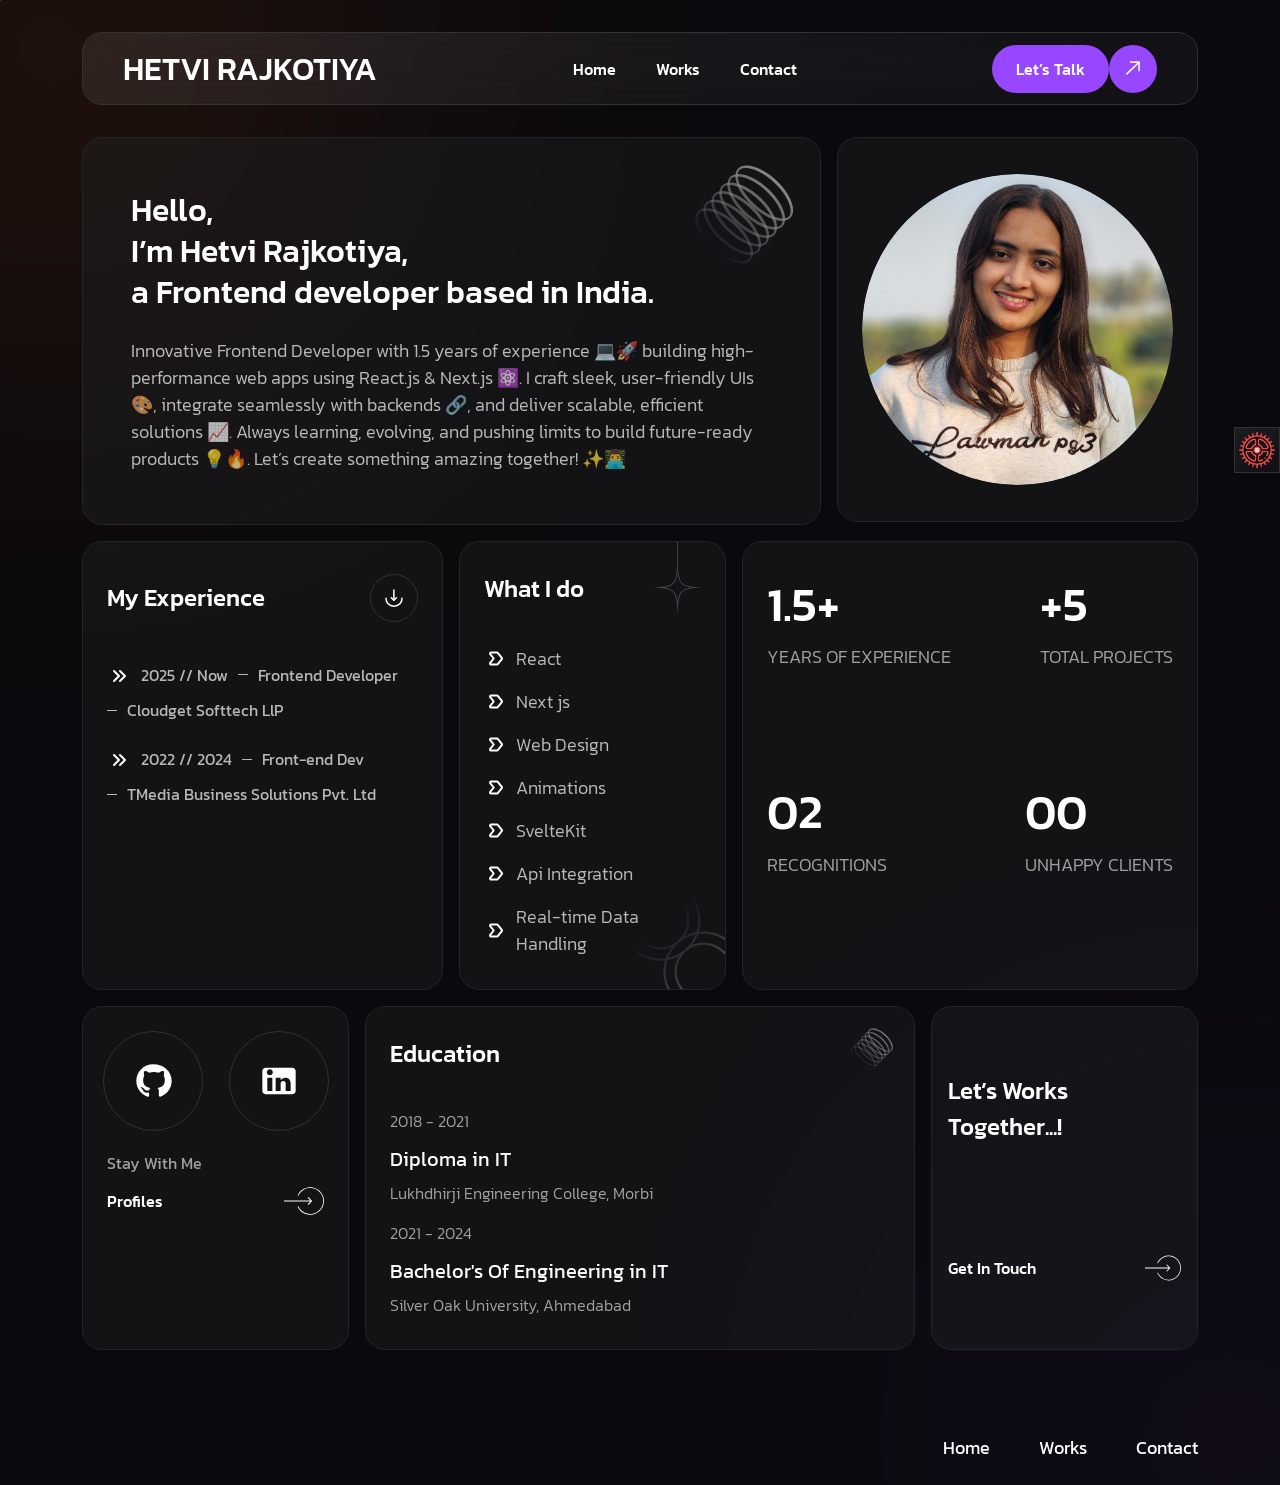
<file: index.html>
<!DOCTYPE html>
<html lang="en">
  <head>
    <!-- ==== Required Meta ==== -->
    <meta charset="UTF-8" />
    <meta http-equiv="X-UA-Compatible" content="IE=edge" />
    <meta name="viewport" content="width=device-width, initial-scale=1.0" />
    <!-- ==== #Keywords ==== -->
    <meta
      name="keywords"
      content="Hetvi - Protfolio"
    />
    <!-- ==== #Description ==== -->
    <meta name="description" content="Hetvi - Protfolio" />
    <!-- ==== #Title ==== -->
    <title>Hetvi - Protfolio</title>
    <!-- ==== #Favicon ==== -->
    <link
      rel="shortcut icon"
      href="assets/images/fav.png"
      type="image/x-icon"
    />

    <!-- ==== #aos animation ==== -->
    <link rel="stylesheet" href="assets/css/plugins/aos.css" />
    <!-- ==== #Iconsax ==== -->
    <link href="https://iconsax.gitlab.io/i/icons.css" rel="stylesheet" />
    <!-- ==== #style.min ==== -->
    <link rel="stylesheet" href="assets/css/style.min.css" />
  </head>

  <body class="position-relative">
    <!-- ==== preloader ==== -->
    <div id="preloader">
      <div class="layla-preloader text-center"></div>
    </div>
    <!-- ==== preloader ==== -->

    <!-- ==== Custom Curpor Pointer ==== -->
    <div class="mouse-follower">
      <span class="cursor-outline"></span>
      <span class="cursor-dot"></span>
    </div>
    <div class="text"></div>
    <!-- ==== Custom Curpor Pointer ==== -->

    <!-- ==== Common Body start ==== -->
    <main class="main body-bg overflow-hidden">
      <!-- ==== Dark Light Rtl Ltr Included ==== -->
      <div class="tigger-arrow">
        <div class="gear-icon">
          <img src="assets/images/gear.png" alt="img" />
        </div>
        <div class="tigger-property d-flex align-items-center pt-3 pb-3 px-6">
          <div class="box">
            <div class="rtl-ltr mb-2">
              <button
                class="direction--toggle fw_400 rtl-v n0-color position-relative cus-z1"
              >
                Rtl
              </button>
              <button class="direction--toggletwo fw_400 ltr-v">Ltr</button>
            </div>
            <a
              href="javascript:void(0)"
              class="mode--toggle gap-2 d-flex align-items-center position-relative cus-z1"
            >
              <span class="n0-color dk-v text-uppercase fw_400">Dark</span>
              <span class="n0-color lg-v text-uppercase fw_400">Light</span>
            </a>
          </div>
        </div>
      </div>
      <!-- ==== Dark Light Rtl Ltr Included ==== -->

      <!--Header Here-->
      <header
        class="header-section mb-xxl-15 mb-xl-8 mb-7 mt-xxl-15 mt-xl-8 mt-7 header-sectionone"
      >
        <div class="one__header">
          <div class="container">
            <div
              class="main-navbar"
              data-aos="fade-up"
              data-aos-duration="1000"
            >
              <nav class="navbar-custom">
               
                <div class="navbar-toggle-item">
                  <div
                    class="d-flex gap-5 flex-column flex-lg-row text-lg-start text-center align-items-start align-items-lg-center justify-content-center justify-content-between mt-5 mt-lg-0"
                  >
                    <div class="navbar-brand logo d-none d-lg-flex">
                      <a href="index.html">
                        <h4 class="fw_600 n0-color">
                          HETVI RAJKOTIYA<span class="s1-color"></span>
                        </h4>
                      </a>
                    </div>
                    <ul
                      class="custom-nav d-grid d-lg-flex gap-5 gap-lg-8 gap-xl-10 justify-content-lg-start"
                    >
                     
                      <li class="menu-item position-relative">
                        <a href="index.html"> Home </a>
                      </li>
                      <li class="menu-item position-relative">
                        <a href="project.html"> Works </a>
                      </li>
                      <li class="menu-item position-relative">
                        <a href="contact.html"> Contact </a>
                      </li>
                      <li class="menu-item position-relative d-lg-none">
                        <a href="error.html"> 404 </a>
                      </li>
                    </ul>
                    <div
                      class="d-flex justify-content-center m-auto m-lg-0 justify-content-lg-end"
                    >
                      <a
                        href="contact.html"
                        class="kewta-btn d-flex align-items-center"
                      >
                        <span class="kew-text"> Let’s Talk </span>
                        <span class="kew-arrow">
                          <div class="kt-one">
                            <svg
                              width="34"
                              height="34"
                              viewBox="0 0 34 34"
                              fill="none"
                              xmlns="http://www.w3.org/2000/svg"
                            >
                              <path
                                d="M14.5625 10.9336L23.1446 11.1277L22.9504 19.7098"
                                stroke="white"
                                stroke-width="1.5"
                                stroke-miterlimit="10"
                                stroke-linecap="round"
                                stroke-linejoin="round"
                              />
                              <path
                                d="M10.8516 22.875L23.0183 11.2466"
                                stroke="white"
                                stroke-width="1.5"
                                stroke-miterlimit="10"
                                stroke-linecap="round"
                                stroke-linejoin="round"
                              />
                            </svg>
                          </div>
                          <div class="kt-two">
                            <svg
                              width="34"
                              height="34"
                              viewBox="0 0 34 34"
                              fill="none"
                              xmlns="http://www.w3.org/2000/svg"
                            >
                              <path
                                d="M14.5625 10.9336L23.1446 11.1277L22.9504 19.7098"
                                stroke="white"
                                stroke-width="1.5"
                                stroke-miterlimit="10"
                                stroke-linecap="round"
                                stroke-linejoin="round"
                              />
                              <path
                                d="M10.8516 22.875L23.0183 11.2466"
                                stroke="white"
                                stroke-width="1.5"
                                stroke-miterlimit="10"
                                stroke-linecap="round"
                                stroke-linejoin="round"
                              />
                            </svg>
                          </div>
                        </span>
                      </a>
                    </div>
                  </div>
                </div>
              </nav>
            </div>
          </div>
        </div>
      </header>
      <!--Header End-->



      <!--body box-->
      <section
        class="body-box position-relative cus-z-1 pb-xxl-20 pb-xl-15 pb-lg-10 pb-9"
      >
        <div class="container">
          <div
            class="row mb-xxl-6 mb-4 flex-row-reverse justify-content-center g-xxl-6 g-4 g-xxl-6 g-4"
          >
            <div
              class="col-lg-4 col-md-5 col-sm-8"
              data-aos="zoom-in-up"
              data-aos-duration="1000"
            >
              <div
                class="cmn-box py-xxl-9 py-xl-9 py-lg-9 py-5 px-xxl-8 px-xl-6 px-lg-4 px-6"
                data-aos="zoom-in-down"
                data-aos-duration="2000"
              >
                <div
                  class="layla-thumb position-relative about-layla m-auto text-center"
                >
                  <img
                    src="assets/images/banner/hetvi.png"
                    alt="img"
                    class="rounded-circle"
                  />
                  <!-- <div class="layla-resize">
                    <img src="assets/images/global/hetvi.png" alt="img" />
                  </div> -->
                </div>
              </div>
            </div>
            <div class="col-lg-8">
              <div
                class="cmn-box py-xxl-13 py-md-13 py-8 px-xxl-15 px-md-12 px-4"
                data-aos="zoom-in-down"
                data-aos-duration="1400"
              >
                <img
                  src="assets/images/global/ring2.png"
                  alt="img"
                  class="s-shape2"
                />
                <div class="layla-infoabout text-center">
                  <h4 class="text-white mb-md-6 mb-4 fw_500">
                    <span class="d-block">Hello,</span>
                    I’m Hetvi Rajkotiya,
                    <span class="d-block">
                      a Frontend developer based in India.
                    </span>
                  </h4>
                  <p>
                    Innovative Frontend Developer with 1.5 years of experience 💻🚀 building high-performance web apps using React.js & Next.js ⚛️. I craft sleek, user-friendly UIs 🎨, integrate seamlessly with backends 🔗, and deliver scalable, efficient solutions 📈. Always learning, evolving, and pushing limits to build future-ready products 💡🔥. Let’s create something amazing together! ✨👨‍💻
                  </p>
                </div>
              </div>
            </div>
          </div>
          <div class="row g-xxl-6 g-4 mb-xxl-6 mb-4">
            <div
              class="col-xl-4 col-lg-6 col-md-6"
              data-aos="fade-down"
              data-aos-duration="1200"
            >
              <div
                class="cmn-box h-100 py-xxl-8 py-xl-8 py-lg-8 py-5 px-xxl-8 px-xl-6 px-lg-4 px-6"
              >
                <div
                  class="d-flex align-items-center justify-content-between mb-10"
                >
                  <h5 class="fw_500 n0-color">My Experience</h5>
                  <a
                    href="assets/images/banner/hetvi.png"
                    type="button"
                    class="exprience-download"
                    download
                  >
                    <svg
                      width="24"
                      height="24"
                      viewBox="0 0 24 24"
                      fill="none"
                      xmlns="http://www.w3.org/2000/svg"
                    >
                      <path
                        d="M9.32031 11.6797L11.8803 14.2397L14.4403 11.6797"
                        stroke="white"
                        stroke-width="1.5"
                        stroke-miterlimit="10"
                        stroke-linecap="round"
                        stroke-linejoin="round"
                      />
                      <path
                        d="M11.8828 4V14.17"
                        stroke="white"
                        stroke-width="1.5"
                        stroke-miterlimit="10"
                        stroke-linecap="round"
                        stroke-linejoin="round"
                      />
                      <path
                        d="M20 12.1797C20 16.5997 17 20.1797 12 20.1797C7 20.1797 4 16.5997 4 12.1797"
                        stroke="white"
                        stroke-width="1.5"
                        stroke-miterlimit="10"
                        stroke-linecap="round"
                        stroke-linejoin="round"
                      />
                    </svg>
                  </a>
                </div>
                <ul class="about-expritext">
                  <li>
                    <span>
                      <svg
                        width="24"
                        height="24"
                        viewBox="0 0 24 24"
                        fill="none"
                        xmlns="http://www.w3.org/2000/svg"
                      >
                        <path
                          d="M7 7L12 12L7 17M13 7L18 12L13 17"
                          stroke="white"
                          stroke-width="2"
                          stroke-linecap="round"
                          stroke-linejoin="round"
                        />
                      </svg>
                    </span>
                    <span class="n07"> 2025 // Now </span>
                    <span class="n07 nameta"> Frontend Developer </span>
                    <span class="n07 nameta"> Cloudget Softtech LlP </span>
                  </li>
                  <li>
                    <span>
                      <svg
                        width="24"
                        height="24"
                        viewBox="0 0 24 24"
                        fill="none"
                        xmlns="http://www.w3.org/2000/svg"
                      >
                        <path
                          d="M7 7L12 12L7 17M13 7L18 12L13 17"
                          stroke="white"
                          stroke-width="2"
                          stroke-linecap="round"
                          stroke-linejoin="round"
                        />
                      </svg>
                    </span>
                    <span class="n07"> 2022 // 2024 </span>
                    <span class="n07 nameta"> Front-end Dev </span>
                    <span class="n07 nameta">
                      TMedia Business Solutions Pvt. Ltd
                    </span>
                  </li>
                
                </ul>
              </div>
            </div>
            <div
              class="col-xl-3 col-lg-6 col-md-6"
              data-aos="fade-up"
              data-aos-duration="1400"
            >
              <div
                class="cmn-box h-100 py-xxl-8 py-xl-8 py-lg-8 py-5 px-xxl-8 px-xl-6 px-lg-4 px-6"
              >
                <h5 class="fw_500 n0-color mb-10">What I do</h5>
                <ul class="about-expritext about-expritext-two">
                  <li>
                    <span>
                      <svg
                        width="24"
                        height="25"
                        viewBox="0 0 24 25"
                        fill="none"
                        xmlns="http://www.w3.org/2000/svg"
                      >
                        <path
                          d="M7.00056 6.5L6.88856 6.506C6.71073 6.52594 6.54151 6.59323 6.39855 6.70086C6.25559 6.80848 6.14413 6.95249 6.0758 7.11787C6.00746 7.28325 5.98475 7.46394 6.01004 7.64108C6.03532 7.81823 6.10768 7.98535 6.21956 8.125L9.72056 12.5L6.22056 16.875C6.10284 17.022 6.02904 17.1993 6.00765 17.3864C5.98626 17.5736 6.01816 17.7629 6.09966 17.9327C6.18116 18.1025 6.30896 18.2459 6.46835 18.3462C6.62773 18.4466 6.81221 18.4999 7.00056 18.5H13.0006C13.1504 18.4999 13.2982 18.4662 13.4332 18.4013C13.5682 18.3363 13.6869 18.2419 13.7806 18.125L17.7806 13.125C17.9226 12.9476 17.9999 12.7272 17.9999 12.5C17.9999 12.2728 17.9226 12.0524 17.7806 11.875L13.7806 6.875C13.6869 6.75806 13.5682 6.66365 13.4332 6.59875C13.2982 6.53384 13.1504 6.50009 13.0006 6.5H7.00056Z"
                          stroke="white"
                          stroke-width="2"
                          stroke-linecap="round"
                          stroke-linejoin="round"
                        />
                      </svg>
                    </span>
                    <span class="n07 fs-six fw_300"> React </span>
                  </li>
                  <li>
                    <span>
                      <svg
                        width="24"
                        height="25"
                        viewBox="0 0 24 25"
                        fill="none"
                        xmlns="http://www.w3.org/2000/svg"
                      >
                        <path
                          d="M7.00056 6.5L6.88856 6.506C6.71073 6.52594 6.54151 6.59323 6.39855 6.70086C6.25559 6.80848 6.14413 6.95249 6.0758 7.11787C6.00746 7.28325 5.98475 7.46394 6.01004 7.64108C6.03532 7.81823 6.10768 7.98535 6.21956 8.125L9.72056 12.5L6.22056 16.875C6.10284 17.022 6.02904 17.1993 6.00765 17.3864C5.98626 17.5736 6.01816 17.7629 6.09966 17.9327C6.18116 18.1025 6.30896 18.2459 6.46835 18.3462C6.62773 18.4466 6.81221 18.4999 7.00056 18.5H13.0006C13.1504 18.4999 13.2982 18.4662 13.4332 18.4013C13.5682 18.3363 13.6869 18.2419 13.7806 18.125L17.7806 13.125C17.9226 12.9476 17.9999 12.7272 17.9999 12.5C17.9999 12.2728 17.9226 12.0524 17.7806 11.875L13.7806 6.875C13.6869 6.75806 13.5682 6.66365 13.4332 6.59875C13.2982 6.53384 13.1504 6.50009 13.0006 6.5H7.00056Z"
                          stroke="white"
                          stroke-width="2"
                          stroke-linecap="round"
                          stroke-linejoin="round"
                        />
                      </svg>
                    </span>
                    <span class="n07 fs-six fw_300"> Next js </span>
                  </li>
                  <li>
                    <span>
                      <svg
                        width="24"
                        height="25"
                        viewBox="0 0 24 25"
                        fill="none"
                        xmlns="http://www.w3.org/2000/svg"
                      >
                        <path
                          d="M7.00056 6.5L6.88856 6.506C6.71073 6.52594 6.54151 6.59323 6.39855 6.70086C6.25559 6.80848 6.14413 6.95249 6.0758 7.11787C6.00746 7.28325 5.98475 7.46394 6.01004 7.64108C6.03532 7.81823 6.10768 7.98535 6.21956 8.125L9.72056 12.5L6.22056 16.875C6.10284 17.022 6.02904 17.1993 6.00765 17.3864C5.98626 17.5736 6.01816 17.7629 6.09966 17.9327C6.18116 18.1025 6.30896 18.2459 6.46835 18.3462C6.62773 18.4466 6.81221 18.4999 7.00056 18.5H13.0006C13.1504 18.4999 13.2982 18.4662 13.4332 18.4013C13.5682 18.3363 13.6869 18.2419 13.7806 18.125L17.7806 13.125C17.9226 12.9476 17.9999 12.7272 17.9999 12.5C17.9999 12.2728 17.9226 12.0524 17.7806 11.875L13.7806 6.875C13.6869 6.75806 13.5682 6.66365 13.4332 6.59875C13.2982 6.53384 13.1504 6.50009 13.0006 6.5H7.00056Z"
                          stroke="white"
                          stroke-width="2"
                          stroke-linecap="round"
                          stroke-linejoin="round"
                        />
                      </svg>
                    </span>
                    <span class="n07 fs-six fw_300"> Web Design </span>
                  </li>
                  <li>
                    <span>
                      <svg
                        width="24"
                        height="25"
                        viewBox="0 0 24 25"
                        fill="none"
                        xmlns="http://www.w3.org/2000/svg"
                      >
                        <path
                          d="M7.00056 6.5L6.88856 6.506C6.71073 6.52594 6.54151 6.59323 6.39855 6.70086C6.25559 6.80848 6.14413 6.95249 6.0758 7.11787C6.00746 7.28325 5.98475 7.46394 6.01004 7.64108C6.03532 7.81823 6.10768 7.98535 6.21956 8.125L9.72056 12.5L6.22056 16.875C6.10284 17.022 6.02904 17.1993 6.00765 17.3864C5.98626 17.5736 6.01816 17.7629 6.09966 17.9327C6.18116 18.1025 6.30896 18.2459 6.46835 18.3462C6.62773 18.4466 6.81221 18.4999 7.00056 18.5H13.0006C13.1504 18.4999 13.2982 18.4662 13.4332 18.4013C13.5682 18.3363 13.6869 18.2419 13.7806 18.125L17.7806 13.125C17.9226 12.9476 17.9999 12.7272 17.9999 12.5C17.9999 12.2728 17.9226 12.0524 17.7806 11.875L13.7806 6.875C13.6869 6.75806 13.5682 6.66365 13.4332 6.59875C13.2982 6.53384 13.1504 6.50009 13.0006 6.5H7.00056Z"
                          stroke="white"
                          stroke-width="2"
                          stroke-linecap="round"
                          stroke-linejoin="round"
                        />
                      </svg>
                    </span>
                    <span class="n07 fs-six fw_300"> Animations </span>
                  </li>
                  <li>
                    <span>
                      <svg
                        width="24"
                        height="25"
                        viewBox="0 0 24 25"
                        fill="none"
                        xmlns="http://www.w3.org/2000/svg"
                      >
                        <path
                          d="M7.00056 6.5L6.88856 6.506C6.71073 6.52594 6.54151 6.59323 6.39855 6.70086C6.25559 6.80848 6.14413 6.95249 6.0758 7.11787C6.00746 7.28325 5.98475 7.46394 6.01004 7.64108C6.03532 7.81823 6.10768 7.98535 6.21956 8.125L9.72056 12.5L6.22056 16.875C6.10284 17.022 6.02904 17.1993 6.00765 17.3864C5.98626 17.5736 6.01816 17.7629 6.09966 17.9327C6.18116 18.1025 6.30896 18.2459 6.46835 18.3462C6.62773 18.4466 6.81221 18.4999 7.00056 18.5H13.0006C13.1504 18.4999 13.2982 18.4662 13.4332 18.4013C13.5682 18.3363 13.6869 18.2419 13.7806 18.125L17.7806 13.125C17.9226 12.9476 17.9999 12.7272 17.9999 12.5C17.9999 12.2728 17.9226 12.0524 17.7806 11.875L13.7806 6.875C13.6869 6.75806 13.5682 6.66365 13.4332 6.59875C13.2982 6.53384 13.1504 6.50009 13.0006 6.5H7.00056Z"
                          stroke="white"
                          stroke-width="2"
                          stroke-linecap="round"
                          stroke-linejoin="round"
                        />
                      </svg>
                    </span>
                    <span class="n07 fs-six fw_300"> SvelteKit </span>
                  </li>
                  <li>
                    <span>
                      <svg
                        width="24"
                        height="25"
                        viewBox="0 0 24 25"
                        fill="none"
                        xmlns="http://www.w3.org/2000/svg"
                      >
                        <path
                          d="M7.00056 6.5L6.88856 6.506C6.71073 6.52594 6.54151 6.59323 6.39855 6.70086C6.25559 6.80848 6.14413 6.95249 6.0758 7.11787C6.00746 7.28325 5.98475 7.46394 6.01004 7.64108C6.03532 7.81823 6.10768 7.98535 6.21956 8.125L9.72056 12.5L6.22056 16.875C6.10284 17.022 6.02904 17.1993 6.00765 17.3864C5.98626 17.5736 6.01816 17.7629 6.09966 17.9327C6.18116 18.1025 6.30896 18.2459 6.46835 18.3462C6.62773 18.4466 6.81221 18.4999 7.00056 18.5H13.0006C13.1504 18.4999 13.2982 18.4662 13.4332 18.4013C13.5682 18.3363 13.6869 18.2419 13.7806 18.125L17.7806 13.125C17.9226 12.9476 17.9999 12.7272 17.9999 12.5C17.9999 12.2728 17.9226 12.0524 17.7806 11.875L13.7806 6.875C13.6869 6.75806 13.5682 6.66365 13.4332 6.59875C13.2982 6.53384 13.1504 6.50009 13.0006 6.5H7.00056Z"
                          stroke="white"
                          stroke-width="2"
                          stroke-linecap="round"
                          stroke-linejoin="round"
                        />
                      </svg>
                    </span>
                    <span class="n07 fs-six fw_300"> Api Integration </span>
                  </li>
          
                  <li>
                    <span>
                      <svg
                        width="24"
                        height="25"
                        viewBox="0 0 24 25"
                        fill="none"
                        xmlns="http://www.w3.org/2000/svg"
                      >
                        <path
                          d="M7.00056 6.5L6.88856 6.506C6.71073 6.52594 6.54151 6.59323 6.39855 6.70086C6.25559 6.80848 6.14413 6.95249 6.0758 7.11787C6.00746 7.28325 5.98475 7.46394 6.01004 7.64108C6.03532 7.81823 6.10768 7.98535 6.21956 8.125L9.72056 12.5L6.22056 16.875C6.10284 17.022 6.02904 17.1993 6.00765 17.3864C5.98626 17.5736 6.01816 17.7629 6.09966 17.9327C6.18116 18.1025 6.30896 18.2459 6.46835 18.3462C6.62773 18.4466 6.81221 18.4999 7.00056 18.5H13.0006C13.1504 18.4999 13.2982 18.4662 13.4332 18.4013C13.5682 18.3363 13.6869 18.2419 13.7806 18.125L17.7806 13.125C17.9226 12.9476 17.9999 12.7272 17.9999 12.5C17.9999 12.2728 17.9226 12.0524 17.7806 11.875L13.7806 6.875C13.6869 6.75806 13.5682 6.66365 13.4332 6.59875C13.2982 6.53384 13.1504 6.50009 13.0006 6.5H7.00056Z"
                          stroke="white"
                          stroke-width="2"
                          stroke-linecap="round"
                          stroke-linejoin="round"
                        />
                      </svg>
                    </span>
                    <span class="n07 fs-six fw_300"> Real-time Data   </br> Handling </span>
                  </li>

                </ul>
                <img
                  src="assets/images/global/s-shape1rotate.png"
                  alt="img"
                  class="s-shape2rotate"
                />
                <img
                  src="assets/images/global/s-shape3.png"
                  alt="img"
                  class="s-shape3"
                />
              </div>
            </div>
            <div class="col-xl-5" data-aos="fade-down" data-aos-duration="1800">
              <div
                class="cmn-box h-100 about-countexprience-wrap py-xxl-8 py-xl-8 py-lg-8 py-5 px-xxl-8 px-xl-6 px-lg-4 px-6"
              >
                <div class="expri-items-box about-items-counter">
                  <h2 class="fw_600 n0-color mb-2">1.5+</h2>
                  <span
                    class="expri-clr text-uppercase n00-color fw_300 fs-six"
                  >
                    YEARS OF EXPERIENCE
                  </span>
                </div>
                <div class="expri-items-box about-items-counter">
                  <h2 class="fw_600 n0-color mb-2">+5</h2>
                  <span
                    class="expri-clr text-uppercase n00-color fw_300 fs-six"
                  >
                    TOTAL PROJECTS
                  </span>
                </div>
                <div class="expri-items-box about-items-counter">
                  <h2 class="fw_600 n0-color mb-2">02</h2>
                  <span
                    class="expri-clr text-uppercase n00-color fw_300 fs-six"
                  >
                    RECOGNITIONS
                  </span>
                </div>
                <div class="expri-items-box about-items-counter">
                  <h2 class="fw_600 n0-color mb-2">00</h2>
                  <span
                    class="expri-clr text-uppercase n00-color fw_300 fs-six"
                  >
                    UNHAPPY CLIENTS
                  </span>
                </div>
              </div>
            </div>
          </div>
          <div class="row g-xxl-6 g-4">
            <div
              class="col-lg-3 col-md-6"
              data-aos="zoom-in-down"
              data-aos-duration="1400"
            >
              <div
                class="text-center h-100 cmn-box position-relative pt-xxl-7 pt-xl-6 pt-5 pb-xxl-6 pb-xl-8 pb-5 px-xxl-8 px-xl-6 px-lg-4 px-4"
              >
                <ul class="body-social body-socialtwo body-social-sliceabout">                                
                  <li>
                    <a href="https://github.com/" class="soci">
                      <svg
                        width="40"
                        height="40"
                        viewBox="0 0 40 40"
                        fill="none"
                        xmlns="http://www.w3.org/2000/svg"
                      >
                        <!-- GitHub Icon -->
                        <path
                          d="M20 3.33398C10.8 3.33398 3.33337 10.8006 3.33337 20.0006C3.33337 27.3006 8.10004 33.5006 14.7667 35.6673C15.7667 35.8673 16.1 35.2673 16.1 34.7673C16.1 34.3006 16.0667 32.9006 16.0667 31.534C11.6667 32.334 10.5 30.534 10.1667 29.6006C9.96671 29.134 9.10004 27.8006 8.33337 27.334C7.70004 26.9673 6.70004 26.1673 8.30004 26.134C9.80004 26.1006 10.8667 27.334 11.2 27.8006C12.8667 30.2673 15.4 29.6673 16.1667 29.1673C16.3667 28.134 16.9667 27.434 17.6334 27.034C13.9667 26.634 10.1334 25.2006 10.1334 18.8673C10.1334 17.034 10.8667 15.534 11.2334 14.4006C11.0334 14.0006 10.3667 12.334 11.4 10.0673C11.4 10.0673 12.9667 9.56732 16.0667 11.7673C17.6334 11.334 19.3 11.1173 20.9667 11.1173C22.6334 11.1173 24.3 11.334 25.8667 11.7673C29 9.53398 30.5667 10.0673 30.5667 10.0673C31.6 12.334 30.9334 14.0006 30.7334 14.4006C31.1334 15.534 31.8334 17.0006 31.8334 18.8673C31.8334 25.234 28 26.634 24.3334 27.034C25.1667 27.534 25.8667 28.5006 25.8667 30.034C25.8667 32.2006 25.8334 34.134 25.8334 34.7673C25.8334 35.2673 26.1667 35.9006 27.1667 35.6673C33.9 33.5006 38.6667 27.334 38.6667 20.0006C38.6667 10.8006 31.2 3.33398 20 3.33398Z"
                          fill="white"
                        />
                      </svg>
                      <span class="shape-icon">
                        <img
                          src="assets/images/global/social-hover.png"
                          alt="img"
                        />
                      </span>
                    </a>
                  </li>
                  <li>
                    <a href="https://www.linkedin.com/in/hetvi-rajkotiya2002/" class="soci">
                      <svg
                        width="40"
                        height="40"
                        viewBox="0 0 40 40"
                        fill="none"
                        xmlns="http://www.w3.org/2000/svg"
                      >
                        <!-- LinkedIn Icon -->
                        <path
                          d="M33.3333 6.66732H6.66667C5 6.66732 3.33333 8.33398 3.33333 10.0007V30.0007C3.33333 31.6673 5 33.334 6.66667 33.334H33.3333C35 33.334 36.6667 31.6673 36.6667 30.0007V10.0007C36.6667 8.33398 35 6.66732 33.3333 6.66732ZM13.3333 30.0007H8.33333V16.6673H13.3333V30.0007ZM10.8333 14.1673C9.16667 14.1673 7.83333 12.834 7.83333 11.1673C7.83333 9.50065 9.16667 8.16732 10.8333 8.16732C12.5 8.16732 13.8333 9.50065 13.8333 11.1673C13.8333 12.834 12.5 14.1673 10.8333 14.1673ZM31.6667 30.0007H26.6667V22.5007C26.6667 19.1673 21.6667 19.5007 21.6667 22.5007V30.0007H16.6667V16.6673H21.6667V19.1673C23.8333 15.5007 31.6667 15.334 31.6667 22.5007V30.0007Z"
                          fill="white"
                        />
                      </svg>
                      <span class="shape-icon">
                        <img
                          src="assets/images/global/social-hover.png"
                          alt="img"
                        />
                      </span>
                    </a>
                  </li>
                </ul>
                <div class="stay mt-xxl-5 mt-xl-5 mt-lg-10 mt-12">
                  <a
                    href="index.html"
                    class="d-flex stay-with justify-content-start n06"
                  >
                    Stay With Me
                  </a>
                  <a
                    href="index.html"
                    class="d-flex mt-2 cmn-footarrow align-items-center justify-content-between"
                  >
                    <span class="fw_500 fs-seven n0-color fs-seven fw_300">
                      Profiles
                    </span>
                    <span class="cmn-svg40">
                      <svg
                        width="58"
                        height="40"
                        viewBox="0 0 58 40"
                        fill="none"
                        xmlns="http://www.w3.org/2000/svg"
                      >
                        <path
                          d="M19.7674 28.2202C21.6527 32.4019 24.9182 35.8085 29.0165 37.8689C33.1148 39.9293 37.7968 40.5183 42.2777 39.5372C46.7587 38.5561 50.7661 36.0645 53.6285 32.48C56.4908 28.8955 58.034 24.4361 57.9994 19.8492C57.9648 15.2622 56.3545 10.8266 53.4385 7.28568C50.5224 3.74481 46.4778 1.31394 41.9825 0.400527C37.4873 -0.512885 32.8147 0.146678 28.748 2.26866C24.6812 4.39065 21.4675 7.84608 19.6455 12.0558L20.7467 12.5324C22.4595 8.57532 25.4804 5.32721 29.3031 3.33255C33.1259 1.33788 37.5181 0.717889 41.7436 1.5765C45.9691 2.4351 49.771 4.72012 52.5122 8.04854C55.2533 11.377 56.7669 15.5465 56.7995 19.8582C56.832 24.1699 55.3814 28.3618 52.6908 31.7312C50.0002 35.1006 46.2331 37.4427 42.0211 38.3649C37.809 39.2872 33.4079 38.7335 29.5555 36.7967C25.7031 34.86 22.6335 31.6578 20.8613 27.727L19.7674 28.2202Z"
                          fill="white"
                        />
                        <path
                          d="M40.5303 20.5303C40.8232 20.2374 40.8232 19.7626 40.5303 19.4697L35.7574 14.6967C35.4645 14.4038 34.9896 14.4038 34.6967 14.6967C34.4038 14.9896 34.4038 15.4645 34.6967 15.7574L38.9393 20L34.6967 24.2426C34.4038 24.5355 34.4038 25.0104 34.6967 25.3033C34.9896 25.5962 35.4645 25.5962 35.7574 25.3033L40.5303 20.5303ZM-6.55671e-08 20.75L40 20.75L40 19.25L6.55671e-08 19.25L-6.55671e-08 20.75Z"
                          fill="white"
                        />
                      </svg>
                    </span>
                  </a>
                </div>
              </div>
            </div>
            <div
              class="col-lg-6 order-first order-lg-0"
              data-aos="zoom-in-up"
              data-aos-duration="1400"
            >
              <div
                class="cmn-box about-education-box h-100 py-xxl-7 py-xl-8 py-lg-8 py-5 px-xxl-8 px-xl-6 px-lg-4 px-6"
              >
                <img
                  src="assets/images/global/ring2.png"
                  alt="img"
                  class="s-shape2"
                />
                <h5 class="fw_500 n0-color mb-10">Education</h5>
                <div
                  class="d-flex flex-wrap gap-4 align-items-center justify-content-between"
                >
                  <div class="edu-text-box">
                    <span class="mb-3 d-block fs-seven fw_300 n06">
                      2018 - 2021
                    </span>
                    <span class="fs20 mb-2 d-block n0-color">
                        Diploma in IT
                    </span>
                    <span class="d-block fs-seven fw_300 n06">
                        Lukhdhirji Engineering College, Morbi
                    </span>
                  </div>
                  <div class="edu-text-box">
                    <span class="mb-3 d-block fs-seven fw_300 n06">
                      2021 - 2024
                    </span>
                    <span class="fs20 mb-2 d-block n0-color">
                        Bachelor's Of Engineering in IT
                    </span>
                    <span class="d-block fs-seven fw_300 n06">
                        Silver Oak University, Ahmedabad
                    </span>
                  </div>
                </div>
              </div>
            </div>
            <div
              class="col-lg-3 col-md-6 position-relative cus-z1"
              data-aos="zoom-in-down"
              data-aos-duration="1400"
            >
              <a
                href="contact.html"
                class="common-serbox position-relative cus-z1 d-flex align-items-center justify-content-center h-100 d-block cmn-box py-xl-8 py-4 px-xxl-6 px-xxl-6 px-lg-4 px-4"
              >
                <span>
                  <span
                    class="d-block mb-109 fw_500 fs-five n0-color work-respon"
                  >
                    Let’s Works Together...!
                  </span>
                  <span
                    class="d-flex cmn-footarrow get-respons-1199 align-items-center justify-content-between"
                  >
                    <span class="fw_500 fs-seven n0-color"> Get In Touch </span>
                    <svg
                      width="58"
                      height="40"
                      viewBox="0 0 58 40"
                      fill="none"
                      xmlns="http://www.w3.org/2000/svg"
                    >
                      <path
                        d="M19.7674 28.2202C21.6527 32.4019 24.9182 35.8085 29.0165 37.8689C33.1148 39.9293 37.7968 40.5183 42.2777 39.5372C46.7587 38.5561 50.7661 36.0645 53.6285 32.48C56.4908 28.8955 58.034 24.4361 57.9994 19.8492C57.9648 15.2622 56.3545 10.8266 53.4385 7.28568C50.5224 3.74481 46.4778 1.31394 41.9825 0.400527C37.4873 -0.512885 32.8147 0.146678 28.748 2.26866C24.6812 4.39065 21.4675 7.84608 19.6455 12.0558L20.7467 12.5324C22.4595 8.57532 25.4804 5.32721 29.3031 3.33255C33.1259 1.33788 37.5181 0.717889 41.7436 1.5765C45.9691 2.4351 49.771 4.72012 52.5122 8.04854C55.2533 11.377 56.7669 15.5465 56.7995 19.8582C56.832 24.1699 55.3814 28.3618 52.6908 31.7312C50.0002 35.1006 46.2331 37.4427 42.0211 38.3649C37.809 39.2872 33.4079 38.7335 29.5555 36.7967C25.7031 34.86 22.6335 31.6578 20.8613 27.727L19.7674 28.2202Z"
                        fill="white"
                      />
                      <path
                        d="M40.5303 20.5303C40.8232 20.2374 40.8232 19.7626 40.5303 19.4697L35.7574 14.6967C35.4645 14.4038 34.9896 14.4038 34.6967 14.6967C34.4038 14.9896 34.4038 15.4645 34.6967 15.7574L38.9393 20L34.6967 24.2426C34.4038 24.5355 34.4038 25.0104 34.6967 25.3033C34.9896 25.5962 35.4645 25.5962 35.7574 25.3033L40.5303 20.5303ZM-6.55671e-08 20.75L40 20.75L40 19.25L6.55671e-08 19.25L-6.55671e-08 20.75Z"
                        fill="white"
                      />
                    </svg>
                  </span>
                </span>
              </a>
            </div>
          </div>
        </div>
      </section>
      <!--body box-->

      <!--Footer Here-->
      <footer class="footer position-relative py-xxl-8 py-6">
        <div class="container">
          <div
            class="footer-wrap d-grid gap-4 justify-content-center d-lg-flex align-items-center justify-content-lg-end"
          >
            
            <ul
              class="footer-link justify-content-center flex-wrap position-relative cus-z1"
            >
              
              <li>
                <a href="index.html"> Home </a>
              </li>
              <li>
                <a href="project.html"> Works </a>
              </li>
              <li>
                <a href="contact.html"> Contact </a>
              </li>
            </ul>
          </div>
        </div>
      </footer>
      <!--Footer End-->
    </main>
    <!-- ==== Common Body End ==== -->

    <!-- ==== js Jquery start ==== -->
    <script src="assets/js/plugins/jquery.js"></script>
    <!-- ==== js Bootstrap start ==== -->
    <script src="assets/js/plugins/bootstrap.js"></script>
    <!-- ==== js Aos Animation start ==== -->
    <script src="assets/js/plugins/aos.js"></script>
    <!-- ==== js Magnificpopup start ==== -->
    <script src="assets/js/plugins/magnific-popup.js"></script>
    <!-- ==== js Swiper start ==== -->
    <script src="assets/js/plugins/swiper.js"></script>
    <!-- ==== js Odometer start ==== -->
    <script src="assets/js/plugins/odometer.js"></script>
    <!-- ==== js Mian start ==== -->
    <script src="assets/js/main.js"></script>
  </body>
</html>
</file>
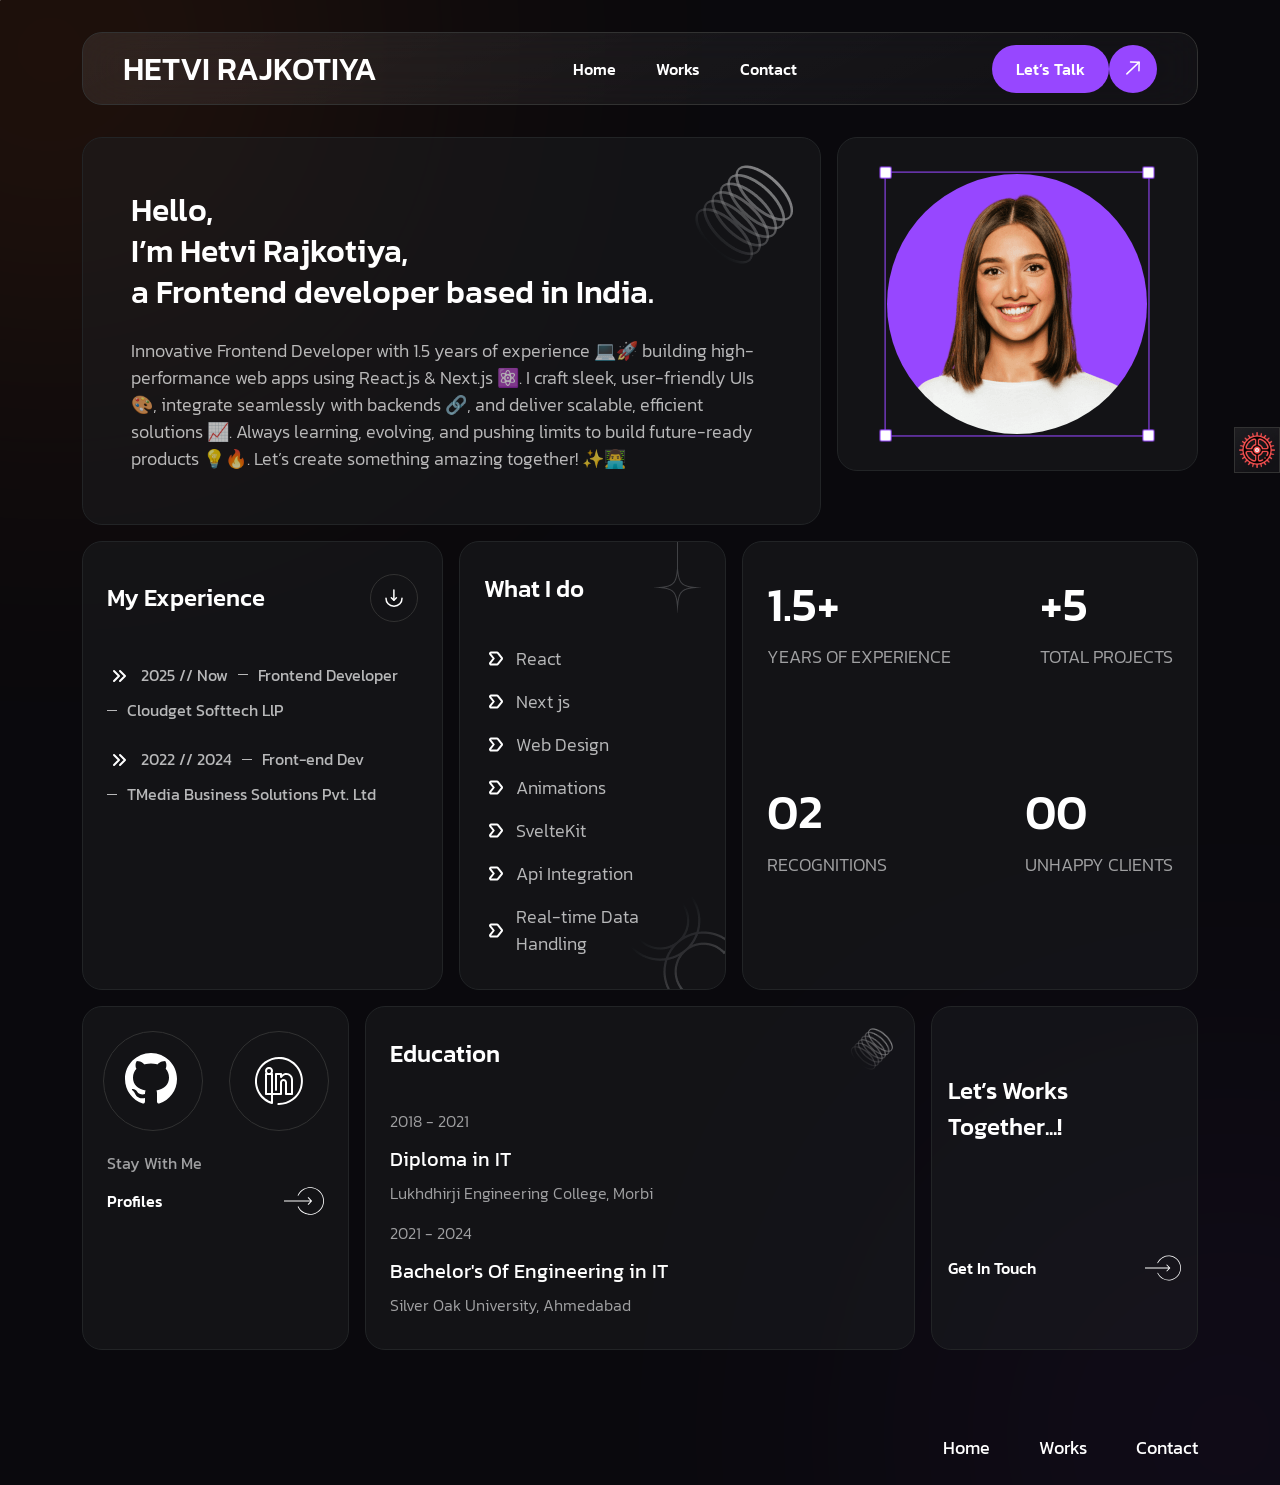
<file: portfolio/index.html>
<!DOCTYPE html>
<html lang="en">
  <head>
    <!-- ==== Required Meta ==== -->
    <meta charset="UTF-8" />
    <meta http-equiv="X-UA-Compatible" content="IE=edge" />
    <meta name="viewport" content="width=device-width, initial-scale=1.0" />
    <!-- ==== #Keywords ==== -->
    <meta
      name="keywords"
      content="Hetvi - Protfolio"
    />
    <!-- ==== #Description ==== -->
    <meta name="description" content="Hetvi - Protfolio" />
    <!-- ==== #Title ==== -->
    <title>Hetvi - Protfolio</title>
    <!-- ==== #Favicon ==== -->
    <link
      rel="shortcut icon"
      href="assets/images/fav.png"
      type="image/x-icon"
    />

    <!-- ==== #aos animation ==== -->
    <link rel="stylesheet" href="assets/css/plugins/aos.css" />
    <!-- ==== #Iconsax ==== -->
    <link href="https://iconsax.gitlab.io/i/icons.css" rel="stylesheet" />
    <!-- ==== #style.min ==== -->
    <link rel="stylesheet" href="assets/css/style.min.css" />
  </head>

  <body class="position-relative">
    <!-- ==== preloader ==== -->
    <div id="preloader">
      <div class="layla-preloader text-center"></div>
    </div>
    <!-- ==== preloader ==== -->

    <!-- ==== Custom Curpor Pointer ==== -->
    <div class="mouse-follower">
      <span class="cursor-outline"></span>
      <span class="cursor-dot"></span>
    </div>
    <div class="text"></div>
    <!-- ==== Custom Curpor Pointer ==== -->

    <!-- ==== Common Body start ==== -->
    <main class="main body-bg overflow-hidden">
      <!-- ==== Dark Light Rtl Ltr Included ==== -->
      <div class="tigger-arrow">
        <div class="gear-icon">
          <img src="assets/images/gear.png" alt="img" />
        </div>
        <div class="tigger-property d-flex align-items-center pt-3 pb-3 px-6">
          <div class="box">
            <div class="rtl-ltr mb-2">
              <button
                class="direction--toggle fw_400 rtl-v n0-color position-relative cus-z1"
              >
                Rtl
              </button>
              <button class="direction--toggletwo fw_400 ltr-v">Ltr</button>
            </div>
            <a
              href="javascript:void(0)"
              class="mode--toggle gap-2 d-flex align-items-center position-relative cus-z1"
            >
              <span class="n0-color dk-v text-uppercase fw_400">Dark</span>
              <span class="n0-color lg-v text-uppercase fw_400">Light</span>
            </a>
          </div>
        </div>
      </div>
      <!-- ==== Dark Light Rtl Ltr Included ==== -->

      <!--Header Here-->
      <header
        class="header-section mb-xxl-15 mb-xl-8 mb-7 mt-xxl-15 mt-xl-8 mt-7 header-sectionone"
      >
        <div class="one__header">
          <div class="container">
            <div
              class="main-navbar"
              data-aos="fade-up"
              data-aos-duration="1000"
            >
              <nav class="navbar-custom">
               
                <div class="navbar-toggle-item">
                  <div
                    class="d-flex gap-5 flex-column flex-lg-row text-lg-start text-center align-items-start align-items-lg-center justify-content-center justify-content-between mt-5 mt-lg-0"
                  >
                    <div class="navbar-brand logo d-none d-lg-flex">
                      <a href="about.html">
                        <h4 class="fw_600 n0-color">
                          HETVI RAJKOTIYA<span class="s1-color"></span>
                        </h4>
                      </a>
                    </div>
                    <ul
                      class="custom-nav d-grid d-lg-flex gap-5 gap-lg-8 gap-xl-10 justify-content-lg-start"
                    >
                     
                      <li class="menu-item position-relative">
                        <a href="about.html"> Home </a>
                      </li>
                      <li class="menu-item position-relative">
                        <a href="project.html"> Works </a>
                      </li>
                      <li class="menu-item position-relative">
                        <a href="contact.html"> Contact </a>
                      </li>
                      <li class="menu-item position-relative d-lg-none">
                        <a href="error.html"> 404 </a>
                      </li>
                    </ul>
                    <div
                      class="d-flex justify-content-center m-auto m-lg-0 justify-content-lg-end"
                    >
                      <a
                        href="contact.html"
                        class="kewta-btn d-flex align-items-center"
                      >
                        <span class="kew-text"> Let’s Talk </span>
                        <span class="kew-arrow">
                          <div class="kt-one">
                            <svg
                              width="34"
                              height="34"
                              viewBox="0 0 34 34"
                              fill="none"
                              xmlns="http://www.w3.org/2000/svg"
                            >
                              <path
                                d="M14.5625 10.9336L23.1446 11.1277L22.9504 19.7098"
                                stroke="white"
                                stroke-width="1.5"
                                stroke-miterlimit="10"
                                stroke-linecap="round"
                                stroke-linejoin="round"
                              />
                              <path
                                d="M10.8516 22.875L23.0183 11.2466"
                                stroke="white"
                                stroke-width="1.5"
                                stroke-miterlimit="10"
                                stroke-linecap="round"
                                stroke-linejoin="round"
                              />
                            </svg>
                          </div>
                          <div class="kt-two">
                            <svg
                              width="34"
                              height="34"
                              viewBox="0 0 34 34"
                              fill="none"
                              xmlns="http://www.w3.org/2000/svg"
                            >
                              <path
                                d="M14.5625 10.9336L23.1446 11.1277L22.9504 19.7098"
                                stroke="white"
                                stroke-width="1.5"
                                stroke-miterlimit="10"
                                stroke-linecap="round"
                                stroke-linejoin="round"
                              />
                              <path
                                d="M10.8516 22.875L23.0183 11.2466"
                                stroke="white"
                                stroke-width="1.5"
                                stroke-miterlimit="10"
                                stroke-linecap="round"
                                stroke-linejoin="round"
                              />
                            </svg>
                          </div>
                        </span>
                      </a>
                    </div>
                  </div>
                </div>
              </nav>
            </div>
          </div>
        </div>
      </header>
      <!--Header End-->



      <!--body box-->
      <section
        class="body-box position-relative cus-z-1 pb-xxl-20 pb-xl-15 pb-lg-10 pb-9"
      >
        <div class="container">
          <div
            class="row mb-xxl-6 mb-4 flex-row-reverse justify-content-center g-xxl-6 g-4 g-xxl-6 g-4"
          >
            <div
              class="col-lg-4 col-md-5 col-sm-8"
              data-aos="zoom-in-up"
              data-aos-duration="1000"
            >
              <div
                class="cmn-box py-xxl-9 py-xl-9 py-lg-9 py-5 px-xxl-8 px-xl-6 px-lg-4 px-6"
                data-aos="zoom-in-down"
                data-aos-duration="2000"
              >
                <div
                  class="layla-thumb position-relative about-layla m-auto text-center"
                >
                  <img
                    src="assets/images/banner/layla-pro.png"
                    alt="img"
                    class="radius100"
                  />
                  <div class="layla-resize">
                    <img src="assets/images/global/img-resize.png" alt="img" />
                  </div>
                </div>
              </div>
            </div>
            <div class="col-lg-8">
              <div
                class="cmn-box py-xxl-13 py-md-13 py-8 px-xxl-15 px-md-12 px-4"
                data-aos="zoom-in-down"
                data-aos-duration="1400"
              >
                <img
                  src="assets/images/global/ring2.png"
                  alt="img"
                  class="s-shape2"
                />
                <div class="layla-infoabout text-center">
                  <h4 class="text-white mb-md-6 mb-4 fw_500">
                    <span class="d-block">Hello,</span>
                    I’m Hetvi Rajkotiya,
                    <span class="d-block">
                      a Frontend developer based in India.
                    </span>
                  </h4>
                  <p>
                    Innovative Frontend Developer with 1.5 years of experience 💻🚀 building high-performance web apps using React.js & Next.js ⚛️. I craft sleek, user-friendly UIs 🎨, integrate seamlessly with backends 🔗, and deliver scalable, efficient solutions 📈. Always learning, evolving, and pushing limits to build future-ready products 💡🔥. Let’s create something amazing together! ✨👨‍💻
                  </p>
                </div>
              </div>
            </div>
          </div>
          <div class="row g-xxl-6 g-4 mb-xxl-6 mb-4">
            <div
              class="col-xl-4 col-lg-6 col-md-6"
              data-aos="fade-down"
              data-aos-duration="1200"
            >
              <div
                class="cmn-box h-100 py-xxl-8 py-xl-8 py-lg-8 py-5 px-xxl-8 px-xl-6 px-lg-4 px-6"
              >
                <div
                  class="d-flex align-items-center justify-content-between mb-10"
                >
                  <h5 class="fw_500 n0-color">My Experience</h5>
                  <a
                    href="assets/images/banner/layla-wife.png"
                    type="button"
                    class="exprience-download"
                    download
                  >
                    <svg
                      width="24"
                      height="24"
                      viewBox="0 0 24 24"
                      fill="none"
                      xmlns="http://www.w3.org/2000/svg"
                    >
                      <path
                        d="M9.32031 11.6797L11.8803 14.2397L14.4403 11.6797"
                        stroke="white"
                        stroke-width="1.5"
                        stroke-miterlimit="10"
                        stroke-linecap="round"
                        stroke-linejoin="round"
                      />
                      <path
                        d="M11.8828 4V14.17"
                        stroke="white"
                        stroke-width="1.5"
                        stroke-miterlimit="10"
                        stroke-linecap="round"
                        stroke-linejoin="round"
                      />
                      <path
                        d="M20 12.1797C20 16.5997 17 20.1797 12 20.1797C7 20.1797 4 16.5997 4 12.1797"
                        stroke="white"
                        stroke-width="1.5"
                        stroke-miterlimit="10"
                        stroke-linecap="round"
                        stroke-linejoin="round"
                      />
                    </svg>
                  </a>
                </div>
                <ul class="about-expritext">
                  <li>
                    <span>
                      <svg
                        width="24"
                        height="24"
                        viewBox="0 0 24 24"
                        fill="none"
                        xmlns="http://www.w3.org/2000/svg"
                      >
                        <path
                          d="M7 7L12 12L7 17M13 7L18 12L13 17"
                          stroke="white"
                          stroke-width="2"
                          stroke-linecap="round"
                          stroke-linejoin="round"
                        />
                      </svg>
                    </span>
                    <span class="n07"> 2025 // Now </span>
                    <span class="n07 nameta"> Frontend Developer </span>
                    <span class="n07 nameta"> Cloudget Softtech LlP </span>
                  </li>
                  <li>
                    <span>
                      <svg
                        width="24"
                        height="24"
                        viewBox="0 0 24 24"
                        fill="none"
                        xmlns="http://www.w3.org/2000/svg"
                      >
                        <path
                          d="M7 7L12 12L7 17M13 7L18 12L13 17"
                          stroke="white"
                          stroke-width="2"
                          stroke-linecap="round"
                          stroke-linejoin="round"
                        />
                      </svg>
                    </span>
                    <span class="n07"> 2022 // 2024 </span>
                    <span class="n07 nameta"> Front-end Dev </span>
                    <span class="n07 nameta">
                      TMedia Business Solutions Pvt. Ltd
                    </span>
                  </li>
                
                </ul>
              </div>
            </div>
            <div
              class="col-xl-3 col-lg-6 col-md-6"
              data-aos="fade-up"
              data-aos-duration="1400"
            >
              <div
                class="cmn-box h-100 py-xxl-8 py-xl-8 py-lg-8 py-5 px-xxl-8 px-xl-6 px-lg-4 px-6"
              >
                <h5 class="fw_500 n0-color mb-10">What I do</h5>
                <ul class="about-expritext about-expritext-two">
                  <li>
                    <span>
                      <svg
                        width="24"
                        height="25"
                        viewBox="0 0 24 25"
                        fill="none"
                        xmlns="http://www.w3.org/2000/svg"
                      >
                        <path
                          d="M7.00056 6.5L6.88856 6.506C6.71073 6.52594 6.54151 6.59323 6.39855 6.70086C6.25559 6.80848 6.14413 6.95249 6.0758 7.11787C6.00746 7.28325 5.98475 7.46394 6.01004 7.64108C6.03532 7.81823 6.10768 7.98535 6.21956 8.125L9.72056 12.5L6.22056 16.875C6.10284 17.022 6.02904 17.1993 6.00765 17.3864C5.98626 17.5736 6.01816 17.7629 6.09966 17.9327C6.18116 18.1025 6.30896 18.2459 6.46835 18.3462C6.62773 18.4466 6.81221 18.4999 7.00056 18.5H13.0006C13.1504 18.4999 13.2982 18.4662 13.4332 18.4013C13.5682 18.3363 13.6869 18.2419 13.7806 18.125L17.7806 13.125C17.9226 12.9476 17.9999 12.7272 17.9999 12.5C17.9999 12.2728 17.9226 12.0524 17.7806 11.875L13.7806 6.875C13.6869 6.75806 13.5682 6.66365 13.4332 6.59875C13.2982 6.53384 13.1504 6.50009 13.0006 6.5H7.00056Z"
                          stroke="white"
                          stroke-width="2"
                          stroke-linecap="round"
                          stroke-linejoin="round"
                        />
                      </svg>
                    </span>
                    <span class="n07 fs-six fw_300"> React </span>
                  </li>
                  <li>
                    <span>
                      <svg
                        width="24"
                        height="25"
                        viewBox="0 0 24 25"
                        fill="none"
                        xmlns="http://www.w3.org/2000/svg"
                      >
                        <path
                          d="M7.00056 6.5L6.88856 6.506C6.71073 6.52594 6.54151 6.59323 6.39855 6.70086C6.25559 6.80848 6.14413 6.95249 6.0758 7.11787C6.00746 7.28325 5.98475 7.46394 6.01004 7.64108C6.03532 7.81823 6.10768 7.98535 6.21956 8.125L9.72056 12.5L6.22056 16.875C6.10284 17.022 6.02904 17.1993 6.00765 17.3864C5.98626 17.5736 6.01816 17.7629 6.09966 17.9327C6.18116 18.1025 6.30896 18.2459 6.46835 18.3462C6.62773 18.4466 6.81221 18.4999 7.00056 18.5H13.0006C13.1504 18.4999 13.2982 18.4662 13.4332 18.4013C13.5682 18.3363 13.6869 18.2419 13.7806 18.125L17.7806 13.125C17.9226 12.9476 17.9999 12.7272 17.9999 12.5C17.9999 12.2728 17.9226 12.0524 17.7806 11.875L13.7806 6.875C13.6869 6.75806 13.5682 6.66365 13.4332 6.59875C13.2982 6.53384 13.1504 6.50009 13.0006 6.5H7.00056Z"
                          stroke="white"
                          stroke-width="2"
                          stroke-linecap="round"
                          stroke-linejoin="round"
                        />
                      </svg>
                    </span>
                    <span class="n07 fs-six fw_300"> Next js </span>
                  </li>
                  <li>
                    <span>
                      <svg
                        width="24"
                        height="25"
                        viewBox="0 0 24 25"
                        fill="none"
                        xmlns="http://www.w3.org/2000/svg"
                      >
                        <path
                          d="M7.00056 6.5L6.88856 6.506C6.71073 6.52594 6.54151 6.59323 6.39855 6.70086C6.25559 6.80848 6.14413 6.95249 6.0758 7.11787C6.00746 7.28325 5.98475 7.46394 6.01004 7.64108C6.03532 7.81823 6.10768 7.98535 6.21956 8.125L9.72056 12.5L6.22056 16.875C6.10284 17.022 6.02904 17.1993 6.00765 17.3864C5.98626 17.5736 6.01816 17.7629 6.09966 17.9327C6.18116 18.1025 6.30896 18.2459 6.46835 18.3462C6.62773 18.4466 6.81221 18.4999 7.00056 18.5H13.0006C13.1504 18.4999 13.2982 18.4662 13.4332 18.4013C13.5682 18.3363 13.6869 18.2419 13.7806 18.125L17.7806 13.125C17.9226 12.9476 17.9999 12.7272 17.9999 12.5C17.9999 12.2728 17.9226 12.0524 17.7806 11.875L13.7806 6.875C13.6869 6.75806 13.5682 6.66365 13.4332 6.59875C13.2982 6.53384 13.1504 6.50009 13.0006 6.5H7.00056Z"
                          stroke="white"
                          stroke-width="2"
                          stroke-linecap="round"
                          stroke-linejoin="round"
                        />
                      </svg>
                    </span>
                    <span class="n07 fs-six fw_300"> Web Design </span>
                  </li>
                  <li>
                    <span>
                      <svg
                        width="24"
                        height="25"
                        viewBox="0 0 24 25"
                        fill="none"
                        xmlns="http://www.w3.org/2000/svg"
                      >
                        <path
                          d="M7.00056 6.5L6.88856 6.506C6.71073 6.52594 6.54151 6.59323 6.39855 6.70086C6.25559 6.80848 6.14413 6.95249 6.0758 7.11787C6.00746 7.28325 5.98475 7.46394 6.01004 7.64108C6.03532 7.81823 6.10768 7.98535 6.21956 8.125L9.72056 12.5L6.22056 16.875C6.10284 17.022 6.02904 17.1993 6.00765 17.3864C5.98626 17.5736 6.01816 17.7629 6.09966 17.9327C6.18116 18.1025 6.30896 18.2459 6.46835 18.3462C6.62773 18.4466 6.81221 18.4999 7.00056 18.5H13.0006C13.1504 18.4999 13.2982 18.4662 13.4332 18.4013C13.5682 18.3363 13.6869 18.2419 13.7806 18.125L17.7806 13.125C17.9226 12.9476 17.9999 12.7272 17.9999 12.5C17.9999 12.2728 17.9226 12.0524 17.7806 11.875L13.7806 6.875C13.6869 6.75806 13.5682 6.66365 13.4332 6.59875C13.2982 6.53384 13.1504 6.50009 13.0006 6.5H7.00056Z"
                          stroke="white"
                          stroke-width="2"
                          stroke-linecap="round"
                          stroke-linejoin="round"
                        />
                      </svg>
                    </span>
                    <span class="n07 fs-six fw_300"> Animations </span>
                  </li>
                  <li>
                    <span>
                      <svg
                        width="24"
                        height="25"
                        viewBox="0 0 24 25"
                        fill="none"
                        xmlns="http://www.w3.org/2000/svg"
                      >
                        <path
                          d="M7.00056 6.5L6.88856 6.506C6.71073 6.52594 6.54151 6.59323 6.39855 6.70086C6.25559 6.80848 6.14413 6.95249 6.0758 7.11787C6.00746 7.28325 5.98475 7.46394 6.01004 7.64108C6.03532 7.81823 6.10768 7.98535 6.21956 8.125L9.72056 12.5L6.22056 16.875C6.10284 17.022 6.02904 17.1993 6.00765 17.3864C5.98626 17.5736 6.01816 17.7629 6.09966 17.9327C6.18116 18.1025 6.30896 18.2459 6.46835 18.3462C6.62773 18.4466 6.81221 18.4999 7.00056 18.5H13.0006C13.1504 18.4999 13.2982 18.4662 13.4332 18.4013C13.5682 18.3363 13.6869 18.2419 13.7806 18.125L17.7806 13.125C17.9226 12.9476 17.9999 12.7272 17.9999 12.5C17.9999 12.2728 17.9226 12.0524 17.7806 11.875L13.7806 6.875C13.6869 6.75806 13.5682 6.66365 13.4332 6.59875C13.2982 6.53384 13.1504 6.50009 13.0006 6.5H7.00056Z"
                          stroke="white"
                          stroke-width="2"
                          stroke-linecap="round"
                          stroke-linejoin="round"
                        />
                      </svg>
                    </span>
                    <span class="n07 fs-six fw_300"> SvelteKit </span>
                  </li>
                  <li>
                    <span>
                      <svg
                        width="24"
                        height="25"
                        viewBox="0 0 24 25"
                        fill="none"
                        xmlns="http://www.w3.org/2000/svg"
                      >
                        <path
                          d="M7.00056 6.5L6.88856 6.506C6.71073 6.52594 6.54151 6.59323 6.39855 6.70086C6.25559 6.80848 6.14413 6.95249 6.0758 7.11787C6.00746 7.28325 5.98475 7.46394 6.01004 7.64108C6.03532 7.81823 6.10768 7.98535 6.21956 8.125L9.72056 12.5L6.22056 16.875C6.10284 17.022 6.02904 17.1993 6.00765 17.3864C5.98626 17.5736 6.01816 17.7629 6.09966 17.9327C6.18116 18.1025 6.30896 18.2459 6.46835 18.3462C6.62773 18.4466 6.81221 18.4999 7.00056 18.5H13.0006C13.1504 18.4999 13.2982 18.4662 13.4332 18.4013C13.5682 18.3363 13.6869 18.2419 13.7806 18.125L17.7806 13.125C17.9226 12.9476 17.9999 12.7272 17.9999 12.5C17.9999 12.2728 17.9226 12.0524 17.7806 11.875L13.7806 6.875C13.6869 6.75806 13.5682 6.66365 13.4332 6.59875C13.2982 6.53384 13.1504 6.50009 13.0006 6.5H7.00056Z"
                          stroke="white"
                          stroke-width="2"
                          stroke-linecap="round"
                          stroke-linejoin="round"
                        />
                      </svg>
                    </span>
                    <span class="n07 fs-six fw_300"> Api Integration </span>
                  </li>
          
                  <li>
                    <span>
                      <svg
                        width="24"
                        height="25"
                        viewBox="0 0 24 25"
                        fill="none"
                        xmlns="http://www.w3.org/2000/svg"
                      >
                        <path
                          d="M7.00056 6.5L6.88856 6.506C6.71073 6.52594 6.54151 6.59323 6.39855 6.70086C6.25559 6.80848 6.14413 6.95249 6.0758 7.11787C6.00746 7.28325 5.98475 7.46394 6.01004 7.64108C6.03532 7.81823 6.10768 7.98535 6.21956 8.125L9.72056 12.5L6.22056 16.875C6.10284 17.022 6.02904 17.1993 6.00765 17.3864C5.98626 17.5736 6.01816 17.7629 6.09966 17.9327C6.18116 18.1025 6.30896 18.2459 6.46835 18.3462C6.62773 18.4466 6.81221 18.4999 7.00056 18.5H13.0006C13.1504 18.4999 13.2982 18.4662 13.4332 18.4013C13.5682 18.3363 13.6869 18.2419 13.7806 18.125L17.7806 13.125C17.9226 12.9476 17.9999 12.7272 17.9999 12.5C17.9999 12.2728 17.9226 12.0524 17.7806 11.875L13.7806 6.875C13.6869 6.75806 13.5682 6.66365 13.4332 6.59875C13.2982 6.53384 13.1504 6.50009 13.0006 6.5H7.00056Z"
                          stroke="white"
                          stroke-width="2"
                          stroke-linecap="round"
                          stroke-linejoin="round"
                        />
                      </svg>
                    </span>
                    <span class="n07 fs-six fw_300"> Real-time Data   </br> Handling </span>
                  </li>

                </ul>
                <img
                  src="assets/images/global/s-shape1rotate.png"
                  alt="img"
                  class="s-shape2rotate"
                />
                <img
                  src="assets/images/global/s-shape3.png"
                  alt="img"
                  class="s-shape3"
                />
              </div>
            </div>
            <div class="col-xl-5" data-aos="fade-down" data-aos-duration="1800">
              <div
                class="cmn-box h-100 about-countexprience-wrap py-xxl-8 py-xl-8 py-lg-8 py-5 px-xxl-8 px-xl-6 px-lg-4 px-6"
              >
                <div class="expri-items-box about-items-counter">
                  <h2 class="fw_600 n0-color mb-2">1.5+</h2>
                  <span
                    class="expri-clr text-uppercase n00-color fw_300 fs-six"
                  >
                    YEARS OF EXPERIENCE
                  </span>
                </div>
                <div class="expri-items-box about-items-counter">
                  <h2 class="fw_600 n0-color mb-2">+5</h2>
                  <span
                    class="expri-clr text-uppercase n00-color fw_300 fs-six"
                  >
                    TOTAL PROJECTS
                  </span>
                </div>
                <div class="expri-items-box about-items-counter">
                  <h2 class="fw_600 n0-color mb-2">02</h2>
                  <span
                    class="expri-clr text-uppercase n00-color fw_300 fs-six"
                  >
                    RECOGNITIONS
                  </span>
                </div>
                <div class="expri-items-box about-items-counter">
                  <h2 class="fw_600 n0-color mb-2">00</h2>
                  <span
                    class="expri-clr text-uppercase n00-color fw_300 fs-six"
                  >
                    UNHAPPY CLIENTS
                  </span>
                </div>
              </div>
            </div>
          </div>
          <div class="row g-xxl-6 g-4">
            <div
              class="col-lg-3 col-md-6"
              data-aos="zoom-in-down"
              data-aos-duration="1400"
            >
              <div
                class="text-center h-100 cmn-box position-relative pt-xxl-7 pt-xl-6 pt-5 pb-xxl-6 pb-xl-8 pb-5 px-xxl-8 px-xl-6 px-lg-4 px-4"
              >
                <ul class="body-social body-socialtwo body-social-sliceabout">
                  <li>
                    <a href="https://github.com/" class="soci">
                       <img
                          src="assets/images/portfolio/github.svg"
                          alt="github"
                        />
                      <span class="shape-icon">
                        <img
                          src="assets/images/global/social-hover.png"
                          alt="img"
                        />
                      </span>
                    </a>
                  </li>
                  <li>
                    <a href="https://www.linkedin.com/in/hetvi-rajkotiya2002/" class="soci">           
                        <img
                          src="assets/images/portfolio/linkedin.svg"
                          alt="linkedin"
                        />
                      <span class="shape-icon">
                        <img
                          src="assets/images/global/social-hover.png"
                          alt="img"
                        />
                      </span>
                    </a>
                  </li>
                </ul>
                <div class="stay mt-xxl-5 mt-xl-5 mt-lg-10 mt-12">
                  <a
                    href="about.html"
                    class="d-flex stay-with justify-content-start n06"
                  >
                    Stay With Me
                  </a>
                  <a
                    href="about.html"
                    class="d-flex mt-2 cmn-footarrow align-items-center justify-content-between"
                  >
                    <span class="fw_500 fs-seven n0-color fs-seven fw_300">
                      Profiles
                    </span>
                    <span class="cmn-svg40">
                      <svg
                        width="58"
                        height="40"
                        viewBox="0 0 58 40"
                        fill="none"
                        xmlns="http://www.w3.org/2000/svg"
                      >
                        <path
                          d="M19.7674 28.2202C21.6527 32.4019 24.9182 35.8085 29.0165 37.8689C33.1148 39.9293 37.7968 40.5183 42.2777 39.5372C46.7587 38.5561 50.7661 36.0645 53.6285 32.48C56.4908 28.8955 58.034 24.4361 57.9994 19.8492C57.9648 15.2622 56.3545 10.8266 53.4385 7.28568C50.5224 3.74481 46.4778 1.31394 41.9825 0.400527C37.4873 -0.512885 32.8147 0.146678 28.748 2.26866C24.6812 4.39065 21.4675 7.84608 19.6455 12.0558L20.7467 12.5324C22.4595 8.57532 25.4804 5.32721 29.3031 3.33255C33.1259 1.33788 37.5181 0.717889 41.7436 1.5765C45.9691 2.4351 49.771 4.72012 52.5122 8.04854C55.2533 11.377 56.7669 15.5465 56.7995 19.8582C56.832 24.1699 55.3814 28.3618 52.6908 31.7312C50.0002 35.1006 46.2331 37.4427 42.0211 38.3649C37.809 39.2872 33.4079 38.7335 29.5555 36.7967C25.7031 34.86 22.6335 31.6578 20.8613 27.727L19.7674 28.2202Z"
                          fill="white"
                        />
                        <path
                          d="M40.5303 20.5303C40.8232 20.2374 40.8232 19.7626 40.5303 19.4697L35.7574 14.6967C35.4645 14.4038 34.9896 14.4038 34.6967 14.6967C34.4038 14.9896 34.4038 15.4645 34.6967 15.7574L38.9393 20L34.6967 24.2426C34.4038 24.5355 34.4038 25.0104 34.6967 25.3033C34.9896 25.5962 35.4645 25.5962 35.7574 25.3033L40.5303 20.5303ZM-6.55671e-08 20.75L40 20.75L40 19.25L6.55671e-08 19.25L-6.55671e-08 20.75Z"
                          fill="white"
                        />
                      </svg>
                    </span>
                  </a>
                </div>
              </div>
            </div>
            <div
              class="col-lg-6 order-first order-lg-0"
              data-aos="zoom-in-up"
              data-aos-duration="1400"
            >
              <div
                class="cmn-box about-education-box h-100 py-xxl-7 py-xl-8 py-lg-8 py-5 px-xxl-8 px-xl-6 px-lg-4 px-6"
              >
                <img
                  src="assets/images/global/ring2.png"
                  alt="img"
                  class="s-shape2"
                />
                <h5 class="fw_500 n0-color mb-10">Education</h5>
                <div
                  class="d-flex flex-wrap gap-4 align-items-center justify-content-between"
                >
                  <div class="edu-text-box">
                    <span class="mb-3 d-block fs-seven fw_300 n06">
                      2018 - 2021
                    </span>
                    <span class="fs20 mb-2 d-block n0-color">
                        Diploma in IT
                    </span>
                    <span class="d-block fs-seven fw_300 n06">
                        Lukhdhirji Engineering College, Morbi
                    </span>
                  </div>
                  <div class="edu-text-box">
                    <span class="mb-3 d-block fs-seven fw_300 n06">
                      2021 - 2024
                    </span>
                    <span class="fs20 mb-2 d-block n0-color">
                        Bachelor's Of Engineering in IT
                    </span>
                    <span class="d-block fs-seven fw_300 n06">
                        Silver Oak University, Ahmedabad
                    </span>
                  </div>
                </div>
              </div>
            </div>
            <div
              class="col-lg-3 col-md-6 position-relative cus-z1"
              data-aos="zoom-in-down"
              data-aos-duration="1400"
            >
              <a
                href="contact.html"
                class="common-serbox position-relative cus-z1 d-flex align-items-center justify-content-center h-100 d-block cmn-box py-xl-8 py-4 px-xxl-6 px-xxl-6 px-lg-4 px-4"
              >
                <span>
                  <span
                    class="d-block mb-109 fw_500 fs-five n0-color work-respon"
                  >
                    Let’s Works Together...!
                  </span>
                  <span
                    class="d-flex cmn-footarrow get-respons-1199 align-items-center justify-content-between"
                  >
                    <span class="fw_500 fs-seven n0-color"> Get In Touch </span>
                    <svg
                      width="58"
                      height="40"
                      viewBox="0 0 58 40"
                      fill="none"
                      xmlns="http://www.w3.org/2000/svg"
                    >
                      <path
                        d="M19.7674 28.2202C21.6527 32.4019 24.9182 35.8085 29.0165 37.8689C33.1148 39.9293 37.7968 40.5183 42.2777 39.5372C46.7587 38.5561 50.7661 36.0645 53.6285 32.48C56.4908 28.8955 58.034 24.4361 57.9994 19.8492C57.9648 15.2622 56.3545 10.8266 53.4385 7.28568C50.5224 3.74481 46.4778 1.31394 41.9825 0.400527C37.4873 -0.512885 32.8147 0.146678 28.748 2.26866C24.6812 4.39065 21.4675 7.84608 19.6455 12.0558L20.7467 12.5324C22.4595 8.57532 25.4804 5.32721 29.3031 3.33255C33.1259 1.33788 37.5181 0.717889 41.7436 1.5765C45.9691 2.4351 49.771 4.72012 52.5122 8.04854C55.2533 11.377 56.7669 15.5465 56.7995 19.8582C56.832 24.1699 55.3814 28.3618 52.6908 31.7312C50.0002 35.1006 46.2331 37.4427 42.0211 38.3649C37.809 39.2872 33.4079 38.7335 29.5555 36.7967C25.7031 34.86 22.6335 31.6578 20.8613 27.727L19.7674 28.2202Z"
                        fill="white"
                      />
                      <path
                        d="M40.5303 20.5303C40.8232 20.2374 40.8232 19.7626 40.5303 19.4697L35.7574 14.6967C35.4645 14.4038 34.9896 14.4038 34.6967 14.6967C34.4038 14.9896 34.4038 15.4645 34.6967 15.7574L38.9393 20L34.6967 24.2426C34.4038 24.5355 34.4038 25.0104 34.6967 25.3033C34.9896 25.5962 35.4645 25.5962 35.7574 25.3033L40.5303 20.5303ZM-6.55671e-08 20.75L40 20.75L40 19.25L6.55671e-08 19.25L-6.55671e-08 20.75Z"
                        fill="white"
                      />
                    </svg>
                  </span>
                </span>
              </a>
            </div>
          </div>
        </div>
      </section>
      <!--body box-->

      <!--Footer Here-->
      <footer class="footer position-relative py-xxl-8 py-6">
        <div class="container">
          <div
            class="footer-wrap d-grid gap-4 justify-content-center d-lg-flex align-items-center justify-content-lg-end"
          >
            
            <ul
              class="footer-link justify-content-center flex-wrap position-relative cus-z1"
            >
              
              <li>
                <a href="about.html"> Home </a>
              </li>
              <li>
                <a href="project.html"> Works </a>
              </li>
              <li>
                <a href="contact.html"> Contact </a>
              </li>
            </ul>
          </div>
        </div>
      </footer>
      <!--Footer End-->
    </main>
    <!-- ==== Common Body End ==== -->

    <!-- ==== js Jquery start ==== -->
    <script src="assets/js/plugins/jquery.js"></script>
    <!-- ==== js Bootstrap start ==== -->
    <script src="assets/js/plugins/bootstrap.js"></script>
    <!-- ==== js Aos Animation start ==== -->
    <script src="assets/js/plugins/aos.js"></script>
    <!-- ==== js Magnificpopup start ==== -->
    <script src="assets/js/plugins/magnific-popup.js"></script>
    <!-- ==== js Swiper start ==== -->
    <script src="assets/js/plugins/swiper.js"></script>
    <!-- ==== js Odometer start ==== -->
    <script src="assets/js/plugins/odometer.js"></script>
    <!-- ==== js Mian start ==== -->
    <script src="assets/js/main.js"></script>
  </body>
</html>
</file>
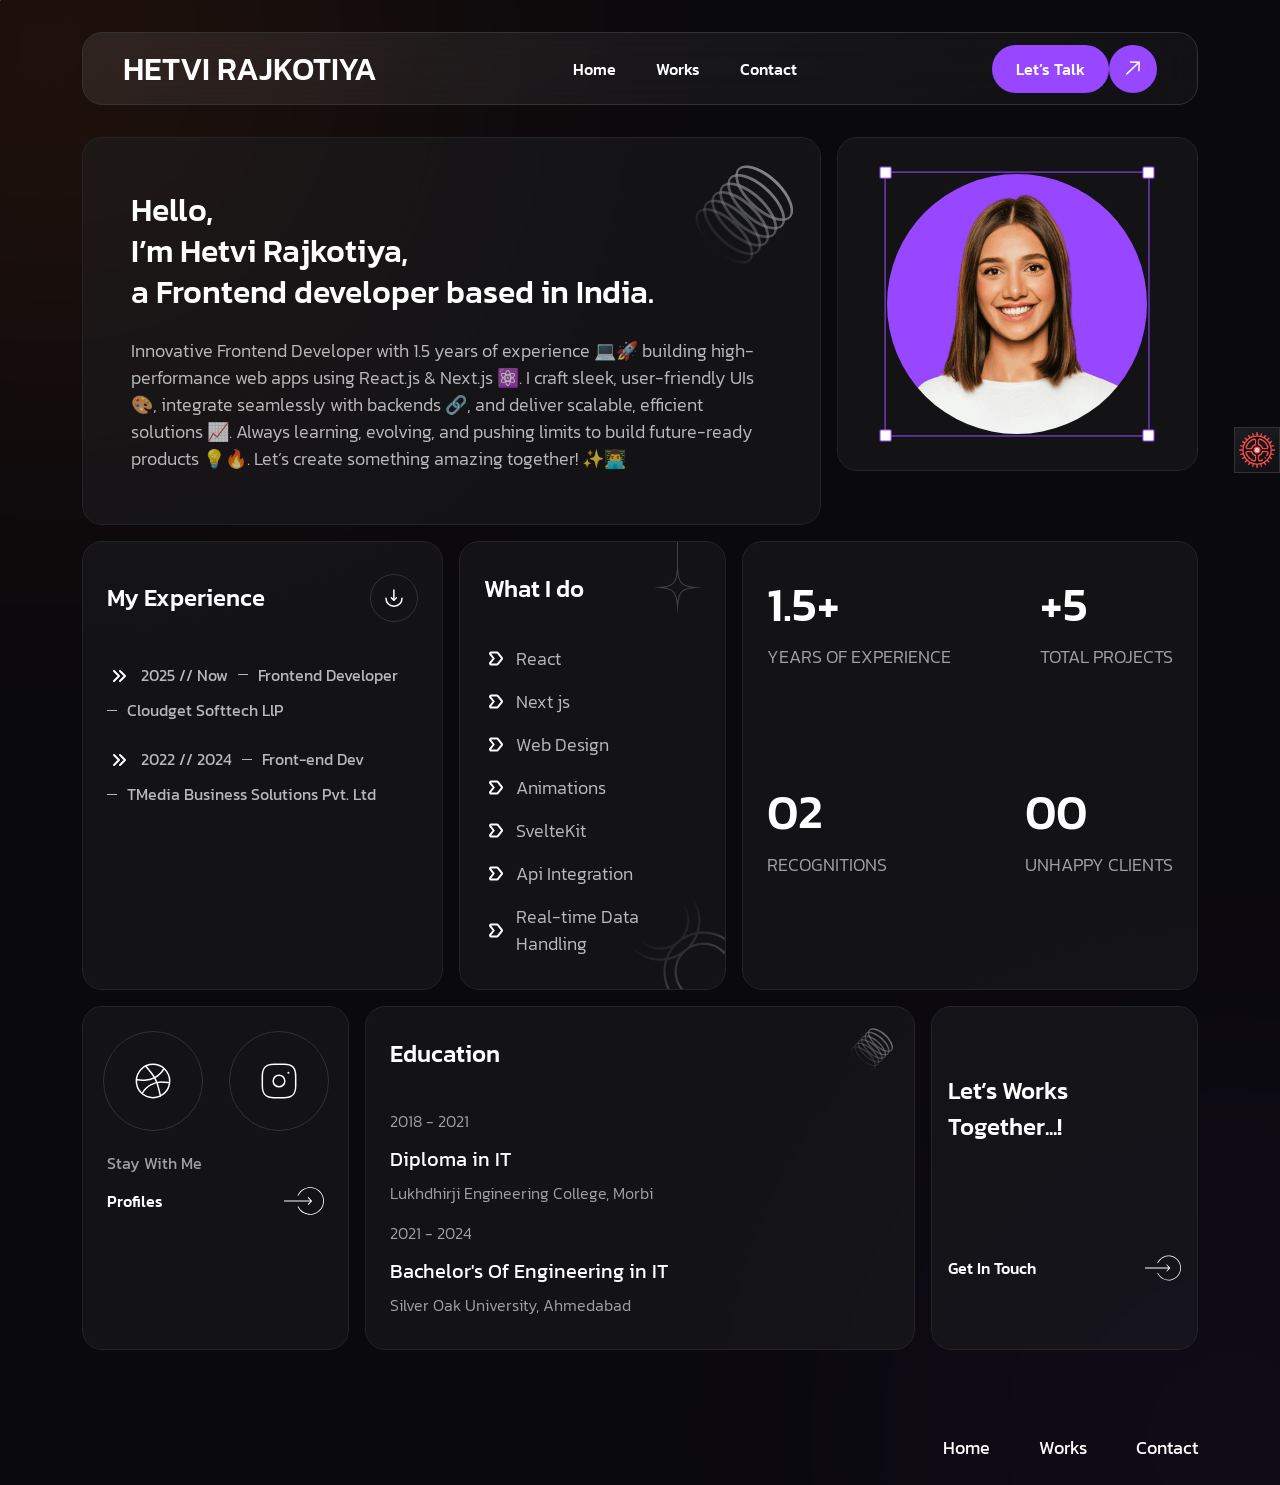
<file: portfolio/about.html>
<!DOCTYPE html>
<html lang="en">
  <head>
    <!-- ==== Required Meta ==== -->
    <meta charset="UTF-8" />
    <meta http-equiv="X-UA-Compatible" content="IE=edge" />
    <meta name="viewport" content="width=device-width, initial-scale=1.0" />
    <!-- ==== #Keywords ==== -->
    <meta
      name="keywords"
      content="Hetvi - Protfolio"
    />
    <!-- ==== #Description ==== -->
    <meta name="description" content="Hetvi - Protfolio" />
    <!-- ==== #Title ==== -->
    <title>Hetvi - Protfolio</title>
    <!-- ==== #Favicon ==== -->
    <link
      rel="shortcut icon"
      href="assets/images/fav.png"
      type="image/x-icon"
    />

    <!-- ==== #aos animation ==== -->
    <link rel="stylesheet" href="assets/css/plugins/aos.css" />
    <!-- ==== #Iconsax ==== -->
    <link href="https://iconsax.gitlab.io/i/icons.css" rel="stylesheet" />
    <!-- ==== #style.min ==== -->
    <link rel="stylesheet" href="assets/css/style.min.css" />
  </head>

  <body class="position-relative">
    <!-- ==== preloader ==== -->
    <div id="preloader">
      <div class="layla-preloader text-center"></div>
    </div>
    <!-- ==== preloader ==== -->

    <!-- ==== Custom Curpor Pointer ==== -->
    <div class="mouse-follower">
      <span class="cursor-outline"></span>
      <span class="cursor-dot"></span>
    </div>
    <div class="text"></div>
    <!-- ==== Custom Curpor Pointer ==== -->

    <!-- ==== Common Body start ==== -->
    <main class="main body-bg overflow-hidden">
      <!-- ==== Dark Light Rtl Ltr Included ==== -->
      <div class="tigger-arrow">
        <div class="gear-icon">
          <img src="assets/images/gear.png" alt="img" />
        </div>
        <div class="tigger-property d-flex align-items-center pt-3 pb-3 px-6">
          <div class="box">
            <div class="rtl-ltr mb-2">
              <button
                class="direction--toggle fw_400 rtl-v n0-color position-relative cus-z1"
              >
                Rtl
              </button>
              <button class="direction--toggletwo fw_400 ltr-v">Ltr</button>
            </div>
            <a
              href="javascript:void(0)"
              class="mode--toggle gap-2 d-flex align-items-center position-relative cus-z1"
            >
              <span class="n0-color dk-v text-uppercase fw_400">Dark</span>
              <span class="n0-color lg-v text-uppercase fw_400">Light</span>
            </a>
          </div>
        </div>
      </div>
      <!-- ==== Dark Light Rtl Ltr Included ==== -->

      <!--Header Here-->
      <header
        class="header-section mb-xxl-15 mb-xl-8 mb-7 mt-xxl-15 mt-xl-8 mt-7 header-sectionone"
      >
        <div class="one__header">
          <div class="container">
            <div
              class="main-navbar"
              data-aos="fade-up"
              data-aos-duration="1000"
            >
              <nav class="navbar-custom">
               
                <div class="navbar-toggle-item">
                  <div
                    class="d-flex gap-5 flex-column flex-lg-row text-lg-start text-center align-items-start align-items-lg-center justify-content-center justify-content-between mt-5 mt-lg-0"
                  >
                    <div class="navbar-brand logo d-none d-lg-flex">
                      <a href="about.html">
                        <h4 class="fw_600 n0-color">
                          HETVI RAJKOTIYA<span class="s1-color"></span>
                        </h4>
                      </a>
                    </div>
                    <ul
                      class="custom-nav d-grid d-lg-flex gap-5 gap-lg-8 gap-xl-10 justify-content-lg-start"
                    >
                     
                      <li class="menu-item position-relative">
                        <a href="about.html"> Home </a>
                      </li>
                      <li class="menu-item position-relative">
                        <a href="project.html"> Works </a>
                      </li>
                      <li class="menu-item position-relative">
                        <a href="contact.html"> Contact </a>
                      </li>
                      <li class="menu-item position-relative d-lg-none">
                        <a href="error.html"> 404 </a>
                      </li>
                    </ul>
                    <div
                      class="d-flex justify-content-center m-auto m-lg-0 justify-content-lg-end"
                    >
                      <a
                        href="contact.html"
                        class="kewta-btn d-flex align-items-center"
                      >
                        <span class="kew-text"> Let’s Talk </span>
                        <span class="kew-arrow">
                          <div class="kt-one">
                            <svg
                              width="34"
                              height="34"
                              viewBox="0 0 34 34"
                              fill="none"
                              xmlns="http://www.w3.org/2000/svg"
                            >
                              <path
                                d="M14.5625 10.9336L23.1446 11.1277L22.9504 19.7098"
                                stroke="white"
                                stroke-width="1.5"
                                stroke-miterlimit="10"
                                stroke-linecap="round"
                                stroke-linejoin="round"
                              />
                              <path
                                d="M10.8516 22.875L23.0183 11.2466"
                                stroke="white"
                                stroke-width="1.5"
                                stroke-miterlimit="10"
                                stroke-linecap="round"
                                stroke-linejoin="round"
                              />
                            </svg>
                          </div>
                          <div class="kt-two">
                            <svg
                              width="34"
                              height="34"
                              viewBox="0 0 34 34"
                              fill="none"
                              xmlns="http://www.w3.org/2000/svg"
                            >
                              <path
                                d="M14.5625 10.9336L23.1446 11.1277L22.9504 19.7098"
                                stroke="white"
                                stroke-width="1.5"
                                stroke-miterlimit="10"
                                stroke-linecap="round"
                                stroke-linejoin="round"
                              />
                              <path
                                d="M10.8516 22.875L23.0183 11.2466"
                                stroke="white"
                                stroke-width="1.5"
                                stroke-miterlimit="10"
                                stroke-linecap="round"
                                stroke-linejoin="round"
                              />
                            </svg>
                          </div>
                        </span>
                      </a>
                    </div>
                  </div>
                </div>
              </nav>
            </div>
          </div>
        </div>
      </header>
      <!--Header End-->



      <!--body box-->
      <section
        class="body-box position-relative cus-z-1 pb-xxl-20 pb-xl-15 pb-lg-10 pb-9"
      >
        <div class="container">
          <div
            class="row mb-xxl-6 mb-4 flex-row-reverse justify-content-center g-xxl-6 g-4 g-xxl-6 g-4"
          >
            <div
              class="col-lg-4 col-md-5 col-sm-8"
              data-aos="zoom-in-up"
              data-aos-duration="1000"
            >
              <div
                class="cmn-box py-xxl-9 py-xl-9 py-lg-9 py-5 px-xxl-8 px-xl-6 px-lg-4 px-6"
                data-aos="zoom-in-down"
                data-aos-duration="2000"
              >
                <div
                  class="layla-thumb position-relative about-layla m-auto text-center"
                >
                  <img
                    src="assets/images/banner/layla-pro.png"
                    alt="img"
                    class="radius100"
                  />
                  <div class="layla-resize">
                    <img src="assets/images/global/img-resize.png" alt="img" />
                  </div>
                </div>
              </div>
            </div>
            <div class="col-lg-8">
              <div
                class="cmn-box py-xxl-13 py-md-13 py-8 px-xxl-15 px-md-12 px-4"
                data-aos="zoom-in-down"
                data-aos-duration="1400"
              >
                <img
                  src="assets/images/global/ring2.png"
                  alt="img"
                  class="s-shape2"
                />
                <div class="layla-infoabout text-center">
                  <h4 class="text-white mb-md-6 mb-4 fw_500">
                    <span class="d-block">Hello,</span>
                    I’m Hetvi Rajkotiya,
                    <span class="d-block">
                      a Frontend developer based in India.
                    </span>
                  </h4>
                  <p>
                    Innovative Frontend Developer with 1.5 years of experience 💻🚀 building high-performance web apps using React.js & Next.js ⚛️. I craft sleek, user-friendly UIs 🎨, integrate seamlessly with backends 🔗, and deliver scalable, efficient solutions 📈. Always learning, evolving, and pushing limits to build future-ready products 💡🔥. Let’s create something amazing together! ✨👨‍💻
                  </p>
                </div>
              </div>
            </div>
          </div>
          <div class="row g-xxl-6 g-4 mb-xxl-6 mb-4">
            <div
              class="col-xl-4 col-lg-6 col-md-6"
              data-aos="fade-down"
              data-aos-duration="1200"
            >
              <div
                class="cmn-box h-100 py-xxl-8 py-xl-8 py-lg-8 py-5 px-xxl-8 px-xl-6 px-lg-4 px-6"
              >
                <div
                  class="d-flex align-items-center justify-content-between mb-10"
                >
                  <h5 class="fw_500 n0-color">My Experience</h5>
                  <a
                    href="assets/images/banner/layla-wife.png"
                    type="button"
                    class="exprience-download"
                    download
                  >
                    <svg
                      width="24"
                      height="24"
                      viewBox="0 0 24 24"
                      fill="none"
                      xmlns="http://www.w3.org/2000/svg"
                    >
                      <path
                        d="M9.32031 11.6797L11.8803 14.2397L14.4403 11.6797"
                        stroke="white"
                        stroke-width="1.5"
                        stroke-miterlimit="10"
                        stroke-linecap="round"
                        stroke-linejoin="round"
                      />
                      <path
                        d="M11.8828 4V14.17"
                        stroke="white"
                        stroke-width="1.5"
                        stroke-miterlimit="10"
                        stroke-linecap="round"
                        stroke-linejoin="round"
                      />
                      <path
                        d="M20 12.1797C20 16.5997 17 20.1797 12 20.1797C7 20.1797 4 16.5997 4 12.1797"
                        stroke="white"
                        stroke-width="1.5"
                        stroke-miterlimit="10"
                        stroke-linecap="round"
                        stroke-linejoin="round"
                      />
                    </svg>
                  </a>
                </div>
                <ul class="about-expritext">
                  <li>
                    <span>
                      <svg
                        width="24"
                        height="24"
                        viewBox="0 0 24 24"
                        fill="none"
                        xmlns="http://www.w3.org/2000/svg"
                      >
                        <path
                          d="M7 7L12 12L7 17M13 7L18 12L13 17"
                          stroke="white"
                          stroke-width="2"
                          stroke-linecap="round"
                          stroke-linejoin="round"
                        />
                      </svg>
                    </span>
                    <span class="n07"> 2025 // Now </span>
                    <span class="n07 nameta"> Frontend Developer </span>
                    <span class="n07 nameta"> Cloudget Softtech LlP </span>
                  </li>
                  <li>
                    <span>
                      <svg
                        width="24"
                        height="24"
                        viewBox="0 0 24 24"
                        fill="none"
                        xmlns="http://www.w3.org/2000/svg"
                      >
                        <path
                          d="M7 7L12 12L7 17M13 7L18 12L13 17"
                          stroke="white"
                          stroke-width="2"
                          stroke-linecap="round"
                          stroke-linejoin="round"
                        />
                      </svg>
                    </span>
                    <span class="n07"> 2022 // 2024 </span>
                    <span class="n07 nameta"> Front-end Dev </span>
                    <span class="n07 nameta">
                      TMedia Business Solutions Pvt. Ltd
                    </span>
                  </li>
                
                </ul>
              </div>
            </div>
            <div
              class="col-xl-3 col-lg-6 col-md-6"
              data-aos="fade-up"
              data-aos-duration="1400"
            >
              <div
                class="cmn-box h-100 py-xxl-8 py-xl-8 py-lg-8 py-5 px-xxl-8 px-xl-6 px-lg-4 px-6"
              >
                <h5 class="fw_500 n0-color mb-10">What I do</h5>
                <ul class="about-expritext about-expritext-two">
                  <li>
                    <span>
                      <svg
                        width="24"
                        height="25"
                        viewBox="0 0 24 25"
                        fill="none"
                        xmlns="http://www.w3.org/2000/svg"
                      >
                        <path
                          d="M7.00056 6.5L6.88856 6.506C6.71073 6.52594 6.54151 6.59323 6.39855 6.70086C6.25559 6.80848 6.14413 6.95249 6.0758 7.11787C6.00746 7.28325 5.98475 7.46394 6.01004 7.64108C6.03532 7.81823 6.10768 7.98535 6.21956 8.125L9.72056 12.5L6.22056 16.875C6.10284 17.022 6.02904 17.1993 6.00765 17.3864C5.98626 17.5736 6.01816 17.7629 6.09966 17.9327C6.18116 18.1025 6.30896 18.2459 6.46835 18.3462C6.62773 18.4466 6.81221 18.4999 7.00056 18.5H13.0006C13.1504 18.4999 13.2982 18.4662 13.4332 18.4013C13.5682 18.3363 13.6869 18.2419 13.7806 18.125L17.7806 13.125C17.9226 12.9476 17.9999 12.7272 17.9999 12.5C17.9999 12.2728 17.9226 12.0524 17.7806 11.875L13.7806 6.875C13.6869 6.75806 13.5682 6.66365 13.4332 6.59875C13.2982 6.53384 13.1504 6.50009 13.0006 6.5H7.00056Z"
                          stroke="white"
                          stroke-width="2"
                          stroke-linecap="round"
                          stroke-linejoin="round"
                        />
                      </svg>
                    </span>
                    <span class="n07 fs-six fw_300"> React </span>
                  </li>
                  <li>
                    <span>
                      <svg
                        width="24"
                        height="25"
                        viewBox="0 0 24 25"
                        fill="none"
                        xmlns="http://www.w3.org/2000/svg"
                      >
                        <path
                          d="M7.00056 6.5L6.88856 6.506C6.71073 6.52594 6.54151 6.59323 6.39855 6.70086C6.25559 6.80848 6.14413 6.95249 6.0758 7.11787C6.00746 7.28325 5.98475 7.46394 6.01004 7.64108C6.03532 7.81823 6.10768 7.98535 6.21956 8.125L9.72056 12.5L6.22056 16.875C6.10284 17.022 6.02904 17.1993 6.00765 17.3864C5.98626 17.5736 6.01816 17.7629 6.09966 17.9327C6.18116 18.1025 6.30896 18.2459 6.46835 18.3462C6.62773 18.4466 6.81221 18.4999 7.00056 18.5H13.0006C13.1504 18.4999 13.2982 18.4662 13.4332 18.4013C13.5682 18.3363 13.6869 18.2419 13.7806 18.125L17.7806 13.125C17.9226 12.9476 17.9999 12.7272 17.9999 12.5C17.9999 12.2728 17.9226 12.0524 17.7806 11.875L13.7806 6.875C13.6869 6.75806 13.5682 6.66365 13.4332 6.59875C13.2982 6.53384 13.1504 6.50009 13.0006 6.5H7.00056Z"
                          stroke="white"
                          stroke-width="2"
                          stroke-linecap="round"
                          stroke-linejoin="round"
                        />
                      </svg>
                    </span>
                    <span class="n07 fs-six fw_300"> Next js </span>
                  </li>
                  <li>
                    <span>
                      <svg
                        width="24"
                        height="25"
                        viewBox="0 0 24 25"
                        fill="none"
                        xmlns="http://www.w3.org/2000/svg"
                      >
                        <path
                          d="M7.00056 6.5L6.88856 6.506C6.71073 6.52594 6.54151 6.59323 6.39855 6.70086C6.25559 6.80848 6.14413 6.95249 6.0758 7.11787C6.00746 7.28325 5.98475 7.46394 6.01004 7.64108C6.03532 7.81823 6.10768 7.98535 6.21956 8.125L9.72056 12.5L6.22056 16.875C6.10284 17.022 6.02904 17.1993 6.00765 17.3864C5.98626 17.5736 6.01816 17.7629 6.09966 17.9327C6.18116 18.1025 6.30896 18.2459 6.46835 18.3462C6.62773 18.4466 6.81221 18.4999 7.00056 18.5H13.0006C13.1504 18.4999 13.2982 18.4662 13.4332 18.4013C13.5682 18.3363 13.6869 18.2419 13.7806 18.125L17.7806 13.125C17.9226 12.9476 17.9999 12.7272 17.9999 12.5C17.9999 12.2728 17.9226 12.0524 17.7806 11.875L13.7806 6.875C13.6869 6.75806 13.5682 6.66365 13.4332 6.59875C13.2982 6.53384 13.1504 6.50009 13.0006 6.5H7.00056Z"
                          stroke="white"
                          stroke-width="2"
                          stroke-linecap="round"
                          stroke-linejoin="round"
                        />
                      </svg>
                    </span>
                    <span class="n07 fs-six fw_300"> Web Design </span>
                  </li>
                  <li>
                    <span>
                      <svg
                        width="24"
                        height="25"
                        viewBox="0 0 24 25"
                        fill="none"
                        xmlns="http://www.w3.org/2000/svg"
                      >
                        <path
                          d="M7.00056 6.5L6.88856 6.506C6.71073 6.52594 6.54151 6.59323 6.39855 6.70086C6.25559 6.80848 6.14413 6.95249 6.0758 7.11787C6.00746 7.28325 5.98475 7.46394 6.01004 7.64108C6.03532 7.81823 6.10768 7.98535 6.21956 8.125L9.72056 12.5L6.22056 16.875C6.10284 17.022 6.02904 17.1993 6.00765 17.3864C5.98626 17.5736 6.01816 17.7629 6.09966 17.9327C6.18116 18.1025 6.30896 18.2459 6.46835 18.3462C6.62773 18.4466 6.81221 18.4999 7.00056 18.5H13.0006C13.1504 18.4999 13.2982 18.4662 13.4332 18.4013C13.5682 18.3363 13.6869 18.2419 13.7806 18.125L17.7806 13.125C17.9226 12.9476 17.9999 12.7272 17.9999 12.5C17.9999 12.2728 17.9226 12.0524 17.7806 11.875L13.7806 6.875C13.6869 6.75806 13.5682 6.66365 13.4332 6.59875C13.2982 6.53384 13.1504 6.50009 13.0006 6.5H7.00056Z"
                          stroke="white"
                          stroke-width="2"
                          stroke-linecap="round"
                          stroke-linejoin="round"
                        />
                      </svg>
                    </span>
                    <span class="n07 fs-six fw_300"> Animations </span>
                  </li>
                  <li>
                    <span>
                      <svg
                        width="24"
                        height="25"
                        viewBox="0 0 24 25"
                        fill="none"
                        xmlns="http://www.w3.org/2000/svg"
                      >
                        <path
                          d="M7.00056 6.5L6.88856 6.506C6.71073 6.52594 6.54151 6.59323 6.39855 6.70086C6.25559 6.80848 6.14413 6.95249 6.0758 7.11787C6.00746 7.28325 5.98475 7.46394 6.01004 7.64108C6.03532 7.81823 6.10768 7.98535 6.21956 8.125L9.72056 12.5L6.22056 16.875C6.10284 17.022 6.02904 17.1993 6.00765 17.3864C5.98626 17.5736 6.01816 17.7629 6.09966 17.9327C6.18116 18.1025 6.30896 18.2459 6.46835 18.3462C6.62773 18.4466 6.81221 18.4999 7.00056 18.5H13.0006C13.1504 18.4999 13.2982 18.4662 13.4332 18.4013C13.5682 18.3363 13.6869 18.2419 13.7806 18.125L17.7806 13.125C17.9226 12.9476 17.9999 12.7272 17.9999 12.5C17.9999 12.2728 17.9226 12.0524 17.7806 11.875L13.7806 6.875C13.6869 6.75806 13.5682 6.66365 13.4332 6.59875C13.2982 6.53384 13.1504 6.50009 13.0006 6.5H7.00056Z"
                          stroke="white"
                          stroke-width="2"
                          stroke-linecap="round"
                          stroke-linejoin="round"
                        />
                      </svg>
                    </span>
                    <span class="n07 fs-six fw_300"> SvelteKit </span>
                  </li>
                  <li>
                    <span>
                      <svg
                        width="24"
                        height="25"
                        viewBox="0 0 24 25"
                        fill="none"
                        xmlns="http://www.w3.org/2000/svg"
                      >
                        <path
                          d="M7.00056 6.5L6.88856 6.506C6.71073 6.52594 6.54151 6.59323 6.39855 6.70086C6.25559 6.80848 6.14413 6.95249 6.0758 7.11787C6.00746 7.28325 5.98475 7.46394 6.01004 7.64108C6.03532 7.81823 6.10768 7.98535 6.21956 8.125L9.72056 12.5L6.22056 16.875C6.10284 17.022 6.02904 17.1993 6.00765 17.3864C5.98626 17.5736 6.01816 17.7629 6.09966 17.9327C6.18116 18.1025 6.30896 18.2459 6.46835 18.3462C6.62773 18.4466 6.81221 18.4999 7.00056 18.5H13.0006C13.1504 18.4999 13.2982 18.4662 13.4332 18.4013C13.5682 18.3363 13.6869 18.2419 13.7806 18.125L17.7806 13.125C17.9226 12.9476 17.9999 12.7272 17.9999 12.5C17.9999 12.2728 17.9226 12.0524 17.7806 11.875L13.7806 6.875C13.6869 6.75806 13.5682 6.66365 13.4332 6.59875C13.2982 6.53384 13.1504 6.50009 13.0006 6.5H7.00056Z"
                          stroke="white"
                          stroke-width="2"
                          stroke-linecap="round"
                          stroke-linejoin="round"
                        />
                      </svg>
                    </span>
                    <span class="n07 fs-six fw_300"> Api Integration </span>
                  </li>
          
                  <li>
                    <span>
                      <svg
                        width="24"
                        height="25"
                        viewBox="0 0 24 25"
                        fill="none"
                        xmlns="http://www.w3.org/2000/svg"
                      >
                        <path
                          d="M7.00056 6.5L6.88856 6.506C6.71073 6.52594 6.54151 6.59323 6.39855 6.70086C6.25559 6.80848 6.14413 6.95249 6.0758 7.11787C6.00746 7.28325 5.98475 7.46394 6.01004 7.64108C6.03532 7.81823 6.10768 7.98535 6.21956 8.125L9.72056 12.5L6.22056 16.875C6.10284 17.022 6.02904 17.1993 6.00765 17.3864C5.98626 17.5736 6.01816 17.7629 6.09966 17.9327C6.18116 18.1025 6.30896 18.2459 6.46835 18.3462C6.62773 18.4466 6.81221 18.4999 7.00056 18.5H13.0006C13.1504 18.4999 13.2982 18.4662 13.4332 18.4013C13.5682 18.3363 13.6869 18.2419 13.7806 18.125L17.7806 13.125C17.9226 12.9476 17.9999 12.7272 17.9999 12.5C17.9999 12.2728 17.9226 12.0524 17.7806 11.875L13.7806 6.875C13.6869 6.75806 13.5682 6.66365 13.4332 6.59875C13.2982 6.53384 13.1504 6.50009 13.0006 6.5H7.00056Z"
                          stroke="white"
                          stroke-width="2"
                          stroke-linecap="round"
                          stroke-linejoin="round"
                        />
                      </svg>
                    </span>
                    <span class="n07 fs-six fw_300"> Real-time Data   </br> Handling </span>
                  </li>

                </ul>
                <img
                  src="assets/images/global/s-shape1rotate.png"
                  alt="img"
                  class="s-shape2rotate"
                />
                <img
                  src="assets/images/global/s-shape3.png"
                  alt="img"
                  class="s-shape3"
                />
              </div>
            </div>
            <div class="col-xl-5" data-aos="fade-down" data-aos-duration="1800">
              <div
                class="cmn-box h-100 about-countexprience-wrap py-xxl-8 py-xl-8 py-lg-8 py-5 px-xxl-8 px-xl-6 px-lg-4 px-6"
              >
                <div class="expri-items-box about-items-counter">
                  <h2 class="fw_600 n0-color mb-2">1.5+</h2>
                  <span
                    class="expri-clr text-uppercase n00-color fw_300 fs-six"
                  >
                    YEARS OF EXPERIENCE
                  </span>
                </div>
                <div class="expri-items-box about-items-counter">
                  <h2 class="fw_600 n0-color mb-2">+5</h2>
                  <span
                    class="expri-clr text-uppercase n00-color fw_300 fs-six"
                  >
                    TOTAL PROJECTS
                  </span>
                </div>
                <div class="expri-items-box about-items-counter">
                  <h2 class="fw_600 n0-color mb-2">02</h2>
                  <span
                    class="expri-clr text-uppercase n00-color fw_300 fs-six"
                  >
                    RECOGNITIONS
                  </span>
                </div>
                <div class="expri-items-box about-items-counter">
                  <h2 class="fw_600 n0-color mb-2">00</h2>
                  <span
                    class="expri-clr text-uppercase n00-color fw_300 fs-six"
                  >
                    UNHAPPY CLIENTS
                  </span>
                </div>
              </div>
            </div>
          </div>
          <div class="row g-xxl-6 g-4">
            <div
              class="col-lg-3 col-md-6"
              data-aos="zoom-in-down"
              data-aos-duration="1400"
            >
              <div
                class="text-center h-100 cmn-box position-relative pt-xxl-7 pt-xl-6 pt-5 pb-xxl-6 pb-xl-8 pb-5 px-xxl-8 px-xl-6 px-lg-4 px-4"
              >
                <ul class="body-social body-socialtwo body-social-sliceabout">
                  <li>
                    <a href="https://github.com/" class="soci">
                      <svg
                        width="40"
                        height="40"
                        viewBox="0 0 40 40"
                        fill="none"
                        xmlns="http://www.w3.org/2000/svg"
                      >
                        <path
                          d="M30.8307 7.98242C26.4974 15.5658 18.1474 19.9158 9.4474 19.1324L4.16406 18.6491"
                          stroke="white"
                          stroke-width="1.5"
                          stroke-miterlimit="10"
                          stroke-linecap="round"
                          stroke-linejoin="round"
                        />
                        <path
                          d="M9.16406 32.2835C13.4974 24.7001 21.8474 20.3501 30.5474 21.1335L35.8307 21.6168"
                          stroke="white"
                          stroke-width="1.5"
                          stroke-miterlimit="10"
                          stroke-linecap="round"
                          stroke-linejoin="round"
                        />
                        <path
                          d="M20.0026 36.6673C29.2074 36.6673 36.6693 29.2054 36.6693 20.0007C36.6693 10.7959 29.2074 3.33398 20.0026 3.33398C10.7979 3.33398 3.33594 10.7959 3.33594 20.0007C3.33594 29.2054 10.7979 36.6673 20.0026 36.6673Z"
                          stroke="white"
                          stroke-width="1.5"
                          stroke-miterlimit="10"
                          stroke-linecap="round"
                          stroke-linejoin="round"
                        />
                        <path
                          d="M12.7188 5L18.0188 11.5833C21.5688 15.9833 24.0854 21.1 25.4188 26.5833L27.4354 34.9"
                          stroke="white"
                          stroke-width="1.5"
                          stroke-miterlimit="10"
                          stroke-linecap="round"
                          stroke-linejoin="round"
                        />
                      </svg>
                      <span class="shape-icon">
                        <img
                          src="assets/images/global/social-hover.png"
                          alt="img"
                        />
                      </span>
                    </a>
                  </li>
                  <li>
                    <a href="https://www.linkedin.com/in/hetvi-rajkotiya2002/" class="soci">
                      <svg
                        width="40"
                        height="40"
                        viewBox="0 0 40 40"
                        fill="none"
                        xmlns="http://www.w3.org/2000/svg"
                      >
                        <path
                          d="M15.0026 36.6654H25.0026C33.3359 36.6654 36.6693 33.332 36.6693 24.9987V14.9987C36.6693 6.66536 33.3359 3.33203 25.0026 3.33203H15.0026C6.66927 3.33203 3.33594 6.66536 3.33594 14.9987V24.9987C3.33594 33.332 6.66927 36.6654 15.0026 36.6654Z"
                          stroke="white"
                          stroke-width="1.5"
                          stroke-linecap="round"
                          stroke-linejoin="round"
                        />
                        <path
                          d="M19.9974 25.8346C23.2191 25.8346 25.8307 23.223 25.8307 20.0013C25.8307 16.7796 23.2191 14.168 19.9974 14.168C16.7757 14.168 14.1641 16.7796 14.1641 20.0013C14.1641 23.223 16.7757 25.8346 19.9974 25.8346Z"
                          stroke="white"
                          stroke-width="1.5"
                          stroke-linecap="round"
                          stroke-linejoin="round"
                        />
                        <path
                          d="M29.3961 11.6654H29.4154"
                          stroke="white"
                          stroke-width="2"
                          stroke-linecap="round"
                          stroke-linejoin="round"
                        />
                      </svg>
                      <span class="shape-icon">
                        <img
                          src="assets/images/global/social-hover.png"
                          alt="img"
                        />
                      </span>
                    </a>
                  </li>
                </ul>
                <div class="stay mt-xxl-5 mt-xl-5 mt-lg-10 mt-12">
                  <a
                    href="about.html"
                    class="d-flex stay-with justify-content-start n06"
                  >
                    Stay With Me
                  </a>
                  <a
                    href="about.html"
                    class="d-flex mt-2 cmn-footarrow align-items-center justify-content-between"
                  >
                    <span class="fw_500 fs-seven n0-color fs-seven fw_300">
                      Profiles
                    </span>
                    <span class="cmn-svg40">
                      <svg
                        width="58"
                        height="40"
                        viewBox="0 0 58 40"
                        fill="none"
                        xmlns="http://www.w3.org/2000/svg"
                      >
                        <path
                          d="M19.7674 28.2202C21.6527 32.4019 24.9182 35.8085 29.0165 37.8689C33.1148 39.9293 37.7968 40.5183 42.2777 39.5372C46.7587 38.5561 50.7661 36.0645 53.6285 32.48C56.4908 28.8955 58.034 24.4361 57.9994 19.8492C57.9648 15.2622 56.3545 10.8266 53.4385 7.28568C50.5224 3.74481 46.4778 1.31394 41.9825 0.400527C37.4873 -0.512885 32.8147 0.146678 28.748 2.26866C24.6812 4.39065 21.4675 7.84608 19.6455 12.0558L20.7467 12.5324C22.4595 8.57532 25.4804 5.32721 29.3031 3.33255C33.1259 1.33788 37.5181 0.717889 41.7436 1.5765C45.9691 2.4351 49.771 4.72012 52.5122 8.04854C55.2533 11.377 56.7669 15.5465 56.7995 19.8582C56.832 24.1699 55.3814 28.3618 52.6908 31.7312C50.0002 35.1006 46.2331 37.4427 42.0211 38.3649C37.809 39.2872 33.4079 38.7335 29.5555 36.7967C25.7031 34.86 22.6335 31.6578 20.8613 27.727L19.7674 28.2202Z"
                          fill="white"
                        />
                        <path
                          d="M40.5303 20.5303C40.8232 20.2374 40.8232 19.7626 40.5303 19.4697L35.7574 14.6967C35.4645 14.4038 34.9896 14.4038 34.6967 14.6967C34.4038 14.9896 34.4038 15.4645 34.6967 15.7574L38.9393 20L34.6967 24.2426C34.4038 24.5355 34.4038 25.0104 34.6967 25.3033C34.9896 25.5962 35.4645 25.5962 35.7574 25.3033L40.5303 20.5303ZM-6.55671e-08 20.75L40 20.75L40 19.25L6.55671e-08 19.25L-6.55671e-08 20.75Z"
                          fill="white"
                        />
                      </svg>
                    </span>
                  </a>
                </div>
              </div>
            </div>
            <div
              class="col-lg-6 order-first order-lg-0"
              data-aos="zoom-in-up"
              data-aos-duration="1400"
            >
              <div
                class="cmn-box about-education-box h-100 py-xxl-7 py-xl-8 py-lg-8 py-5 px-xxl-8 px-xl-6 px-lg-4 px-6"
              >
                <img
                  src="assets/images/global/ring2.png"
                  alt="img"
                  class="s-shape2"
                />
                <h5 class="fw_500 n0-color mb-10">Education</h5>
                <div
                  class="d-flex flex-wrap gap-4 align-items-center justify-content-between"
                >
                  <div class="edu-text-box">
                    <span class="mb-3 d-block fs-seven fw_300 n06">
                      2018 - 2021
                    </span>
                    <span class="fs20 mb-2 d-block n0-color">
                        Diploma in IT
                    </span>
                    <span class="d-block fs-seven fw_300 n06">
                        Lukhdhirji Engineering College, Morbi
                    </span>
                  </div>
                  <div class="edu-text-box">
                    <span class="mb-3 d-block fs-seven fw_300 n06">
                      2021 - 2024
                    </span>
                    <span class="fs20 mb-2 d-block n0-color">
                        Bachelor's Of Engineering in IT
                    </span>
                    <span class="d-block fs-seven fw_300 n06">
                        Silver Oak University, Ahmedabad
                    </span>
                  </div>
                </div>
              </div>
            </div>
            <div
              class="col-lg-3 col-md-6 position-relative cus-z1"
              data-aos="zoom-in-down"
              data-aos-duration="1400"
            >
              <a
                href="contact.html"
                class="common-serbox position-relative cus-z1 d-flex align-items-center justify-content-center h-100 d-block cmn-box py-xl-8 py-4 px-xxl-6 px-xxl-6 px-lg-4 px-4"
              >
                <span>
                  <span
                    class="d-block mb-109 fw_500 fs-five n0-color work-respon"
                  >
                    Let’s Works Together...!
                  </span>
                  <span
                    class="d-flex cmn-footarrow get-respons-1199 align-items-center justify-content-between"
                  >
                    <span class="fw_500 fs-seven n0-color"> Get In Touch </span>
                    <svg
                      width="58"
                      height="40"
                      viewBox="0 0 58 40"
                      fill="none"
                      xmlns="http://www.w3.org/2000/svg"
                    >
                      <path
                        d="M19.7674 28.2202C21.6527 32.4019 24.9182 35.8085 29.0165 37.8689C33.1148 39.9293 37.7968 40.5183 42.2777 39.5372C46.7587 38.5561 50.7661 36.0645 53.6285 32.48C56.4908 28.8955 58.034 24.4361 57.9994 19.8492C57.9648 15.2622 56.3545 10.8266 53.4385 7.28568C50.5224 3.74481 46.4778 1.31394 41.9825 0.400527C37.4873 -0.512885 32.8147 0.146678 28.748 2.26866C24.6812 4.39065 21.4675 7.84608 19.6455 12.0558L20.7467 12.5324C22.4595 8.57532 25.4804 5.32721 29.3031 3.33255C33.1259 1.33788 37.5181 0.717889 41.7436 1.5765C45.9691 2.4351 49.771 4.72012 52.5122 8.04854C55.2533 11.377 56.7669 15.5465 56.7995 19.8582C56.832 24.1699 55.3814 28.3618 52.6908 31.7312C50.0002 35.1006 46.2331 37.4427 42.0211 38.3649C37.809 39.2872 33.4079 38.7335 29.5555 36.7967C25.7031 34.86 22.6335 31.6578 20.8613 27.727L19.7674 28.2202Z"
                        fill="white"
                      />
                      <path
                        d="M40.5303 20.5303C40.8232 20.2374 40.8232 19.7626 40.5303 19.4697L35.7574 14.6967C35.4645 14.4038 34.9896 14.4038 34.6967 14.6967C34.4038 14.9896 34.4038 15.4645 34.6967 15.7574L38.9393 20L34.6967 24.2426C34.4038 24.5355 34.4038 25.0104 34.6967 25.3033C34.9896 25.5962 35.4645 25.5962 35.7574 25.3033L40.5303 20.5303ZM-6.55671e-08 20.75L40 20.75L40 19.25L6.55671e-08 19.25L-6.55671e-08 20.75Z"
                        fill="white"
                      />
                    </svg>
                  </span>
                </span>
              </a>
            </div>
          </div>
        </div>
      </section>
      <!--body box-->

      <!--Footer Here-->
      <footer class="footer position-relative py-xxl-8 py-6">
        <div class="container">
          <div
            class="footer-wrap d-grid gap-4 justify-content-center d-lg-flex align-items-center justify-content-lg-end"
          >
            
            <ul
              class="footer-link justify-content-center flex-wrap position-relative cus-z1"
            >
              
              <li>
                <a href="about.html"> Home </a>
              </li>
              <li>
                <a href="project.html"> Works </a>
              </li>
              <li>
                <a href="contact.html"> Contact </a>
              </li>
            </ul>
          </div>
        </div>
      </footer>
      <!--Footer End-->
    </main>
    <!-- ==== Common Body End ==== -->

    <!-- ==== js Jquery start ==== -->
    <script src="assets/js/plugins/jquery.js"></script>
    <!-- ==== js Bootstrap start ==== -->
    <script src="assets/js/plugins/bootstrap.js"></script>
    <!-- ==== js Aos Animation start ==== -->
    <script src="assets/js/plugins/aos.js"></script>
    <!-- ==== js Magnificpopup start ==== -->
    <script src="assets/js/plugins/magnific-popup.js"></script>
    <!-- ==== js Swiper start ==== -->
    <script src="assets/js/plugins/swiper.js"></script>
    <!-- ==== js Odometer start ==== -->
    <script src="assets/js/plugins/odometer.js"></script>
    <!-- ==== js Mian start ==== -->
    <script src="assets/js/main.js"></script>
  </body>
</html>
</file>
<file: assets/css/style.min.css>
@import"../css/bootstrap.min.css";@import"../css/plugins/magnific-popup.css";@import"../css/plugins/fontawesome.min.css";@import"../css/plugins/swiper.min.css";@import"../css/plugins/odometer-min.css";@import"https://fonts.googleapis.com/css2?family=Kanit:ital,wght@0,300;0,400;0,500;1,600&display=swap";:root{--body-font: "Kanit", sans-serif;--transition: all 0.5s ease-in-out;--p1: #FF6900;--p1-border: rgba(223, 255, 94, 0.3);--s1: #9747FF;--s2: #2FA75F;--s3: #F05D5D;--s4: #F8F8F8;--tw: #FFFFFF;--n0: #FFFFFF;--n1: #0A090D;--n07: rgba(255, 255, 255, 0.7);--n06: rgba(255, 255, 255, 0.6);--n10: #FAFAFB;--n20: #F5F6F7;--n30: #EBECEF;--n40: #DFE0E4;--n50: #C1C4CC;--n700: #222E48;--n00: rgba(255, 255, 255, 0.6);--bg1: #1C1D20;--bg2: #262629;--header: rgba(223, 255, 94, 0.08);--gradient-p1: linear-gradient(90deg, rgba(12, 169, 64, 0.08) 0.68%, rgba(236, 88, 88, 0.08) 100%);--box-shadow: 0px 5.12694px 25.6347px 0px rgba(0, 0, 0, 0.08);--sgradient-p1: (linear-gradient(90deg, rgba(12, 169, 64, 0.08) 0.68%, rgba(236, 88, 88, 0.08) 100%));--sbox-shadow-p1: 0px 6px 30px 0px rgba(0, 0, 0, 0.08)}.dark-theme{--p1: #FF6900;--p1-border: rgba(223, 255, 94, 0.3);--s1: #9747FF;--s2: #2FA75F;--s3: #F05D5D;--s4: #F8F8F8;--tw: #FFFFFF;--n0: #0A090D;--n1: #fff;--n07: #0A090D;--n06: #1C1D20;--n10: #FAFAFB;--n20: #F5F6F7;--n30: #EBECEF;--n40: #DFE0E4;--n50: #C1C4CC;--n700: #222E48;--n00: rgba(255, 255, 255, 0.6);--bg1: #1C1D20;--bg2: #262629;--header: rgba(223, 255, 94, 0.08)}.dark-theme .exprience-download{border:1px solid #a7a4a4}.dark-theme .main-navbar{border-radius:20px;border:1px solid rgba(179,182,185,.2) !important;background:#fff !important;box-shadow:0px 6px 30px 0px rgba(0,0,0,.04) !important}.dark-theme .body-box1 .cmn-box{border:1px solid rgba(179,182,185,.2) !important;background:#fff !important;box-shadow:0px 6px 30px 0px rgba(0,0,0,.04) !important}.dark-theme .body-bg{background:rgba(243,243,243,.92) !important}.dark-theme svg path{stroke:#000}.dark-theme .body-social li a{border:1px solid rgba(50,50,50,.3)}.dark-theme .body-social li a svg path{stroke:#000}.dark-theme .body-social li a:hover svg path{stroke:var(--s1)}.dark-theme .small-title{color:#000 !important}.dark-theme .cus-stargray{filter:brightness(0)}.dark-theme .cmn-box h3{color:#000}.dark-theme .cmn-box h5{color:#000}.dark-theme .feature-box .clropa{color:#000}.dark-theme .work-thumb{background:rgba(198,209,219,.1)}.dark-theme .expri-items-box .expri-clr{color:#000}.dark-theme .design-tag{border:1px solid rgba(179,182,185,.2) !important;color:#000}.dark-theme .design-tag svg path{stroke:rgba(28,28,28,.5803921569) !important}.dark-theme .design-tag:hover svg path{stroke:#fff !important}.dark-theme .cmn-btn{color:#fff}.dark-theme .cmn-btn span{color:#fff}.dark-theme .cmn-btn svg path{stroke:#fff !important}.dark-theme .cmn-btn:hover{color:#fff !important}.dark-theme .cmn-btn:hover span{color:#fff !important}.dark-theme .cmn-btn:hover svg path{stroke:#fff !important}.dark-theme .cmn-svg40 svg{width:47px;height:36px}.dark-theme .back-btn{color:#fff}.dark-theme .back-btn span{color:#fff}.dark-theme .back-btn svg path{stroke:#fff !important}.dark-theme .cmn-box{border:1px solid rgba(179,182,185,.2) !important;background:#fff !important;box-shadow:0px 6px 30px 0px rgba(0,0,0,.04) !important}.dark-theme .layla-infoabout h4,.dark-theme .layla-infoabout span{color:#000 !important}.dark-theme .article-detailswrap{border:1px solid rgba(179,182,185,.2) !important;background:#fff !important;box-shadow:0px 6px 30px 0px rgba(0,0,0,.04) !important}.dark-theme .artivle{border:1px solid rgba(183,181,181,.3450980392);background:rgba(213,209,209,.0392156863)}.dark-theme .blbg{border:1px solid rgba(183,181,181,.3450980392);background:rgba(213,209,209,.0392156863) !important}.dark-theme .article-details-rightbar{border:1px solid rgba(183,181,181,.3450980392)}.dark-theme .searchbox{border:1px solid rgba(183,181,181,.3450980392);background:rgba(213,209,209,.0392156863)}.dark-theme .this-onerecent:not(:last-child){border-bottom:1px solid rgba(183,181,181,.3450980392)}.dark-theme .ar-cate li a{border-bottom:1px solid rgba(183,181,181,.3450980392)}.dark-theme .article-details-tag li a{background:rgba(213,209,209,.0392156863) !important;border:1px solid rgba(183,181,181,.3450980392)}.dark-theme .article-details-tag li a:hover{background:#9747ff !important;color:#fff !important}.dark-theme .searchbox form{border:1px solid rgba(183,181,181,.3450980392);background:#fff}.dark-theme .searchbox form svg path{stroke:#fff !important}.dark-theme .text-quote{background:rgba(213,209,209,.0392156863) !important;border:1px solid rgba(183,181,181,.3450980392)}.dark-theme .leave-comment textarea,.dark-theme .leave-comment input{background:rgba(213,209,209,.0392156863) !important;border:1px solid rgba(183,181,181,.3450980392) !important}.dark-theme .leave-comment ::-moz-placeholder{color:rgba(73,65,65,.5450980392)}.dark-theme .leave-comment ::placeholder{color:rgba(73,65,65,.5450980392)}.dark-theme .kewta-btn .kew-text{color:#fff}.dark-theme .kewta-btn .kew-arrow{color:#fff}.dark-theme .kewta-btn .kew-arrow svg path{stroke:#fff !important}.dark-theme .article-proitem{background:rgba(213,209,209,.0392156863) !important;border:1px solid rgba(183,181,181,.3450980392)}.dark-theme .article-proitem .artivle{border:1px solid rgba(183,181,181,.3450980392);background:rgba(213,209,209,.0392156863)}.dark-theme svg path{stroke:rgba(34,46,72,.6666666667) !important}.dark-theme svg:hover path{stroke:var(--s1) !important}.dark-theme .article-tabingbox{border:1px solid rgba(183,181,181,.3450980392)}.dark-theme .article-tabingbox .nav .nav-item .nav-link{outline:none;border:unset}.dark-theme .article-tabingbox .nav .nav-item .nav-link.active{background:rgba(225,215,215,.3450980392)}.dark-theme .article-categories .artivle{border:1px solid rgba(183,181,181,.3450980392)}.dark-theme .article-categories .nav .nav-link.active{background:rgba(234,228,228,.2117647059);border-color:rgba(183,181,181,.3450980392)}.dark-theme .slider-btn .swiper-button-prev2,.dark-theme .slider-btn .swiper-button-next2{border:1px solid rgba(183,181,181,.3450980392)}.dark-theme .slider-btn .swiper-button-prev2:hover svg path,.dark-theme .slider-btn .swiper-button-next2:hover svg path{stroke:#fff !important}.dark-theme .contact-cmnitem input,.dark-theme .contact-cmnitem textarea{border:1px solid rgba(183,181,181,.3450980392);background:rgba(213,209,209,.0392156863)}.dark-theme .contact-cmnitem ::-moz-placeholder{color:rgba(77,84,98,.6156862745)}.dark-theme .contact-cmnitem ::placeholder{color:rgba(77,84,98,.6156862745)}.dark-theme .get-intouchwrap li .icon{border:1px solid rgba(183,181,181,.3450980392)}.dark-theme .button-socialwrap .cmn-socialbutton{border:1px solid rgba(183,181,181,.3450980392);background:rgba(213,209,209,.0392156863)}.dark-theme .button-socialwrap .cmn-socialbutton:hover{color:#fff}.dark-theme .button-socialwrap .cmn-socialbutton:hover .sicon{border-color:#fff}.dark-theme .button-socialwrap .cmn-socialbutton:hover .sicon svg path{stroke:#fff !important}.dark-theme .inexpri-box span,.dark-theme .inexpri-box .expri-clr{color:#000}.dark-theme .s-shape,.dark-theme .s-shape1,.dark-theme .s-shape2,.dark-theme .s-shape3,.dark-theme .s-shape4{filter:brightness(0) !important}.dark-theme .aroha-box .n0-color{color:#fff !important}.dark-theme .challenge-content,.dark-theme .all-projectdetails,.dark-theme .next-project{border:1px solid rgba(183,181,181,.3450980392);background:rgba(213,209,209,.0392156863)}.dark-theme .challenge-content:hover,.dark-theme .all-projectdetails:hover,.dark-theme .next-project:hover{border:1px solid rgba(183,181,181,.3450980392);background:rgba(213,209,209,.0392156863)}.dark-theme p{color:rgba(75,72,83,.7843137255) !important}.dark-theme .layla-thumbtwo .text{color:#000}.dark-theme .layla-thumbtwo .text span{color:#000}.dark-theme .lg-v{display:none}.dark-theme .dk-v{display:block}.dark-theme .tigger-arrow .gear-icon{border:2px solid rgba(183,181,181,.0941176471);background:#fff}.dark-theme .tigger-arrow .tigger-property{border:2px solid rgba(183,181,181,.0941176471);background:#fff}.dark-theme .mybio{border:1px solid rgba(171,177,182,.5137254902);background:rgba(247,250,253,.4)}.dark-theme .header-section .main-navbar .custom-nav{border-top:1px solid rgba(136,139,142,.0941176471)}.dark-theme .body-social:hover .soci svg path{stroke:var(--s1) !important}.dark-theme .menu-item .sub-menu{background:#fff !important;border:1px solid rgba(50,50,50,.0980392157) !important}.dark-theme .menu-item .sub-menu a{color:#000 !important}.display-one{font-size:120px}.display-two{font-size:96px}.display-three{font-size:76px}.display-four{font-size:60px}.display-five{font-size:56px}.display-six{font-size:48px}.pragraph{font-size:18px}@media(max-width: 575px){.pragraph{font-size:16px}}.fs-one,h1,h1>a{font-size:76px;font-weight:500 !important}.fs-two,h2,h2>a{font-size:57px;font-weight:500 !important}.fs-three,h3,h3>a{font-size:40px;font-weight:500 !important}.fs-four,h4,h4>a{font-size:32px;font-weight:500 !important}.fs-five,h5,h5>a{font-size:24px;line-height:150%;font-weight:500 !important}.fs-six,h6,h6>a{font-size:18px;line-height:150%;font-weight:500 !important}.fs-seven{font-size:16px;line-height:150%}.fs-eight{font-size:14px;line-height:150%}.fs-nine{font-size:12px !important;line-height:150%}.fs20{font-size:20px;line-height:1.4}@media(max-width: 1199px){.fs20{font-size:16px !important;line-height:1.4}}@media(max-width: 575px){.fs20{font-size:16px !important;line-height:1.4}}.fs18{font-size:18px;line-height:1.5}.fs-22{font-size:22px}.n07{color:var(--n07)}.n06{color:var(--n06)}table thead tr th{font-size:18px;line-height:150%}a,p,button,span,label,li{font-size:16px;line-height:150%}@media(max-width: 1199px){h1,h1>a{font-size:57px;line-height:74.1px}h2,h2>a{font-size:43px;line-height:55.9px}.preloader{background-size:30%}}.pt-120{padding-top:120px}.pt120{padding-top:120px}.pb120{padding-bottom:120px}.pb-120{padding-bottom:120px}@media(max-width: 1199px){.display-one{font-size:72px;line-height:86.4px}.display-two{font-size:64px;line-height:76.8px}.display-three{font-size:56px;line-height:67.2px}.display-four{font-size:48px;line-height:46.4px}.display-five{font-size:42px;line-height:54.6px}.display-six{font-size:32px;line-height:38.4px}.fs-one,h1,h1>a{font-size:40px;line-height:48px}.fs-two,h2,h2>a{font-size:32px;line-height:38.4px}.fs-three,h3,h3>a{font-size:24px;line-height:31.2px}.fs-four,h4,h4>a{font-size:20px;line-height:26px}.fs-five,h5,h5>a{font-size:18px;line-height:20.8px}.fs-six,h6,h6>a{font-size:16px;line-height:18.8px}.fs-seven{font-size:14px;line-height:18.8px}.fs-eight{font-size:12px;line-height:18px}table thead tr th{font-size:15px;line-height:20.8px}a,p,span,button,label,li{font-size:14px;line-height:22px}.pt-120{padding-top:60px}.pb-120{padding-bottom:60px}.banner-section .overlay .sec-img{display:none}.banner-section .banner-content{padding:80px 0 90px}}@media(max-width: 575px){.display-one{font-size:56px;line-height:67.2px}.display-two{font-size:48px;line-height:46.4px}.display-three{font-size:42px;line-height:54.6px}.display-four{font-size:32px;line-height:38.4px}.display-five{font-size:24px;line-height:31.2px}.display-six{font-size:32px;line-height:38.4px}.pt-120{padding-top:50px}.pb-120{padding-bottom:50px}}html{scroll-behavior:smooth}body{font-family:var(--body-font);background:#fff;font-size:18px;line-height:150%;padding:0;margin:0;font-weight:400;overflow-x:hidden;position:relative}section,footer{overflow:hidden}.over{overflow:hidden !important}a,p,button,span,label,li{margin:0;font-family:var(--body-font);color:var(--n700);font-weight:400}a i,p i,button i,span i,label i,li i{font-weight:400}a{text-decoration:none;outline:none;color:var(--n0);transition:var(--transition)}a:focus,a:hover{text-decoration:none;outline:none;color:var(--n0)}a i{font-weight:400}h1,h1>a,h2,h2>a,h3,h3>a,h4,h4>a,h5,h5>a,h6,h6>a,.display-one,.display-two,.display-three,.display-four,.display-five,.display-six,.heading{font-family:var(--body-font);color:rgba(var(--n2), 1);font-weight:500;padding:0;margin:0;line-height:128%;display:block;transition:var(--transition)}h1 span,h1>a span,h2 span,h2>a span,h3 span,h3>a span,h4 span,h4>a span,h5 span,h5>a span,h6 span,h6>a span,.display-one span,.display-two span,.display-three span,.display-four span,.display-five span,.display-six span,.heading span{font-size:inherit;font-family:inherit;color:inherit;line-height:inherit;font-weight:inherit}h1 i,h1>a i,h2 i,h2>a i,h3 i,h3>a i,h4 i,h4>a i,h5 i,h5>a i,h6 i,h6>a i,.display-one i,.display-two i,.display-three i,.display-four i,.display-five i,.display-six i,.heading i{font-weight:400}img{max-width:100%;height:auto}ul,ol{padding:0;margin:0;list-style:none}ul li,ol li{font-size:inherit;font-weight:inherit}button{border:none;cursor:pointer;font-size:18px;line-height:150%;padding:0;background-color:rgba(0,0,0,0)}input,textarea{padding:12px 20px;color:rgba(var(--n2), 1);width:100%;font-family:var(--body-font);outline-color:rgba(0,0,0,0);font-size:14px;border-radius:6px;background-color:rgba(0,0,0,0);border:1px solid rgba(var(--n4), 0.3)}input::-moz-placeholder, textarea::-moz-placeholder{font-size:16px}input::placeholder,textarea::placeholder{font-size:16px}input:focus,textarea:focus{outline:1px solid var(--s2);box-shadow:none;border:1px solid rgba(0,0,0,0)}::-moz-placeholder{color:var(--n100);font-size:14px}::placeholder{color:var(--n100);font-size:14px}.btn__v4{min-width:52px;height:52px;border-radius:50%;background:var(--bg1);border:4px solid var(--p1)}@media(min-width: 991px){.container1600{max-width:1600px;margin:0 auto}}.s2-clrbase-dot::before{background:var(--s2) !important;width:4px !important;height:4px !important}.cmn-dot{position:relative;display:flex;align-items:center;gap:10px;padding-left:15px}.cmn-dot::before{position:absolute;left:0;content:"";width:6px;height:6px;background:var(--n700);border-radius:50%}.cmn-dot.alt{align-items:flex-start}.cmn-dot.alt::before{top:10px}.cmn-dot2{position:relative;display:flex;align-items:center;gap:10px;padding-left:19px}.cmn-dot2::before{position:absolute;left:0;content:"";width:4px;height:4px;background:var(--n700);border-radius:50%}.cmn-dot2.alt{align-items:flex-start}.cmn-dot2.alt::before{top:10px}@media(max-width: 1199px){.cmn-dot2{padding-left:10px}}@media(min-width: 991px){.topfixed{position:sticky;top:120px}}@media(min-width: 991px){.topfixed2{position:sticky;top:350px}}@media(min-width: 991px){.event-fixed{transform:translateY(-120px);position:sticky;top:240px}}.cmn-border{border:1px solid #222426}.cmn-bg{background:#222426}input::-webkit-outer-spin-button,input::-webkit-inner-spin-button{-webkit-appearance:none;margin:0}input[type=number]{-moz-appearance:textfield}input[type=checkbox]{width:initial;height:initial}select{padding:10px 20px;border:none;cursor:pointer;outline:none}.max-auto{max-width:100%}.max61{max-width:661px}.max-un{max-width:unset}.quote{width:56px;min-width:56px;height:56px;background:var(--n20)}@media(max-width: 1199px){.quote{width:42px;min-width:42px;height:42px}}@media(min-width: 1400px){.max-xxl-un{max-width:unset}}@media(min-width: 1200px){.max-xl-un{max-width:unset}}@media(min-width: 992px){.max-lg-un{max-width:unset}}@media(min-width: 768px){.max-md-un{max-width:unset}}.d-rtl{direction:rtl}.collapsing{transition:var(--transition)}.tl__posi{position:absolute !important;top:0;left:0}.tr__posi{position:absolute !important;top:0;right:0}.bl__posi{position:absolute !important;bottom:0;left:0}.br__posi{position:absolute !important;bottom:0;right:0}.posi-center{position:absolute;top:50%;left:50%;transform:translate(-50%, -50%)}.srgba{background:rgba(223,255,94,.4)}.edu-border{border-bottom:1px solid rgba(223,255,94,.087)}.p1-color{color:var(--p1) !important}.p1-border{color:var(--p1)}.p1-bg{background:var(--p1)}.s1-color{color:var(--s1)}.s2-color{color:var(--s2)}.s3-color{color:var(--s3)}.s4-color{color:var(--s4) !important;opacity:.4}.s2-border{border:1px solid var(--s2)}.s1-bg{background:var(--s1) !important}.s2-bg{background:var(--s2) !important}.n0-color{color:var(--n0)}.n00-color{color:var(--n00)}.n0-bg{background-color:var(--n0) !important}.n0border{border:1px solid var(--n0)}.n1-color{color:var(--n1) !important}.n10-color{color:var(--n10)}.n10-bg{background:var(--n10) !important}.n20-color{color:var(--n20)}.n20-bg{background:var(--n20) !important}.n30-color{color:var(--n30)}.n30-border{border:1px solid var(--n30);transition:all .4s}.n30-border:hover{border-color:var(--s2) !important}.n40-color{color:var(--n40)}.n40border{border:1px solid var(--n40);transition:all .4s}.n40border:hover{border-color:var(--s2) !important}.bb-n40dash{border-bottom:1px dashed var(--n40)}.bb-n40solid{border-bottom:1px solid var(--n40)}.tb-n40dash{border-top:1px dashed var(--n40)}.n50-color{color:var(--n50)}.bb-n50dash{border-bottom:1px dashed var(--n50)}.tb-n50dash{border-top:1px dashed var(--n50)}.n60-color{color:var(--n60)}.n70-color{color:var(--n70)}.n80-color{color:var(--n80)}.n90-color{color:var(--n90)}.n100-color{color:var(--n100)}.n200-color{color:var(--n200)}.n300-color{color:var(--n300)}.n400-color{color:var(--n400)}.n500-color{color:var(--n500)}.n600-color{color:var(--n600)}.n700-color{color:var(--n700)}.n700-bg{background:var(--n700)}.n800-color{color:var(--n800)}.n900-color{color:var(--n900)}.bg1-color{background:var(--bg1) !important}.bg2-color{background:var(--bg2) !important}.border-color{border:1px solid var(--n40)}.header__bg{background:var(--header)}.box-shadow{box-shadow:0px 5.12694px 25.6347px 0px rgba(0,0,0,.08);transition:var(--transition)}.box-shadow:hover{box-shadow:rgba(50,50,105,.15) 0px 2px 5px 0px,rgba(0,0,0,.05) 0px 1px 1px 0px}.box-shadow2{box-shadow:0px 6px 30px 0px rgba(0,0,0,.06)}.box-shadow3{box-shadow:0px 6px 30px 0px rgba(0,0,0,.06)}.gradient-p1{background:var(--gradient-p1)}.scal{overflow:hidden}.scal .mimg{overflow:hidden;transition:all .4s}.scal:hover .mimg{transform:scale(1.01)}.fw_300{font-weight:300 !important}.fw_400{font-weight:400 !important}.fw_500{font-weight:500 !important}.fw_600{font-weight:500}.text-gradient{background:var(--gradient-p1);-webkit-background-clip:text;-webkit-text-fill-color:rgba(0,0,0,0)}.mx-ch{max-width:60ch}.p1hover{transition:all .4s}.p1hover:hover{color:var(--p1) !important}.cmn__dropdown .dropdown-menu{inset:unset !important;right:0 !important;top:0 !important;padding:10px 16px}.cmn-btn{font-size:16px;font-weight:500;transition:var(--transition);text-transform:capitalize;position:relative;cursor:pointer;display:inline-block;white-space:nowrap}.cmn-btn i{position:relative;z-index:1;transition:all .5s}.cmn-btn span{transition:all .4s;position:relative;z-index:1}.cmn-btn::after,.cmn-btn::before{content:"";position:absolute;transition:var(--transition);border-radius:8px}.cmn-btn::before{width:100%;height:100%;background-color:var(--s1);left:0}.cmn-btn::after{width:0%;height:0%;background-color:var(--s1);top:0;left:0}.cmn-btn:active{filter:brightness(0.8)}.cmn-btn:focus,.cmn-btn:hover{color:var(--n0) !important}.cmn-btn:focus span i,.cmn-btn:hover span i{transform:rotate(46deg) !important}.cmn-btn:focus i,.cmn-btn:hover i{color:var(--n0);transform:rotate(46deg)}.cmn-btn:focus span,.cmn-btn:hover span{color:var(--n0) !important}.cmn-btn:focus::before,.cmn-btn:hover::before{background-color:#7f24f5}.cmn-btn:focus::after,.cmn-btn:hover::after{background-color:#7f24f5}.cmn-btn.second-alt::before{top:2px;border:1px solid var(--n700);background-color:rgba(0,0,0,0)}.cmn-btn.second-alt::after{background-color:rgba(0,0,0,0)}.cmn-btn.second-alt:focus i,.cmn-btn.second-alt:hover i{transform:rotate(46deg) !important}.cmn-btn.second-alt:focus::before,.cmn-btn.second-alt:hover::before{border-color:var(--p1);background-color:var(--p1);top:6px}.cmn-btn.second-alt:focus::after,.cmn-btn.second-alt:hover::after{background-color:var(--n1)}.cmn-20::after,.cmn-20::before{border-radius:20px}.kewta-btn{transition:all .4s}.kewta-btn .kew-arrow{position:relative;overflow:hidden}.kewta-btn .kew-arrow .kt-one{position:absolute;bottom:-40px;left:-50px;transition:all .8s}.kewta-btn .kew-arrow .kt-two{transition:all .8s;position:absolute;top:6px;left:7px}.kewta-btn .kew-arrow .kt-two svg{transition:all .8s}.kewta-btn:hover .kew-arrow .kt-one{position:absolute;bottom:6px;left:9px}.kewta-btn:hover .kew-arrow .kt-two{position:absolute;top:-40px;left:40px}.kew-text{font-size:16px;font-weight:500;color:var(--n0);padding:12px 24px;display:block;border-radius:100px;background:var(--s1);text-align:center;transition:all .4s}.kew-arrow{min-width:48px;min-height:48px;display:flex;align-items:center;justify-content:center;border-radius:50%;border-radius:50%;background:var(--s1);transition:all .4s}.arborder{border:1px solid #222426}.cmn-btn-cilicon{font-size:16px;font-weight:600;transition:var(--transition);text-transform:capitalize;position:relative;cursor:pointer;display:inline-block;white-space:nowrap}.cmn-btn-cilicon i{position:relative;z-index:1;transition:all .3s}.cmn-btn-cilicon span{transition:all .3s;position:relative;z-index:1;font-weight:600}.cmn-btn-cilicon::after,.cmn-btn-cilicon::before{content:"";position:absolute;transition:var(--transition)}.cmn-btn-cilicon::before{width:100%;height:100%;background-color:var(--n1);top:5px;border-radius:100px;left:0}.cmn-btn-cilicon::after{width:100%;height:100%;background-color:var(--p1);top:0;border-radius:100px;left:0}.cmn-btn-cilicon:active{filter:brightness(0.8)}.cmn-btn-cilicon:focus,.cmn-btn-cilicon:hover{color:var(--n0) !important}.cmn-btn-cilicon:focus span,.cmn-btn-cilicon:hover span{color:var(--n0) !important}.cmn-btn-cilicon:focus i,.cmn-btn-cilicon:hover i{color:var(--n0) !important}.cmn-btn-cilicon:focus::before,.cmn-btn-cilicon:hover::before{background-color:var(--p1)}.cmn-btn-cilicon:focus::after,.cmn-btn-cilicon:hover::after{background-color:var(--n1)}.cmn-btn-cilicon.second-alt::before{top:2px;border:1px solid var(--n700);background-color:rgba(0,0,0,0)}.cmn-btn-cilicon.second-alt::after{background-color:rgba(0,0,0,0)}.cmn-btn-cilicon.second-alt:focus::before,.cmn-btn-cilicon.second-alt:hover::before{border-color:var(--p1);background-color:var(--p1);top:6px}.cmn-btn-cilicon.second-alt:focus::after,.cmn-btn-cilicon.second-alt:hover::after{background-color:var(--n1)}.file-upload{border-radius:48px;border:1px solid var(--p1)}.file-upload input{display:none}.file-upload .file{cursor:pointer;position:relative}.file-upload .file .file-custom{border-radius:20px}.file-upload .add-file{color:var(--p1)}.btn-popup-animation{width:80px;min-width:80px;height:80px;z-index:0;transition:var(--transition)}.btn-popup-animation i{color:var(--p1)}.btn-popup-animation:before{content:"";position:absolute;width:85%;height:85%;background-color:var(--p1);border-radius:50%;opacity:.6;z-index:-1;animation:pulse 2s ease-out infinite}.btn-popup-animation:after{content:"";position:absolute;width:85%;height:85%;background-color:var(--p1);border-radius:50%;opacity:.6;z-index:-1;animation:pulse 2s 1s ease-out infinite}@keyframes pulse{100%{transform:scale(2);opacity:0}}.circle-text{width:150px;height:150px;border-radius:50%;background-color:rgba(var(--s3), 1);border:1px solid var(--n40);position:relative}.circle-text .text{animation:rotate 50s linear infinite;width:100%;height:100%;position:absolute}.circle-text .text p{transform:translate(50%, 5px)}.circle-text .text span{position:absolute;font-size:inherit;font-weight:600;transform-origin:0 70px}.circle-text:hover .text{animation-play-state:paused}.circle-text.second{width:120px;height:120px;background-color:rgba(var(--n2), 1);border-color:rgba(0,0,0,0)}.circle-text.second .text p{transform:translate(50%, 5px)}.circle-text.second .text span{transform-origin:0 55px}.circle-text.third{width:880px;height:880px;border-color:rgba(0,0,0,0)}.circle-text.third .text p{transform:translate(50%, 5px)}.circle-text.third .text span{transform-origin:0 440px}.opa04{opacity:.4}.v-border{background:var(--n40);width:1px;height:25px}.v-line::before{position:absolute;content:"";width:1px;height:96px;background-color:var(--n40)}.v-line.lg::before{height:111px}.v-line.sm::before{height:30px}.v-line.dashed::before{border-right:1px dashed var(--n700);background:rgba(0,0,0,0)}.cmn__quantity input{width:70px;margin:0 auto;text-align:center;outline:none;padding:0 0}.cmn__quantity input:hover{cursor:pointer}.cmn__quantity .up,.cmn__quantity .down{font-size:22px;transition:all .4s}.cmn__quantity .up:hover,.cmn__quantity .down:hover{cursor:pointer;background:var(--bg1);color:var(--p1)}.cmn__quantity2 .down,.cmn__quantity2 .up{height:auto;font-size:13px}.cmn__quantity2 .down:hover,.cmn__quantity2 .up:hover{background:rgba(0,0,0,0);color:var(--n700)}.cmn__quantity2 .down{margin-bottom:-10px}.cus-border{border-color:var(--n40) !important;transition:all .4s}.cus-border.second{border-color:var(--n700) !important;transition:all .4s}.cus-border.third{border-color:var(--n500) !important;transition:all .4s}.cus-border:hover{border-color:var(--s2) !important}.border-bottom-dash{border-bottom:1px dashed rgba(0,0,0,0)}.bt-dash{border-top:1px dashed var(--p1-border)}.bb-dash{border-bottom:1px dashed var(--p1-border)}.bb-opa03{border-bottom:1px dashed var(--p1-border)}.bb-704{border-bottom:1px dashed rgba(34,46,72,.4)}.tb-704{border-top:1px dashed rgba(34,46,72,.4)}.bb-n40{border-bottom:1px dashed #dfe0e4}.bb-700{border-bottom:1px solid var(--n700)}.bbdash-700{border-bottom:1px dashed rgba(34,46,72,.4)}.bbsolid-700{border-bottom:1px solid var(--n700)}.bbd-50{border-bottom:1px dashed var(--n50)}.w40{width:40px;min-width:40px;height:40px}.w60{width:60px;min-width:60px;height:60px;background:var(--bg1)}.w60::before{border:unset !important}@media(max-width: 991px){.w60{width:40px;min-width:40px;height:40px}}.radius32{border-radius:35px !important}.radius16{border-radius:16px !important}.radius17{border-radius:17px !important}.radius18{border-radius:18px !important}.radius20{border-radius:20px !important}.radius12{border-radius:12px !important}.ul-dots li{list-style:disc}.ul-decimal li{list-style:decimal}.social-area a{width:48px;min-width:48px;height:48px;border:1px solid var(--p1);border-radius:50%;display:block;transition:var(--transition)}.social-area a i{color:var(--p1);transition:all .4s}.social-area a:hover{background-color:var(--p1)}.social-area a:hover i{color:var(--n1)}@media(max-width: 991px){.social-area a{width:38px;min-width:38px;height:38px}}.social-area.w32 a{width:32px;min-width:32px;height:32px}.social-area.w32 a i{font-size:14px}.social-area.alt a{border-color:var(--p1);background:var(--p1)}.social-area.alt a i{color:var(--n1)}.social-area.alt a:hover{background:rgba(0,0,0,0)}.social-area.alt a:hover i{color:var(--n0)}.social-items a i,.social-items a span{transition:var(--transition)}.social-items a:hover i,.social-items a:hover span{color:var(--p1)}.cmn__social{width:48px;min-width:48px;height:48px;border:1px solid var(--p1);border-radius:50%;display:block;transition:var(--transition)}.cmn__social i{color:var(--p1);transition:all .4s}.cmn__social:hover{background-color:var(--p1)}.cmn__social:hover i{color:var(--n1)}@media(max-width: 991px){.cmn__social{width:38px;min-width:38px;height:38px}}.soc__box.second-alt{width:48px;height:48px}.soc__box.second-alt::before{border-color:var(--p1)}@media(max-width: 1399px){.soc__box.second-alt{width:42px;height:42px}}.mouse-follower{z-index:10}.mouse-follower span{z-index:10;opacity:1;top:-10px;left:-10px;transform:translate(-50%, -50%);border-radius:50%;position:fixed;transition:100ms ease-in-out;pointer-events:none}.mouse-follower .cursor-outline{height:30px;width:30px;border:1px solid var(--n07)}.mouse-follower .cursor-dot{height:6px;width:6px;background:var(--s1)}.mouse-follower.hide-cursor span{border-color:rgba(0,0,0,0);background:rgba(0,0,0,0)}@media(max-width: 991px){.mouse-follower{display:none}}span{display:inline-block}.table thead th,.table td,.table th{border:none}.ovf-unset{overflow-x:unset !important}iframe{border:0;width:100%}*::-webkit-scrollbar{width:3px;background:rgba(50,50,50,.462745098)}*::-webkit-scrollbar-button,*::-webkit-scrollbar-thumb{background:rgba(50,50,50,.462745098)}.cus-scro80{height:180px;overflow-y:scroll}.cus-scro80 .list{height:150px;overflow-y:scroll}.d-center{display:flex !important;justify-content:center !important;align-items:center !important}.cus-nz1{z-index:-1}.cus-z0{z-index:0}.cus-z1{z-index:1}.cus-z2{z-index:2}.dk-v{display:none}.singleTab .nav-links{cursor:pointer}.singleTab .tabContents{position:relative}.singleTab .tabContents .tabItem{transform:translateY(100px);position:absolute;z-index:-1;top:0;width:100%;opacity:0;transition:.8s all}.singleTab .tabContents .tabItem.active{position:initial;z-index:1;opacity:1;transform:translateY(0)}.singleTab.pros-cros .nav-item{border-radius:unset;background:rgba(12,169,64,.7);font-weight:700;color:rgba(var(--p2))}.singleTab.pros-cros .nav-item .active{background:rgba(var(--p1))}.singleTab.pros-cros .nav-item button{transition:var(--transition)}.cmnshadow{transition:all .4s;border-radius:32px}.cmnshadow:hover{box-shadow:rgba(99,99,99,.2) 0px 2px 8px 0px !important;border-color:var(--n20) !important}.pro-shadow{box-shadow:0px 6px 30px 0px rgba(0,0,0,.04)}.cmnshadow2{transition:all .4s}.cmnshadow2:hover{box-shadow:0px 5.12694px 25.6347px 0px rgba(0,0,0,.08)}.cmnhover{overflow:hidden}.cmnhover .thumb{border-radius:32px;position:relative}.cmnhover .thumb::before{position:absolute;content:"";top:0;left:0;width:10px;height:10px;border-radius:300px;transition:all .6s;box-shadow:rgba(137,134,134,.656) 0px 2px 8px 0px;opacity:0}.cmnhover:hover .thumb::before{width:100%;height:100%;border-radius:32px;opacity:1}.search-area::before{content:"";position:absolute;width:100%;height:50%;bottom:0;left:0;background:rgba(var(--bg1));z-index:-1}.search-area .search-box{display:grid;gap:16px;grid-template-columns:repeat(5, 1fr)}@media(max-width: 1199px){.search-area .search-box{grid-template-columns:repeat(3, 1fr)}}@media(max-width: 767px){.search-area .search-box{grid-template-columns:repeat(2, 1fr)}}@media(max-width: 575px){.search-area .search-box{grid-template-columns:repeat(1, 1fr)}}.section__title .sec__title{max-width:636px}.section__title .sec__pra{max-width:416px}.section__title .sec__pra .cmnhober-rotate{transition:all .5s}.section__title .sec__pra .cmnhober-rotate i{transition:all .4s}.section__title .sec__pra .cmnhober-rotate:hover{color:var(--s2) !important;border-bottom:1px solid var(--s2) !important}.section__title .sec__pra .cmnhober-rotate:hover i{color:var(--s2) !important;transform:rotate(46deg) !important;padding-left:2px !important}@media(max-width: 1399px){.section__title .sec__title{font-size:48px}}@media(max-width: 991px){.section__title .sec__title{font-size:28px}.section__title .sec__pra{max-width:316px}}@media(max-width: 767px){.section__title{flex-wrap:wrap}.section__title .sec__title{font-size:28px}}.sec__titletwo .two__title{font-size:56px;font-weight:600;line-height:120%}@media(max-width: 1199px){.sec__titletwo .two__title{font-size:42px;font-weight:600;line-height:120%}}@media(max-width: 575px){.sec__titletwo .two__title{font-size:38px}}@media(max-width: 500px){.sec__titletwo .two__title{font-size:28px}.sec__titletwo p{font-size:16px}}.pagination li{transition:all .4s}.pagination li a{transition:all .4s;color:var(--n700)}.pagination li a i{color:var(--n700)}.pagination li:hover a{transition:all .4s;background:var(--p1) !important;border-color:var(--p1) !important}.pagination .page-item .page-link{outline:none;bottom:0;padding:0;width:32px;height:32px;justify-content:center;align-items:center;flex-shrink:0;border-radius:5px;z-index:999}.pagination .page-item .page-link:hover,.pagination .page-item .page-link.active,.pagination .page-item .page-link:focus{background-color:var(--p1);border-color:rgba(0,0,0,0);box-shadow:none}.video__cmn{width:64px;min-width:64px;height:64px}.video__56{width:56px;min-width:56px;height:56px}@media(max-width: 1399px){.video__56{width:48px;min-width:48px;height:48px}}.nice-select{background-color:rgba(0,0,0,0);border:rgba(0,0,0,0);float:initial;overflow:initial;height:initial;padding:0;display:inline-flex;align-items:center;line-height:150%;width:100%}.nice-select:focus,.nice-select:hover{border-color:rgba(0,0,0,0)}.nice-select::after{height:10px;width:10px;right:15px;top:initial;border-color:rgba(var(--n2), 0.6)}.nice-select .list{width:initial;background-color:rgba(var(--n8), 1);box-shadow:none;overflow:initial;box-shadow:rgba(0,0,0,.15) 0px 3px 3px 0px;width:100%;top:100%;padding:0;max-height:50vh;overflow-x:auto}.nice-select .list::-webkit-scrollbar{width:2px;opacity:1;display:block}.nice-select .list::-webkit-scrollbar-button,.nice-select .list::-webkit-scrollbar-thumb{background:var(--s2)}.nice-select .option{background-color:rgba(0,0,0,0);font-size:16px;line-height:150%;padding:4px 5px;min-height:initial;font-weight:500}.nice-select .option:hover,.nice-select .option:focus,.nice-select .option.selected.focus{background-color:rgba(0,0,0,0)}.nice-select .current{font-weight:500}.checkbox-single{position:relative;padding-left:28px;cursor:pointer;-webkit-user-select:none;-moz-user-select:none;user-select:none}.checkbox-single input{position:absolute;opacity:0;cursor:pointer;height:0;width:0}.checkbox-single .checkmark{position:absolute;left:0;height:20px;width:20px;border-radius:50%;border:1px solid var(--n40)}.checkbox-single .checkmark::after{content:""}.checkbox-single input:checked~.checkmark::after{content:"done";position:absolute;font-family:"Material Symbols Outlined";color:var(--n500)}.checkbox-single input:checked~.checkmark:after{display:block}.single-radio{cursor:pointer;-webkit-user-select:none;-moz-user-select:none;user-select:none;position:relative}.single-radio:hover input~.checkmark{background-color:rgba(0,0,0,0)}.single-radio .checkmark{position:absolute;left:0;height:16px;width:16px;border:1px solid var(--p1);border-radius:50%}.single-radio .checkmark::after{content:"";position:absolute;width:8px;height:8px;border-radius:50%;background:rgba(0,0,0,0)}.single-radio input:checked~.checkmark{background-color:rgba(0,0,0,0);border:1px solid}.single-radio input:checked~.checkmark::after{display:block;background:var(--p1)}.slider-btn.active i,.slider-btn:hover i{transform:rotate(0deg) !important}.slider-btn .cmn-btn.active i,.slider-btn .cmn-btn:hover i{transform:rotate(0deg) !important}.slide-button{outline:none;bottom:0;padding:0;width:40px;height:40px;justify-content:center;align-items:center;flex-shrink:0;border-radius:5px;z-index:5}.slide-button.ara-prev{transform:rotate(180deg)}.slider-pagination{width:initial}.slider-pagination span{letter-spacing:10px;color:rgba(var(--s2), 1)}.radius100{border-radius:50%}.radius30{border-radius:100px}.radius12{border-radius:12px}.input-area{background-color:rgba(0,0,0,0);border:1px solid var(--n40)}.input-area:focus-within{border:1px solid solid;outline:1px solid var(--s2);border-color:rgba(0,0,0,0)}.input-area input,.input-area textarea{border-radius:0;padding:0;border:none;outline:none;background:rgba(0,0,0,0);font-size:16px}.input-area input::-moz-placeholder, .input-area textarea::-moz-placeholder{color:var(--n300);font-weight:500}.input-area input::placeholder,.input-area textarea::placeholder{color:var(--n300);font-weight:500}.input-area .nice-select{padding-right:40px !important}.input-area .nice-select::-moz-placeholder{color:rgba(var(--n3), 1)}.input-area .nice-select::placeholder{color:rgba(var(--n3), 1)}.input-area .nice-select:focus,.input-area .nice-select:hover{border:none;outline:none;color:rgba(var(--n3), 1)}.input-area .nice-select .current{color:rgba(var(--n3), 1);font-size:16px;border:none;outline:none}.input-area .nice-select .list{border:1px solid rgba(var(--n6), 0.2);bottom:initial;padding:8px 16px;background:rgb(var(--bg1));color:rgba(var(--n3), 1)}.input-area .nice-select::after{display:block;right:24px}.input-area.second{border-radius:48px;border:1px solid rgba(var(--n5), 1)}.input-area.second input{font-size:16px}.ser7-bg{background:rgba(47,167,95,.05) !important}.search__icon1{width:48px;min-width:48px;height:48px}.search__icon1::before{left:-5px;top:0}.search__icon40{width:40px;min-width:40px;height:40px}.search__icon40::before{left:-5px;top:0}.cmn__icon32{width:32px;min-width:32px;height:32px}.cmn__icon32::before{left:-5px;top:0}.cmn__icon40{width:32px;min-width:32px;height:32px}.cmn__icon40::before{left:-5px;top:0}.cmn__icon36{width:36px;min-width:36px;height:36px}.cmn__icon36::before{left:-5px;top:0}@media(max-width: 1399px){.cmn__icon36{width:30px;min-width:30px;height:30px}}.cmn__icon64{width:64px;min-width:64px;height:64px}.cmn__icon64::before{left:-5px;top:0}.cmn__icon60{width:60px;min-width:60px;height:60px}@media(max-width: 1399px){.cmn__icon60{width:50px;min-width:50px;height:50px}}.cmn__icon60::before{left:-5px;top:0}.cmn__icon48{width:48px;min-width:48px;height:48px}.cmn__icon48::before{left:-5px;top:0}.cmn__icon44{width:44px;min-width:44px;height:44px}.cmn__icon44::before{left:-5px;top:0}.cmn__icon40{width:40px;min-width:40px;height:40px}.cmn__icon40::before{left:-5px;top:0}.cmn__icon32{width:32px;min-width:32px;height:32px}.cmn__icon32::before{left:-5px;top:0}.cmn__icon24{width:24px;min-width:24px;height:24px}.cmn__icon24::before{left:-5px;top:0}.cmn__icon56{width:56px;min-width:56px;height:56px}.cmn__icon56::before{left:-5px;top:0}@media(max-width: 991px){.cmn__icon56{width:42px;min-width:42px;height:42px}}.cmn__icon80{width:80px;min-width:80px;height:80px}.cmn__icon80::before{left:-5px;top:0}@media(max-width: 1399px){.cmn__icon80{width:60px;min-width:60px;height:60px}}.cmn__icon72{width:72px;min-width:72px;height:72px}.cmn__icon72::before{left:-5px;top:0}@media(max-width: 1399px){.cmn__icon72{width:60px;min-width:60px;height:60px}}.cmn__icon88{width:88px;min-width:88px;height:88px}.cmn__icon88::before{left:-5px;top:0}@media(max-width: 1399px){.cmn__icon88{width:65px;min-width:65px;height:65px}}.cmn__icon88{width:72px;min-width:72px;height:72px}.cmn__icon88::before{left:-5px;top:0}.cmn__icon100{width:100px;min-width:100px;height:100px}.cmn__icon100::before{left:-5px;top:0}@media(max-width: 1399px){.cmn__icon100{width:70px;min-width:70px;height:70px}}.cmn__icon115{width:115px;min-width:115px;height:115px}.cmn__icon115::before{left:-5px;top:0}@media(max-width: 1399px){.cmn__icon115{width:90px;min-width:90px;height:90px}}.cmn__icon190{width:190px;min-width:190px;height:190px}.cmn__icon190::before{left:-5px;top:0}@media(max-width: 1399px){.cmn__icon190{width:150px;min-width:150px;height:150px}}@media(max-width: 767px){.cmn__icon190{width:100px;min-width:100px;height:100px}}.img80{width:80px;min-width:80px;height:80px}.img50{width:50px;min-width:50px;height:50px}.img170{width:170px;min-width:170px;height:170px}@media(max-width: 991px){.img170{width:140px;min-width:140px;height:140px}}@media(max-width: 500px){.img170{width:120px;min-width:120px;height:120px}}.img160{width:160px;min-width:160px;height:160px}@media(max-width: 991px){.img160{width:130px;min-width:130px;height:130px}}@media(max-width: 500px){.img160{width:110px;min-width:110px;height:110px}}.w32{min-width:32px !important;min-height:32px !important}.cmn__icon56border::after{background:rgba(0,0,0,0);border:1px solid var(--n500)}.cmn__icon56border::before{background:rgba(0,0,0,0)}.cmn__btnradius .ex__btn .cmn-btn::after,.cmn__btnradius .ex__btn .cmn-btn::before{border-radius:20px}@keyframes fadeInUp{0%{opacity:0;transform:translate3d(0, 50%, 0)}100%{opacity:1;transform:none}}@keyframes fadeIn1st{0%{opacity:0;transform:translate3d(10%, 0, 0)}100%{opacity:1;transform:none}}@keyframes fadeIn2nd{0%{opacity:0;transform:translate3d(-10%, 0, 0)}100%{opacity:1;transform:none}}@keyframes rotate{100%{transform:rotate(360deg)}}@keyframes prixClipFix{0%{-webkit-clip-path:polygon(50% 50%, 0 0, 0 0, 0 0, 0 0, 0 0);clip-path:polygon(50% 50%, 0 0, 0 0, 0 0, 0 0, 0 0)}25%{-webkit-clip-path:polygon(50% 50%, 0 0, 100% 0, 100% 0, 100% 0, 100% 0);clip-path:polygon(50% 50%, 0 0, 100% 0, 100% 0, 100% 0, 100% 0)}50%{-webkit-clip-path:polygon(50% 50%, 0 0, 100% 0, 100% 100%, 100% 100%, 100% 100%);clip-path:polygon(50% 50%, 0 0, 100% 0, 100% 100%, 100% 100%, 100% 100%)}75%{-webkit-clip-path:polygon(50% 50%, 0 0, 100% 0, 100% 100%, 0 100%, 0 100%);clip-path:polygon(50% 50%, 0 0, 100% 0, 100% 100%, 0 100%, 0 100%)}100%{-webkit-clip-path:polygon(50% 50%, 0 0, 100% 0, 100% 100%, 0 100%, 0 0);clip-path:polygon(50% 50%, 0 0, 100% 0, 100% 100%, 0 100%, 0 0)}}@keyframes fadeInDown{from{opacity:0;transform:translate3d(0, -100%, 0)}to{opacity:1;transform:none}}@keyframes loading{0%{transform:rotate(0deg)}100%{transform:rotate(180deg)}}.direction{direction:rtl}.rtlwrap .ltr-v{display:block}.rtlwrap .rtl-v{display:none}.rtlwrap .article-proitem{direction:rtl}.rtlwrap .s-shape1{position:absolute;right:initial;left:0 !important;top:0;transition:all .4s;transform:rotate(-90deg)}.rtlwrap .s-shape2{position:absolute;right:initial;left:17px !important;top:17px;transition:all .4s}.rtlwrap .s-shape3{position:absolute;right:initial;left:24px !important;top:0;transition:all .4s}.rtlwrap .latest-shape{right:initial;left:20px !important}.ltr-v{display:none}.not-changelrt{direction:ltr}.tigger-arrow{position:fixed;top:50%;right:0;z-index:999;transform:translateY(-50%)}.tigger-arrow .gear-icon{width:46px;border:1px solid #323232;background:linear-gradient(153deg, rgba(255, 255, 255, 0.12) -65.62%, rgba(255, 255, 255, 0.04) 83.28%);-webkit-backdrop-filter:blur(25px);backdrop-filter:blur(25px);padding:4px}.tigger-arrow .gear-icon img{animation:rd360 3s linear infinite}.tigger-arrow .gear-icon:hover{cursor:pointer}.tigger-arrow .tigger-property{border:1px solid #323232;background:linear-gradient(153deg, rgba(255, 255, 255, 0.12) -65.62%, rgba(255, 255, 255, 0.04) 83.28%);-webkit-backdrop-filter:blur(25px);backdrop-filter:blur(25px);width:125px;box-shadow:rgba(149,157,165,.2) 0px 8px 24px;position:absolute;right:-100%;top:100%;opacity:0;visibility:hidden;transition:all .8s}.tigger-arrow.tigger-active .tigger-property{right:100%;opacity:1;visibility:visible}.rtl-ltr button{font-size:18px;text-transform:uppercase;color:var(--n0)}.mode--toggle img{width:18px;-o-object-fit:contain;object-fit:contain}.mode--toggle .dklg{text-transform:uppercase}@keyframes rd360{100%{transform:rotate(360deg)}}.navbar-brand h4{margin:initial;line-height:initial}.header-section{width:100%;z-index:99;position:relative}.header-section .nav-brand{max-width:265px}@media(max-width: 991px){.header-section .nav-brand{max-width:150px}}@media(max-width: 767px){.header-section .search-toggle-box{display:none;position:absolute;width:100%;top:60px;z-index:10}}.header-section .main-navbar{padding:2px 40px 2px;border-radius:20px;border:1px solid var(--Neutral-02-Black-Neutral-03, #222426);background:rgba(34,36,38,.4);transition:all .4s}@media(max-width: 991px){.header-section .main-navbar .navbar-toggle-item{display:none}}@media(min-width: 992px){.header-section .main-navbar .navbar-toggle-item{display:initial !important}}.header-section .main-navbar .custom-nav .menu-item,.header-section .main-navbar .custom-nav .menu-link{color:var(--n0)}.header-section .main-navbar .custom-nav .menu-item button,.header-section .main-navbar .custom-nav .menu-item a,.header-section .main-navbar .custom-nav .menu-link button,.header-section .main-navbar .custom-nav .menu-link a{font-size:16px !important;font-weight:500;color:var(--n0)}@media(max-width: 991px){.header-section .main-navbar .custom-nav .menu-item button,.header-section .main-navbar .custom-nav .menu-item a,.header-section .main-navbar .custom-nav .menu-link button,.header-section .main-navbar .custom-nav .menu-link a{font-size:16px !important;font-weight:400 !important}}@media(max-width: 575px){.header-section .main-navbar .custom-nav .menu-item button,.header-section .main-navbar .custom-nav .menu-item a,.header-section .main-navbar .custom-nav .menu-link button,.header-section .main-navbar .custom-nav .menu-link a{font-size:16px}}.header-section .main-navbar .custom-nav .menu-item button:hover,.header-section .main-navbar .custom-nav .menu-item button.active,.header-section .main-navbar .custom-nav .menu-item a:hover,.header-section .main-navbar .custom-nav .menu-item a.active,.header-section .main-navbar .custom-nav .menu-link button:hover,.header-section .main-navbar .custom-nav .menu-link button.active,.header-section .main-navbar .custom-nav .menu-link a:hover,.header-section .main-navbar .custom-nav .menu-link a.active{color:var(--s1)}.header-section .main-navbar .custom-nav .menu-item button i,.header-section .main-navbar .custom-nav .menu-link button i{font-size:14px}@media(max-width: 991px){.header-section .main-navbar .custom-nav{border-top:1px solid #313437;padding-top:10px;text-align:center;width:100%}.header-section .main-navbar .custom-nav .sub-menu{display:none;padding-bottom:10px;margin-top:10px}.header-section .main-navbar .custom-nav .sub-menu li a{font-size:14px !important;font-weight:400 !important;letter-spacing:2px}}@media(min-width: 992px){.header-section .main-navbar .custom-nav .menu-item{padding:20px 0}.header-section .main-navbar .custom-nav .menu-item button:hover button::after{transform:rotate(-180deg)}.header-section .main-navbar .custom-nav .menu-item a{color:var(--n0)}.header-section .main-navbar .custom-nav .sub-menu{position:absolute;top:20px;left:-30px;min-width:200px;opacity:0;width:-moz-max-content;width:max-content;visibility:hidden;transform:translateY(30px);text-wrap:nowrap;transition:var(--transition);display:initial !important;background:var(--bg1);z-index:10;pointer-events:none;box-shadow:rgba(149,157,165,.2) 0px 8px 24px;padding:1px 16px 12px;border:1px solid #323232}.header-section .main-navbar .custom-nav .sub-menu a{color:var(--n0)}.header-section .main-navbar .custom-nav .sub-menu .sub-menu{left:99%;top:-55px;z-index:9}.header-section .main-navbar .custom-nav .sub-menu .sub-menu a{color:var(--n0)}.header-section .main-navbar .custom-nav .menu-item{position:relative}.header-section .main-navbar .custom-nav .menu-item:hover>.sub-menu{opacity:1;visibility:visible;transform:translateY(40px);pointer-events:auto}}.header-section .main-navbar .navbar-toggle-btn{width:34px;height:20px;position:relative;right:0;transition:var(--transition);top:0}.header-section .main-navbar .navbar-toggle-btn span{display:block;position:absolute;height:1px;width:100%;background:var(--s1);border-radius:9px;opacity:1;left:0;transform:rotate(0deg);transition:var(--transition)}.header-section .main-navbar .navbar-toggle-btn span:nth-child(1){top:0}.header-section .main-navbar .navbar-toggle-btn span:nth-child(2),.header-section .main-navbar .navbar-toggle-btn span:nth-child(3){top:10px}.header-section .main-navbar .navbar-toggle-btn span:nth-child(4){top:20px}.header-section .main-navbar .navbar-toggle-btn.open span:nth-child(1){top:18px;width:0%;left:50%}.header-section .main-navbar .navbar-toggle-btn.open span:nth-child(2){transform:rotate(45deg)}.header-section .main-navbar .navbar-toggle-btn.open span:nth-child(3){transform:rotate(-45deg)}.header-section .main-navbar .navbar-toggle-btn.open span:nth-child(4){top:-10px;opacity:0;left:-50%}@media(max-width: 991px){.header-section .main-navbar{padding:17px 20px 18px}}.header-section .main-navbar:hover{box-shadow:rgba(204,219,232,.109) 3px 3px 6px 0px inset,rgba(255,255,255,.081) -3px -3px 6px 1px inset}.header-section .golelayla-logo{letter-spacing:1.8px}.header-sectionone .main-navbar{border:1px solid #323232;background:linear-gradient(153deg, rgba(255, 255, 255, 0.12) -65.62%, rgba(255, 255, 255, 0.04) 83.28%);-webkit-backdrop-filter:blur(25px);backdrop-filter:blur(25px)}.cus__scroll{max-height:65vh;overflow-y:scroll;overflow-x:hidden}@media(max-width: 991px){.header-fixed{position:fixed;top:24px;z-index:999;width:100%}}.serial{width:22px;min-width:22px;height:22px;position:absolute;top:-9px;right:-9px}.designers{-webkit-text-stroke-width:1px;-webkit-text-stroke-color:var(--n0);color:rgba(0,0,0,0);transition:all .5s;position:relative}.designers::before{content:attr(data-text);position:absolute;color:var(--s2);width:0px;overflow:hidden;animation:pulse-width 3s ease-in infinite;-webkit-text-stroke-width:1px;-webkit-text-stroke-color:var(--s2)}@keyframes pulse-width{50%{width:100%}}.footer-copyright{display:flex;align-items:center}.footer-copyright span{font-size:18px;font-weight:400;color:var(--n0)}.footer-copyright span a{font-size:18px}.footer-copyright .designed-by{position:relative;padding-left:10px;margin-left:10px}.footer-copyright .designed-by::before{position:absolute;top:5px;left:0;content:"";width:1px;height:72%;border-left:1px solid #b3b6b9}.footer-copyright .designed-by:hover a{color:var(--p1)}@media(max-width: 500px){.footer-copyright{display:grid;justify-content:center;gap:8px;text-align:center;order:1}.footer-copyright .designed-by{padding-left:0px;margin-left:0px}.footer-copyright .designed-by::before{display:none}}@media(max-width: 991px){.footer-copyright{order:1}}.footer-link{display:flex;align-items:center;gap:49px}.footer-link li a{font-size:18px;font-weight:400;color:var(--n0);transition:all .4s}.footer-link li a:hover{color:var(--s1)}@media(max-width: 991px){.footer-link{border-bottom:1px solid #222426;padding-bottom:20px}}@media(max-width: 420px){.footer-link{gap:20px}}#preloader{overflow:hidden;position:fixed;top:0;left:0;width:100%;height:100vh;z-index:99999;display:flex;align-items:center;justify-content:center}.layla-preloader{min-width:10px;min-height:10px;background:linear-gradient(153deg, rgba(255, 255, 255, 0.258) -65.62%, rgba(255, 255, 255, 0.166) 83.28%);-webkit-backdrop-filter:blur(25px);backdrop-filter:blur(25px);animation:vow 2s linear infinite;border-radius:50%}@keyframes vow{50%{min-width:1000px;min-height:1000px}}.body-bg{height:100%;width:100%;background-color:var(--n1);position:relative;z-index:2}.body-bg::before{position:absolute;top:-200px;left:-200px;content:"";width:600px;height:600px;border-radius:906px;opacity:.2;background:var(--p1);filter:blur(200px);z-index:-1}.body-bg::after{position:absolute;bottom:-200px;right:-200px;content:"";width:800px;height:800px;border-radius:900px;opacity:.1;background:var(--s1);filter:blur(200px);z-index:-1}@media(max-width: 1900px){.body-bg::before{width:500px;height:500px;opacity:.2}.body-bg::after{width:500px;height:500px;opacity:.1}}@media(max-width: 991px){.body-bg::before{width:300px;height:300px;opacity:.4}.body-bg::after{width:300px;height:300px;opacity:.2}}.mybio{padding:12px 20px 11px;border-radius:20px;border:1px solid #222426;background:rgba(34,36,38,.4);text-align:center;width:240px;margin:0 auto}@media(max-width: 575px){.mybio{width:180px}}@media(max-width: 400px){.mybio{width:280px}}@media(max-width: 400px){.mybio-edit{width:240px}}.backmenu-head{display:inline-flex}@media(max-width: 400px){.backmenu-head{flex-wrap:wrap;gap:10px !important}}.cmn-box{border-radius:20px;border:1px solid var(--Neutral-02-Black-Neutral-03, #222426);background:rgba(34,36,38,.4);transition:all .4s;position:relative;z-index:9}.cmn-box .small-title{transition:all .4s}.cmn-box:hover{box-shadow:rgba(204,219,232,.05) 3px 3px 6px 0px inset,rgba(255,255,255,.033) -3px -3px 6px 1px inset}.cmn-box:hover .small-title{opacity:1}.cus-stargray{position:absolute;top:19px;right:24px;animation:workdown 2s linear infinite}.titles-designer{font-size:40px;font-weight:600;color:var(--n0)}.titles-designer a{color:var(--n0)}@media(max-width: 1399px){.titles-designer a{font-size:28px;font-weight:400 !important}}.arro-rocket{margin-left:44px}.arro-rocket svg path{stroke:var(--s1)}@media(max-width: 1399px){.arro-rocket{margin-left:0}}.layla-thumb .layla-resize{position:absolute;left:50%;top:50%;transform:translate(-50%, -50%);width:275px;height:275px}.layla-thumb .layla-resize img{height:100%;width:100%}@media(max-width: 991px){.layla-thumb{width:160px}.layla-thumb .layla-resize{width:165px;height:165px}}svg{transition:all .4s}svg path{transition:all .4s}.cmn-footarrow span{transition:all .4s}.cmn-footarrow:hover span{color:var(--s1)}.cmn-footarrow:hover svg path{stroke:var(--s1)}.lyla-box1 .cmn-btn span{font-size:20px !important}.lyla-box1 .cmn-btn svg{width:22px;transition:all .4s;position:relative;margin-left:-22px;opacity:0}.lyla-box1 .cmn-btn svg path{stroke:var(--n0)}.lyla-box1 .cmn-btn:hover svg{margin-left:0px;opacity:1}.work-thumb{border-radius:12px;padding:4px;background:#222426;max-width:294px;max-height:168px;margin:0 auto;text-align:center;display:block}.latest-shape{position:absolute;top:20px;right:20px;animation:workdown 2s linear infinite}@keyframes workdown{50%{transform:scale(1.25)}}.feature-box .marquee-wrapper{padding:1px 0 31px}.feature-box .clropa{opacity:.7;color:var(--n0);padding-left:8px;padding-right:8px}.feature-box .text-slider{text-transform:uppercase;height:24px}@media(max-width: 1199px){.feature-box .marquee-wrapper{padding:1px 0 10px}.feature-box .text-slider{height:35px;padding:1px 0 0px}}@media(max-width: 1199px){.freature-boxone .marquee-wrapper{padding:0px 0 29px !important}}.marquee-wrapper{position:relative;overflow:hidden;white-space:nowrap}.text-slider{font-size:18px;height:100px;font-weight:400}@media(max-width: 1199px){.text-slider{padding:15px 16px}}@media(max-width: 991px){.text-slider{padding:20px 16px;font-size:20px}}.marquee-inner{position:absolute;display:inline-flex;width:200%}.marquee-list{float:left;width:50%}.marquee-item{float:left;transition:animation .2s ease-out}.marquee-inner.to-left{animation:marqueeLeft 25s linear infinite}@keyframes marqueeLeft{0%{left:0}100%{left:-100%}}.marquee-inner.to-right{animation:marqueeRight 35s linear infinite}@keyframes marqueeRight{0%{right:0}100%{right:-100%}}.skill-alllogo{height:70px !important;margin-top:10px}.skill-alllogo .design-tag{width:50px;height:50px;display:flex;align-items:center;justify-content:center;padding:0 0 0}.skill-alllogo .design-tag:hover{background:var(--s1)}.skill-alllogo .design-tag:hover svg path{stroke:var(--n0)}@media(max-width: 1199px){.skill-alllogo{height:71px !important}.skill-alllogo .design-tag{width:50px;height:50px}}.title-extraclr{color:#b3b6b9}.body-social li a{width:100px;height:100px;border-radius:50%;border:1px solid #323232;display:flex;align-items:center;justify-content:center;position:relative}.body-social li a .shape-icon{position:absolute;top:-13px;left:-13px;width:124px;height:124px;opacity:0;transition:all .4s}.body-social li a .shape-icon img{width:100%;height:100%}.body-social li a:hover svg path{stroke:var(--s1)}.body-social li a:hover .shape-icon{opacity:1;transform:rotate(-60deg)}.body-social li:not(:last-child){margin-bottom:20px}@media(max-width: 991px){.body-social-slice{display:flex;gap:10px}.body-social-slice li:not(:last-child){margin-bottom:0}.body-social-slice li a{width:44px;height:44px}.body-social-slice li a svg{width:22px}.body-social-slice li a .shape-icon{position:absolute;top:-8px;left:-8px;width:58px;height:58px;opacity:0;transition:all .4s}.body-social-slice li a .shape-icon img{width:100%;height:100%}}@media(max-width: 1199px){.body-social-sliceabout{display:flex;gap:10px}.body-social-sliceabout li:not(:last-child){margin-bottom:0}.body-social-sliceabout li a{width:44px;height:44px}.body-social-sliceabout li a svg{width:22px}.body-social-sliceabout li a .shape-icon{position:absolute;top:-8px;left:-8px;width:58px;height:58px;opacity:0;transition:all .4s}.body-social-sliceabout li a .shape-icon img{width:100%;height:100%}}.body-socialtwo{display:flex;align-items:center;justify-content:center;gap:26px}.body-socialtwo li:not(:last-child){margin-bottom:0}.skill-tagslide{height:45px;padding:5px 0 36px}.skill-tagslide .marquee-item{display:flex;gap:8px}@media(max-width: 1199px){.skill-tagslide{padding:5px 0 36px !important;height:44px}}.skill-tagslide .text-slider{padding:5px 0 36px !important}.design-tag{padding:7px 12px 8px;border-radius:8px;border:1px solid #222426;font-size:14px;font-weight:400;color:var(--n00)}.design-tag:hover{color:var(--n0);border:1px solid #3d4043}.common-serbox svg{width:40px;height:36px}.common-serbox .fs-five{transition:all .4s}@media(max-width: 1399px){.common-serbox svg{width:36px;height:28px}}.s-shape1{position:absolute;right:0;top:0;transition:all .4s}.s-shape2{position:absolute;right:17px;top:17px;transition:all .4s}@media(max-width: 991px){.s-shape2{width:80px}}.s-shape3{position:absolute;right:24px;top:0;transition:all .4s}.cmn-svg40 svg{width:40px;height:36px}.service-offering .s-shape1{width:100px}.goodthingking{font-size:40px;color:var(--n0);font-weight:600}.goodthingking-img{animation:updown 2s linear infinite;width:48px}.ser-offeringopa{color:var(--n0);opacity:.9}@keyframes updown{50%{transform:rotate(15deg)}}.body-box1 .cmn-box{border:1px solid #323232;background:linear-gradient(153deg, rgba(255, 255, 255, 0.12) -65.62%, rgba(255, 255, 255, 0.04) 83.28%);-webkit-backdrop-filter:blur(25px);backdrop-filter:blur(25px);position:relative;z-index:1}.body-box1 .skill-tagslide{height:50px}@media(max-width: 1199px){.body-box1{display:flex;gap:10px}.body-box1 li:not(:last-child){margin-bottom:0}.body-box1 li a{width:44px;height:44px}.body-box1 li a svg{width:22px}.body-box1 li a .shape-icon{position:absolute;top:-8px;left:-8px;width:58px;height:58px;opacity:0;transition:all .4s}.body-box1 li a .shape-icon img{width:100%;height:100%}}@media(max-width: 991px){.body-box1 .goodthingking{font-size:22px !important}.body-box1 .goodthingking-img{width:29px}.body-box1 .work-respon{padding-top:16px}}@media(max-width: 575px){.body-box1 .expri-items-box:not(:last-child){margin-bottom:16px}}@media(max-width: 500px){.body-box1 .ordering-brand{flex-wrap:wrap}.body-box1 .ordering-brand li a .ser-offeringopa{margin-top:8px !important}.body-box1 .ordering-brand li a span img{width:36px}}.layla-thumbtwo{position:relative}.layla-thumbtwo .textcircle{position:absolute;left:50%;top:50%;transform:translate(-50%, -50%)}.layla-thumbtwo .text{width:200px;height:200px;color:var(--n0);font-size:14px;animation:textRotation 18s linear infinite}@keyframes textRotation{to{transform:rotate(360deg)}}.layla-thumbtwo .text span{position:absolute;left:50%;font-size:14px;transform-origin:0 100px;color:rgba(255,255,255,.6);font-weight:400 !important;font-family:initial;text-transform:uppercase}.repeat-skilltools .design-tag svg path{stroke:#b3b6b9}.bento-tag:hover{color:var(--s1)}.layla-infoabout{max-width:684px}.layla-infoabout p{font-size:18px;font-weight:300;color:var(--n0);opacity:.7}@media(min-width: 991px){.layla-infoabout{text-align:start !important}}@media(max-width: 1199px){.about-layla{max-width:198px}}.about-expritext li{display:flex;align-items:center;flex-wrap:wrap;gap:10px}.about-expritext li .nameta{font-size:16px;position:relative;display:flex;align-items:center}.about-expritext li .nameta:not(:first-child){padding-left:20px}.about-expritext li .nameta:not(:first-child)::before{position:absolute;left:0;width:10px;height:1px;content:"";background:var(--n07)}.about-expritext li:not(:last-child){margin-bottom:24px}.about-expritext-two li{gap:8px}.about-expritext-two li:not(:last-child){margin-bottom:16px}.s-shape2rotate{position:absolute;bottom:0;right:0}.about-countexprience-wrap{display:flex;flex-wrap:wrap;justify-content:space-between;gap:32px 20px}.about-countexprience-wrap .about-items-counter{margin-bottom:0}.about-countexprience-wrap .about-items-counter h2{font-size:48px}@media(max-width: 400px){.about-countexprience-wrap .about-items-counter{margin-bottom:0}.about-countexprience-wrap .about-items-counter h2{font-size:34px}}.stay-with:hover{color:var(--n0)}.mb-109{margin-bottom:109px}.about-education-box .s-shape2{width:50px}.back-btn{background:var(--s1);border-radius:8px;padding:12px 20px;display:inline-block}.all-proitem{overflow:hidden;position:relative;transition:all .4s;display:block;width:100%;height:100%}.all-proitem::before{position:absolute;inset:0;width:100%;height:0%;content:"";background:linear-gradient(180deg, rgba(136, 136, 136, 0) 0%, rgba(29, 29, 29, 0.8) 98.75%);border-radius:24px;transition:all .9s}.all-proitem .widing{width:100%;height:100%}.all-proitem img{transition:all .4s;overflow:hidden;border-radius:24px}.all-proitem .aroha-boxwrap{position:absolute;bottom:-320px;left:0;padding:0 32px 0;transition:all .9s;opacity:0;visibility:hidden;width:100%}.all-proitem .aroha-boxwrap .aroha-box{max-width:420px}@media(max-width: 991px){.all-proitem .aroha-boxwrap .aroha-box{max-width:300px}}.all-proitem .aroha-boxwrap .arrow{display:block;margin-left:20px;transition:all .5s}@media(max-width: 450px){.all-proitem .heighting{height:170px}}.all-proitem:hover .aroha-boxwrap{bottom:30px;opacity:1;visibility:visible}.all-proitem:hover::before{height:100%}@media(max-width: 1399px){.all-proitem{padding:0 0px 0}.all-proitem:hover .aroha-boxwrap{bottom:20px;opacity:1;visibility:visible}.all-proitem:hover::before{width:100%}.all-proitem .aroha-boxwrap{bottom:16px}.all-proitem .aroha-boxwrap .arrow{display:none}.all-proitem .aroha-boxwrap .ptextes{font-size:14px}}.all-projectdetails{border-radius:20px;border:1px solid #222426;background:rgba(34,36,38,.4)}.challenge-thumb{width:100%;height:100%}.challenge-thumb img{height:100%}.challenge-content{border-radius:32px;border:1px solid #2b2b2b}.challenge-content ol{list-style-type:decimal}.next-project{padding:23px 24px;border-radius:20px;border:1px solid #222426;background:rgba(34,36,38,.4);font-size:26px;font-weight:500;color:var(--n0);display:block;width:100%;text-align:center;transition:all .4s}@media(max-width: 991px){.next-project{padding:12px 18px;font-size:18px}}.next-project:hover{background:rgba(34,36,38,.696)}.article-proitem{position:relative;border-radius:16px;border:1px solid #222426;background:rgba(34,36,38,.4)}.article-proitem .thumb{overflow:hidden;transition:all .4s;display:block;width:100%;border-radius:16px}.article-proitem .thumb img{transition:all .4s;overflow:hidden;border-radius:16px;width:100%;height:100%}.article-proitem .fs-five{transition:all .4s}.article-proitem .arrow{color:var(--n0);transition:all .4s}.article-proitem .arrow svg{transition:all .4s}.article-proitem .arrow svg path{transition:all .4s;stroke:var(--n0)}.article-proitem .artivle{border-radius:32px;border:1px solid #2b2b2b;background:#1a1a1a;padding:8px 20px;font-size:18px;font-weight:400;color:var(--n0)}.article-proitem:hover .fs-five{color:var(--s1)}.article-proitem:hover .arrow{color:var(--s1)}.article-proitem:hover .arrow svg path{stroke:var(--s1)}.article-proitem:hover .thumb{border-radius:16px}.article-proitem:hover .thumb img{transform:scale(1.025);border-radius:16px}@media(max-width: 1399px){.article-proitem .thumb{height:auto}.article-proitem .thumb img{height:auto;-o-object-fit:cover;object-fit:cover}.article-proitem .arrow svg{width:80px}}@media(max-width: 991px){.article-proitem .artivle{padding:5px 14px}}.article-sideitem{display:flex;gap:24px;align-items:center}.article-sideitem .artivle{font-size:14px}.article-sideitem .thumb{max-width:294px;height:233px}.article-sideitem .thumb img{width:100%;height:100%}.article-sideitem .article-boxwrap{width:calc(100% - 294px)}.article-sideitem .arrow svg{width:80px;padding-right:5px}@media(max-width: 1399px){.article-sideitem{gap:16px;flex-wrap:wrap}.article-sideitem .thumb{max-width:100%;height:auto;width:100%;display:block}.article-sideitem .article-boxwrap{width:100%}}.fix-arrow svg{width:80px;-o-object-fit:contain;object-fit:contain;padding-right:4px}.artivle{border-radius:32px;border:1px solid #2b2b2b;background:#1a1a1a;padding:8px 20px;font-size:18px;font-weight:400;color:var(--n0)}.article-tabingbox{border-radius:20px;border:1px solid var(--Neutral-02-Black-Neutral-03, #222426);padding:15px 20px;margin-bottom:40px;display:flex;align-items:center;justify-content:space-between;gap:20px;flex-wrap:wrap}@media(max-width: 1399px){.article-tabingbox{margin-bottom:20px}}@media(max-width: 991px){.article-tabingbox{padding:12px 10px}}@media(max-width: 450px){.article-tabingbox{justify-content:center}}.article-categories .nav{display:flex;align-items:center;gap:12px;border:unset}.article-categories .nav .nav-link{outline:none}.article-categories .nav .nav-link.active{background:#2c2b2b;color:var(--n0);border:unset;border-color:#2c2b2b}.article-categories .nav .nav-link:hover{border-color:#2c2b2b;outline:none}.article-categories .artivle{border-radius:32px;border:1px solid #2b2b2b;padding:12px 32px;font-size:16px;font-weight:400;color:var(--n0)}@media(max-width: 991px){.article-categories .nav{gap:8px}.article-categories .artivle{padding:8px 16px;font-size:14px}}.article-cateitem .arrow svg{width:64px}.article-cateitem .artivle{padding:8px 20px;font-size:14px}.cate-cmn-slide .swiper-button-prev2,.cate-cmn-slide .swiper-button-next2{border:1px solid var(--n0);width:48px;height:48px;border-radius:50%;display:flex;align-items:center;justify-content:center;transition:all .4s}.cate-cmn-slide .swiper-button-prev2 i,.cate-cmn-slide .swiper-button-next2 i{color:var(--n0);font-size:20px;transition:all .4s}.cate-cmn-slide .swiper-button-prev2:hover,.cate-cmn-slide .swiper-button-next2:hover{background:var(--s1);border-color:var(--s1)}@media(max-width: 1399px){.cate-cmn-slide .swiper-button-prev2,.cate-cmn-slide .swiper-button-next2{width:38px;height:38px}.cate-cmn-slide .swiper-button-prev2 i,.cate-cmn-slide .swiper-button-next2 i{font-size:18px}}.blbg{background:rgba(26,26,26,.3) !important}.article-detailswrap{border-radius:20px;border:1px solid #222426;background:rgba(34,36,38,.4)}.artidetails-allcontent .cha-list{list-style-type:decimal}.text-quote{border-radius:24px;border:1px solid #2b2b2b;padding:32px 14px}.text-quote p{max-width:620px;font-size:20px;font-weight:500;color:var(--n0);margin:0 auto}.text-quote .quote-icon{position:absolute;right:15px;bottom:15px;opacity:.5}@media(max-width: 1399px){.text-quote{padding:20px 10px}.text-quote p{font-size:16px;font-weight:400}}.tag-ar{border-radius:100px;background:#1a1a1a;padding:8px 16px;transition:all .4s;color:var(--n0);display:block}.tag-ar.active,.tag-ar:hover{background:var(--s1);color:var(--n0) !important}.leave-comment textarea,.leave-comment input{border:1px solid #222426;background:rgba(26,26,26,.3) !important;border-radius:12px;padding:16px 20px;color:var(--n06);outline:none}.leave-comment ::-moz-placeholder{color:var(--n06)}.leave-comment ::placeholder{color:var(--n06)}.article-details-rightbar{border:1px solid #222426;border-radius:32px}.article-details-rightbar .serc input{outline:none;color:var(--n06);font-size:18px}.article-details-rightbar button{width:40px;height:40px;display:flex;align-items:center;justify-content:center;background:var(--s1);border-radius:4px}.article-details-rightbar button svg{padding:4px;width:30px;height:30px}@media(max-width: 575px){.recent-postwrap{border:unset}}.this-onerecent{display:flex;align-items:center;gap:20px}.this-onerecent .thumb img{border-radius:12px}.this-onerecent:not(:last-child){border-bottom:1px solid #222426}@media(max-width: 575px){.this-onerecent{gap:10px}}.ar-cate li a{border-bottom:1px solid #222426;display:block;color:var(--n07);font-weight:400;font-size:18px;transition:all .5s}.ar-cate li a:hover{border-color:var(--s1);color:var(--s1)}.tag-versiontwo li a{border:1px solid #222426;display:inline-block;font-size:16px}.orffering-serbox .band-icon{width:100px;min-width:100px;height:100px;border-radius:50%;display:flex;align-items:center;justify-content:center}.orffering-serbox p{font-size:18px;font-weight:300;color:var(--n07)}.orffering-serbox .s-shape2{width:140px}.orffering-serbox .band-border1{border:1px solid #9747ff;transition:all .4s}.orffering-serbox .band-border1 img{transition:all .6s}.orffering-serbox .band-border2{border:1px solid #ff6900;transition:all .4s}.orffering-serbox .band-border2 img{transition:all .6s}.orffering-serbox .band-border3{border:1px solid #cdff00;transition:all .4s}.orffering-serbox .band-border3 img{transition:all .6s}.orffering-serbox .band-border4{border:1px solid #ffce32;transition:all .4s}.orffering-serbox .band-border4 img{transition:all .6s}@media(max-width: 1199px){.orffering-serbox .band-icon{width:80px;min-width:80px;height:80px}.orffering-serbox .band-icon img{width:40px}.orffering-serbox p{font-size:14px}}.contac-touch{max-width:242px}.get-intouchwrap li{display:flex;align-items:center;gap:24px}.get-intouchwrap li .icon{min-width:80px;min-height:80px;border-radius:50%;border:1px solid rgba(255,255,255,.5);display:flex;align-items:center;justify-content:center;transition:all .4s}.get-intouchwrap li .icon i{font-size:29px;color:var(--s1)}.get-intouchwrap li .ph{font-size:16px;font-weight:300;color:var(--n07)}.get-intouchwrap li:not(:last-child){margin-bottom:40px}.get-intouchwrap li:hover .icon{border-color:var(--s1)}@media(max-width: 1399px){.get-intouchwrap li{gap:16px}.get-intouchwrap li .icon{min-width:60px;min-height:60px}.get-intouchwrap li .icon i{font-size:22px}}@media(max-width: 991px){.get-intouchwrap{display:flex;align-items:center;flex-wrap:wrap;gap:20px;margin-bottom:20px}.get-intouchwrap li:not(:last-child){margin-bottom:0}}.contact-cmnitem textarea,.contact-cmnitem input{border-radius:12px;border:1px solid #222426;background:rgba(26,26,26,.4);padding:14px 16px;color:var(--n06);font-size:16px;font-weight:300;outline:none}.contact-cmnitem ::-moz-placeholder{color:var(--n06)}.contact-cmnitem ::placeholder{color:var(--n06)}.button-socialwrap{display:flex;align-items:center;gap:16px 51px;flex-wrap:wrap;z-index:2}.button-socialwrap .cmn-socialbutton{border-radius:100px;border:1px solid #222426;background:rgba(26,26,26,.4);padding:16px 32px;display:flex;align-items:center;gap:12px;transition:all .4s}.button-socialwrap .cmn-socialbutton .sicon{width:48px;min-width:48px;height:48px;border-radius:50%;border:1px solid var(--s1);display:flex;align-items:center;justify-content:center;transition:all .4s}.button-socialwrap .cmn-socialbutton .sicon svg path{stroke:var(--s1) !important}.button-socialwrap .cmn-socialbutton:focus,.button-socialwrap .cmn-socialbutton:hover,.button-socialwrap .cmn-socialbutton.active{background:var(--s1);border-color:var(--s1);color:var(--n0)}.button-socialwrap .cmn-socialbutton:focus .sicon,.button-socialwrap .cmn-socialbutton:hover .sicon,.button-socialwrap .cmn-socialbutton.active .sicon{border:1px solid var(--n0)}.button-socialwrap .cmn-socialbutton:focus .sicon svg path,.button-socialwrap .cmn-socialbutton:hover .sicon svg path,.button-socialwrap .cmn-socialbutton.active .sicon svg path{stroke:var(--n0) !important}@media(max-width: 1399px){.button-socialwrap{gap:16px 16px}.button-socialwrap .cmn-socialbutton{font-size:20px !important;padding:12px 20px;gap:10px}.button-socialwrap .cmn-socialbutton .sicon{width:38px;min-width:38px;height:38px}.button-socialwrap .cmn-socialbutton .sicon svg{width:20px}}@media(max-width: 500px){.button-socialwrap{gap:10px 10px}.button-socialwrap .cmn-socialbutton{font-size:18px !important;padding:10px 10px;gap:8px}.button-socialwrap .cmn-socialbutton .sicon{width:33px;min-width:33px;height:33px}.button-socialwrap .cmn-socialbutton .sicon svg{width:18px}}.exprience-download{border:1px solid #323232;width:48px;height:48px;border-radius:50%;display:flex;align-items:center;justify-content:center}.exprience-download:hover{border-color:var(--s1)}.error-bodys{width:100%;height:100vh;display:flex;align-items:center}.error-bodys .back-btn{border:1px solid var(--s1)}.error-bodys .back-btn:hover{color:var(--n0);background:rgba(0,0,0,0);border:1px solid var(--n07)}@media(max-width: 991px){.dark-theme .footer-link{border-bottom:1px solid rgba(96,101,108,.2078431373) !important}}@media(max-width: 1399px)and (min-width: 1200px){.body-socialwrap{height:113%}.expri-box{height:56%}.inexpri-box{height:54.5% !important}.body-box1 .body-socialwrap{height:initial}.body-box1 .responsive-small{margin-bottom:54px !important;display:block}.body-box1 .responsive-blogtext{padding-top:0px !important}.expri-box{height:initial !important}}@media(max-width: 1199px)and (min-width: 992px){.body-socialwrap{height:100%}.expri-box{height:48%}.inexpri-box{height:48% !important}.common-serbox{height:100%}.body-box1 .common-serbox{height:initial}.body-box1 .goodthingking{font-size:26px}.body-box1 .goodthingking-img{width:36px}.body-box1 .ordering-brand{flex-wrap:wrap;margin-bottom:38px !important}.body-box1 .ordering-brand li a .ser-offeringopa{margin-top:8px !important}.body-box1 .get-respons-1199{padding-top:20px !important}.body-box1 .all-proje-1199{padding-top:30px}.body-box1 .all-proje199s{margin-top:55px !important}}.line-shape{width:100%;height:100vh;position:fixed;left:0;top:-20px;justify-content:space-between}.line-shape span{position:relative;width:2px;height:2px;display:block}.line-shape span::before,.line-shape span::after{position:absolute;top:0;left:0;content:""}.line-shape span::after{animation:dscroll 2s linear infinite;width:3px;height:3px;bottom:0;left:0;background:var(--s1);opacity:.6;box-shadow:rgba(228,235,242,.2) 0px 8px 24px}.line-shape span:nth-child(2)::after{animation:dscroll 2.1s linear infinite}.line-shape span:nth-child(3)::after{animation:dscroll 2.2s linear infinite}.line-shape span:nth-child(4)::after{animation:dscroll 2.3s linear infinite}.line-shape span:nth-child(5)::after{animation:dscroll 2.4s linear infinite}.line-shape span:nth-child(6)::after{animation:dscroll 1s linear infinite}.line-shape span:nth-child(7)::after{animation:dscroll 3.5s linear infinite}.line-shape span:nth-child(8)::after{animation:dscroll 4.5s linear infinite}.line-shape span:nth-child(9)::after{animation:dscroll 2.8s linear infinite}.line-shape span:nth-child(10)::after{animation:dscroll 2.9s linear infinite}.line-shape span:nth-child(11)::after{animation:dscroll 5s linear infinite}.line-shape span:nth-child(12)::after{animation:dscroll 4.3s linear infinite}.line-shape span:nth-child(13)::after{animation:dscroll 3.1s linear infinite}.line-shape span:nth-child(14)::after{animation:dscroll 3.5s linear infinite}.line-shape span:nth-child(15)::after{animation:dscroll 2.5s linear infinite}.line-shape span:nth-child(16)::after{animation:dscroll 3.9s linear infinite}.line-shape span:nth-child(17)::after{animation:dscroll 2.5s linear infinite}.line-shape span:nth-child(18)::after{animation:dscroll 2s linear infinite}.line-shape span:nth-child(19)::after{animation:dscroll 5.1s linear infinite}.line-shape span:nth-child(20)::after{animation:dscroll 4s linear infinite}.line-shape span:nth-child(21)::after{animation:dscroll 9s linear infinite}.line-shape span:nth-child(22)::after{animation:dscroll 5s linear infinite}.line-shape span:nth-child(23)::after{animation:dscroll 5.2s linear infinite}.line-shape span:nth-child(24)::after{animation:dscroll 4.8s linear infinite}.line-shape span:nth-child(25)::after{animation:dscroll 3.4s linear infinite}.line-shape span:nth-child(26)::after{animation:dscroll 2s linear infinite}.line-shape span:nth-child(27)::after{animation:dscroll 3s linear infinite}.line-shape span:nth-child(28)::after{animation:dscroll 4s linear infinite}.line-shape span:nth-child(29)::after{animation:dscroll 2.1s linear infinite}.line-shape span:nth-child(30)::after{animation:dscroll 2.8s linear infinite}.line-shape span:nth-child(31)::after{animation:dscroll 10s linear infinite}.line-shape span:nth-child(32)::after{animation:dscroll 8.6s linear infinite}.line-shape span:nth-child(33)::after{animation:dscroll 7.2s linear infinite}.line-shape span:nth-child(34)::after{animation:dscroll 4.5s linear infinite}.line-shape span:nth-child(35)::after{animation:dscroll 3s linear infinite}.line-shape span:nth-child(36)::after{animation:dscroll 2.5s linear infinite}.line-shape span:nth-child(37)::after{animation:dscroll 5.2s linear infinite}.line-shape span:nth-child(38)::after{animation:dscroll 3.2s linear infinite}.line-shape span:nth-child(39)::after{animation:dscroll 3.8s linear infinite}.line-shape span:nth-child(40)::after{animation:dscroll 4s linear infinite}.line-shape span:nth-child(41)::after{animation:dscroll 4.5s linear infinite}.line-shape span:nth-child(42)::after{animation:dscroll 7s linear infinite}.line-shape span:nth-child(43)::after{animation:dscroll 8.2s linear infinite}.line-shape span:nth-child(44)::after{animation:dscroll 4.6s linear infinite}.line-shape span:nth-child(45)::after{animation:dscroll 4.6s linear infinite}.line-shape span:nth-child(46)::after{animation:dscroll 7s linear infinite}.line-shape span:nth-child(47)::after{animation:dscroll 6.2s linear infinite}.line-shape span:nth-child(48)::after{animation:dscroll 5.2s linear infinite}.line-shape span:nth-child(49)::after{animation:dscroll 7.2s linear infinite}.line-shape span:nth-child(50)::after{animation:dscroll 5s linear infinite}.line-shape span:nth-child(51)::after{animation:dscroll 2.1s linear infinite}.line-shape span:nth-child(52)::after{animation:dscroll 2.2s linear infinite}.line-shape span:nth-child(53)::after{animation:dscroll 2.3s linear infinite}.line-shape span:nth-child(54)::after{animation:dscroll 2.4s linear infinite}.line-shape span:nth-child(55)::after{animation:dscroll 1s linear infinite}.line-shape span:nth-child(56)::after{animation:dscroll 3.5s linear infinite}.line-shape span:nth-child(57)::after{animation:dscroll 4.5s linear infinite}.line-shape span:nth-child(58)::after{animation:dscroll 2.8s linear infinite}.line-shape span:nth-child(59)::after{animation:dscroll 2.9s linear infinite}.line-shape span:nth-child(60)::after{animation:dscroll 5s linear infinite}.line-shape span:nth-child(61)::after{animation:dscroll 4.3s linear infinite}.line-shape span:nth-child(62)::after{animation:dscroll 3.1s linear infinite}.line-shape span:nth-child(64)::after{animation:dscroll 3.5s linear infinite}.line-shape span:nth-child(65)::after{animation:dscroll 2.5s linear infinite}.line-shape span:nth-child(66)::after{animation:dscroll 3.9s linear infinite}.line-shape span:nth-child(67)::after{animation:dscroll 2.5s linear infinite}.line-shape span:nth-child(68)::after{animation:dscroll 2s linear infinite}.line-shape span:nth-child(69)::after{animation:dscroll 5.1s linear infinite}.line-shape span:nth-child(70)::after{animation:dscroll 4s linear infinite}.line-shape span:nth-child(71)::after{animation:dscroll 9s linear infinite}.line-shape span:nth-child(72)::after{animation:dscroll 5s linear infinite}.line-shape span:nth-child(73)::after{animation:dscroll 5.2s linear infinite}.line-shape span:nth-child(74)::after{animation:dscroll 4.8s linear infinite}.line-shape span:nth-child(75)::after{animation:dscroll 3.4s linear infinite}.line-shape span:nth-child(76)::after{animation:dscroll 2s linear infinite}.line-shape span:nth-child(77)::after{animation:dscroll 3s linear infinite}.line-shape span:nth-child(78)::after{animation:dscroll 4s linear infinite}.line-shape span:nth-child(79)::after{animation:dscroll 2.1s linear infinite}.line-shape span:nth-child(80)::after{animation:dscroll 2.8s linear infinite}.line-shape span:nth-child(81)::after{animation:dscroll 10s linear infinite}.line-shape span:nth-child(82)::after{animation:dscroll 8.6s linear infinite}.line-shape span:nth-child(83)::after{animation:dscroll 7.2s linear infinite}.line-shape span:nth-child(84)::after{animation:dscroll 4.5s linear infinite}.line-shape span:nth-child(85)::after{animation:dscroll 3s linear infinite}.line-shape span:nth-child(86)::after{animation:dscroll 2.5s linear infinite}.line-shape span:nth-child(87)::after{animation:dscroll 5.2s linear infinite}.line-shape span:nth-child(88)::after{animation:dscroll 3.2s linear infinite}.line-shape span:nth-child(89)::after{animation:dscroll 3.8s linear infinite}.line-shape span:nth-child(90)::after{animation:dscroll 4s linear infinite}.line-shape span:nth-child(91)::after{animation:dscroll 4.5s linear infinite}.line-shape span:nth-child(92)::after{animation:dscroll 7s linear infinite}.line-shape span:nth-child(93)::after{animation:dscroll 8.2s linear infinite}.line-shape span:nth-child(94)::after{animation:dscroll 4.6s linear infinite}.line-shape span:nth-child(95)::after{animation:dscroll 4.6s linear infinite}.line-shape span:nth-child(96)::after{animation:dscroll 7s linear infinite}.line-shape span:nth-child(97)::after{animation:dscroll 6.2s linear infinite}.line-shape span:nth-child(98)::after{animation:dscroll 5.2s linear infinite}.line-shape span:nth-child(100)::after{animation:dscroll 7.2s linear infinite}.line-shape span:nth-child(49)::after{animation:dscroll 5s linear infinite}.line-shape span::before{width:3px;height:3px;top:100%;left:0;background:var(--s1);opacity:.4;box-shadow:rgba(228,235,242,.2) 0px 8px 24px}.line-shape span:nth-child(2)::after{animation:bscroll 10s linear infinite}.line-shape span:nth-child(3)::after{animation:bscroll 9s linear infinite}.line-shape span:nth-child(4)::after{animation:bscroll 8s linear infinite}.line-shape span:nth-child(5)::after{animation:bscroll 7s linear infinite}.line-shape span:nth-child(6)::after{animation:bscroll 6s linear infinite}.line-shape span:nth-child(7)::after{animation:bscroll 5s linear infinite}.line-shape span:nth-child(8)::after{animation:bscroll 18s linear infinite}.line-shape span:nth-child(9)::after{animation:bscroll 16s linear infinite}.line-shape span:nth-child(10)::after{animation:bscroll 12s linear infinite}.line-shape span:nth-child(11)::after{animation:bscroll 14s linear infinite}.line-shape span:nth-child(12)::after{animation:bscroll 13s linear infinite}.line-shape span:nth-child(13)::after{animation:bscroll 9s linear infinite}.line-shape span:nth-child(14)::after{animation:bscroll 20s linear infinite}.line-shape span:nth-child(15)::after{animation:bscroll 4s linear infinite}.line-shape span:nth-child(16)::after{animation:bscroll 20s linear infinite}.line-shape span:nth-child(17)::after{animation:bscroll 7s linear infinite}.line-shape span:nth-child(18)::after{animation:bscroll 9s linear infinite}.line-shape span:nth-child(19)::after{animation:bscroll 10s linear infinite}.line-shape span:nth-child(20)::after{animation:bscroll 11s linear infinite}.line-shape span:nth-child(21)::after{animation:bscroll 9s linear infinite}.line-shape span:nth-child(22)::after{animation:bscroll 4s linear infinite}.line-shape span:nth-child(23)::after{animation:bscroll 5.2s linear infinite}.line-shape span:nth-child(24)::after{animation:bscroll 2s linear infinite}.line-shape span .line-shape span:nth-child(32)::after{animation:bscroll 2s linear infinite}.line-shape span:nth-child(33)::after{animation:bscroll 4s linear infinite}.line-shape span:nth-child(34)::after{animation:bscroll 7s linear infinite}.line-shape span:nth-child(41)::after{animation:bscroll 14s linear infinite}.line-shape span:nth-child(42)::after{animation:bscroll 8s linear infinite}.line-shape span:nth-child(43)::after{animation:bscroll 2s linear infinite}.line-shape span:nth-child(44)::after{animation:bscroll 10s linear infinite}.line-shape span:nth-child(47)::after{animation:bscroll 11s linear infinite}.line-shape span:nth-child(48)::after{animation:bscroll 9s linear infinite}.line-shape span:nth-child(49)::after{animation:bscroll 7.2s linear infinite}.line-shape span:nth-child(50)::after{animation:bscroll 5s linear infinite}@keyframes dscroll{100%{transform:translateY(100vh)}}@keyframes bscroll{100%{transform:translateY(100vh)}}/*# sourceMappingURL=style.min.css.map */
</file>
<file: portfolio/assets/css/style.min.css>
@import"../css/bootstrap.min.css";@import"../css/plugins/magnific-popup.css";@import"../css/plugins/fontawesome.min.css";@import"../css/plugins/swiper.min.css";@import"../css/plugins/odometer-min.css";@import"https://fonts.googleapis.com/css2?family=Kanit:ital,wght@0,300;0,400;0,500;1,600&display=swap";:root{--body-font: "Kanit", sans-serif;--transition: all 0.5s ease-in-out;--p1: #FF6900;--p1-border: rgba(223, 255, 94, 0.3);--s1: #9747FF;--s2: #2FA75F;--s3: #F05D5D;--s4: #F8F8F8;--tw: #FFFFFF;--n0: #FFFFFF;--n1: #0A090D;--n07: rgba(255, 255, 255, 0.7);--n06: rgba(255, 255, 255, 0.6);--n10: #FAFAFB;--n20: #F5F6F7;--n30: #EBECEF;--n40: #DFE0E4;--n50: #C1C4CC;--n700: #222E48;--n00: rgba(255, 255, 255, 0.6);--bg1: #1C1D20;--bg2: #262629;--header: rgba(223, 255, 94, 0.08);--gradient-p1: linear-gradient(90deg, rgba(12, 169, 64, 0.08) 0.68%, rgba(236, 88, 88, 0.08) 100%);--box-shadow: 0px 5.12694px 25.6347px 0px rgba(0, 0, 0, 0.08);--sgradient-p1: (linear-gradient(90deg, rgba(12, 169, 64, 0.08) 0.68%, rgba(236, 88, 88, 0.08) 100%));--sbox-shadow-p1: 0px 6px 30px 0px rgba(0, 0, 0, 0.08)}.dark-theme{--p1: #FF6900;--p1-border: rgba(223, 255, 94, 0.3);--s1: #9747FF;--s2: #2FA75F;--s3: #F05D5D;--s4: #F8F8F8;--tw: #FFFFFF;--n0: #0A090D;--n1: #fff;--n07: #0A090D;--n06: #1C1D20;--n10: #FAFAFB;--n20: #F5F6F7;--n30: #EBECEF;--n40: #DFE0E4;--n50: #C1C4CC;--n700: #222E48;--n00: rgba(255, 255, 255, 0.6);--bg1: #1C1D20;--bg2: #262629;--header: rgba(223, 255, 94, 0.08)}.dark-theme .exprience-download{border:1px solid #a7a4a4}.dark-theme .main-navbar{border-radius:20px;border:1px solid rgba(179,182,185,.2) !important;background:#fff !important;box-shadow:0px 6px 30px 0px rgba(0,0,0,.04) !important}.dark-theme .body-box1 .cmn-box{border:1px solid rgba(179,182,185,.2) !important;background:#fff !important;box-shadow:0px 6px 30px 0px rgba(0,0,0,.04) !important}.dark-theme .body-bg{background:rgba(243,243,243,.92) !important}.dark-theme svg path{stroke:#000}.dark-theme .body-social li a{border:1px solid rgba(50,50,50,.3)}.dark-theme .body-social li a svg path{stroke:#000}.dark-theme .body-social li a:hover svg path{stroke:var(--s1)}.dark-theme .small-title{color:#000 !important}.dark-theme .cus-stargray{filter:brightness(0)}.dark-theme .cmn-box h3{color:#000}.dark-theme .cmn-box h5{color:#000}.dark-theme .feature-box .clropa{color:#000}.dark-theme .work-thumb{background:rgba(198,209,219,.1)}.dark-theme .expri-items-box .expri-clr{color:#000}.dark-theme .design-tag{border:1px solid rgba(179,182,185,.2) !important;color:#000}.dark-theme .design-tag svg path{stroke:rgba(28,28,28,.5803921569) !important}.dark-theme .design-tag:hover svg path{stroke:#fff !important}.dark-theme .cmn-btn{color:#fff}.dark-theme .cmn-btn span{color:#fff}.dark-theme .cmn-btn svg path{stroke:#fff !important}.dark-theme .cmn-btn:hover{color:#fff !important}.dark-theme .cmn-btn:hover span{color:#fff !important}.dark-theme .cmn-btn:hover svg path{stroke:#fff !important}.dark-theme .cmn-svg40 svg{width:47px;height:36px}.dark-theme .back-btn{color:#fff}.dark-theme .back-btn span{color:#fff}.dark-theme .back-btn svg path{stroke:#fff !important}.dark-theme .cmn-box{border:1px solid rgba(179,182,185,.2) !important;background:#fff !important;box-shadow:0px 6px 30px 0px rgba(0,0,0,.04) !important}.dark-theme .layla-infoabout h4,.dark-theme .layla-infoabout span{color:#000 !important}.dark-theme .article-detailswrap{border:1px solid rgba(179,182,185,.2) !important;background:#fff !important;box-shadow:0px 6px 30px 0px rgba(0,0,0,.04) !important}.dark-theme .artivle{border:1px solid rgba(183,181,181,.3450980392);background:rgba(213,209,209,.0392156863)}.dark-theme .blbg{border:1px solid rgba(183,181,181,.3450980392);background:rgba(213,209,209,.0392156863) !important}.dark-theme .article-details-rightbar{border:1px solid rgba(183,181,181,.3450980392)}.dark-theme .searchbox{border:1px solid rgba(183,181,181,.3450980392);background:rgba(213,209,209,.0392156863)}.dark-theme .this-onerecent:not(:last-child){border-bottom:1px solid rgba(183,181,181,.3450980392)}.dark-theme .ar-cate li a{border-bottom:1px solid rgba(183,181,181,.3450980392)}.dark-theme .article-details-tag li a{background:rgba(213,209,209,.0392156863) !important;border:1px solid rgba(183,181,181,.3450980392)}.dark-theme .article-details-tag li a:hover{background:#9747ff !important;color:#fff !important}.dark-theme .searchbox form{border:1px solid rgba(183,181,181,.3450980392);background:#fff}.dark-theme .searchbox form svg path{stroke:#fff !important}.dark-theme .text-quote{background:rgba(213,209,209,.0392156863) !important;border:1px solid rgba(183,181,181,.3450980392)}.dark-theme .leave-comment textarea,.dark-theme .leave-comment input{background:rgba(213,209,209,.0392156863) !important;border:1px solid rgba(183,181,181,.3450980392) !important}.dark-theme .leave-comment ::-moz-placeholder{color:rgba(73,65,65,.5450980392)}.dark-theme .leave-comment ::placeholder{color:rgba(73,65,65,.5450980392)}.dark-theme .kewta-btn .kew-text{color:#fff}.dark-theme .kewta-btn .kew-arrow{color:#fff}.dark-theme .kewta-btn .kew-arrow svg path{stroke:#fff !important}.dark-theme .article-proitem{background:rgba(213,209,209,.0392156863) !important;border:1px solid rgba(183,181,181,.3450980392)}.dark-theme .article-proitem .artivle{border:1px solid rgba(183,181,181,.3450980392);background:rgba(213,209,209,.0392156863)}.dark-theme svg path{stroke:rgba(34,46,72,.6666666667) !important}.dark-theme svg:hover path{stroke:var(--s1) !important}.dark-theme .article-tabingbox{border:1px solid rgba(183,181,181,.3450980392)}.dark-theme .article-tabingbox .nav .nav-item .nav-link{outline:none;border:unset}.dark-theme .article-tabingbox .nav .nav-item .nav-link.active{background:rgba(225,215,215,.3450980392)}.dark-theme .article-categories .artivle{border:1px solid rgba(183,181,181,.3450980392)}.dark-theme .article-categories .nav .nav-link.active{background:rgba(234,228,228,.2117647059);border-color:rgba(183,181,181,.3450980392)}.dark-theme .slider-btn .swiper-button-prev2,.dark-theme .slider-btn .swiper-button-next2{border:1px solid rgba(183,181,181,.3450980392)}.dark-theme .slider-btn .swiper-button-prev2:hover svg path,.dark-theme .slider-btn .swiper-button-next2:hover svg path{stroke:#fff !important}.dark-theme .contact-cmnitem input,.dark-theme .contact-cmnitem textarea{border:1px solid rgba(183,181,181,.3450980392);background:rgba(213,209,209,.0392156863)}.dark-theme .contact-cmnitem ::-moz-placeholder{color:rgba(77,84,98,.6156862745)}.dark-theme .contact-cmnitem ::placeholder{color:rgba(77,84,98,.6156862745)}.dark-theme .get-intouchwrap li .icon{border:1px solid rgba(183,181,181,.3450980392)}.dark-theme .button-socialwrap .cmn-socialbutton{border:1px solid rgba(183,181,181,.3450980392);background:rgba(213,209,209,.0392156863)}.dark-theme .button-socialwrap .cmn-socialbutton:hover{color:#fff}.dark-theme .button-socialwrap .cmn-socialbutton:hover .sicon{border-color:#fff}.dark-theme .button-socialwrap .cmn-socialbutton:hover .sicon svg path{stroke:#fff !important}.dark-theme .inexpri-box span,.dark-theme .inexpri-box .expri-clr{color:#000}.dark-theme .s-shape,.dark-theme .s-shape1,.dark-theme .s-shape2,.dark-theme .s-shape3,.dark-theme .s-shape4{filter:brightness(0) !important}.dark-theme .aroha-box .n0-color{color:#fff !important}.dark-theme .challenge-content,.dark-theme .all-projectdetails,.dark-theme .next-project{border:1px solid rgba(183,181,181,.3450980392);background:rgba(213,209,209,.0392156863)}.dark-theme .challenge-content:hover,.dark-theme .all-projectdetails:hover,.dark-theme .next-project:hover{border:1px solid rgba(183,181,181,.3450980392);background:rgba(213,209,209,.0392156863)}.dark-theme p{color:rgba(75,72,83,.7843137255) !important}.dark-theme .layla-thumbtwo .text{color:#000}.dark-theme .layla-thumbtwo .text span{color:#000}.dark-theme .lg-v{display:none}.dark-theme .dk-v{display:block}.dark-theme .tigger-arrow .gear-icon{border:2px solid rgba(183,181,181,.0941176471);background:#fff}.dark-theme .tigger-arrow .tigger-property{border:2px solid rgba(183,181,181,.0941176471);background:#fff}.dark-theme .mybio{border:1px solid rgba(171,177,182,.5137254902);background:rgba(247,250,253,.4)}.dark-theme .header-section .main-navbar .custom-nav{border-top:1px solid rgba(136,139,142,.0941176471)}.dark-theme .body-social:hover .soci svg path{stroke:var(--s1) !important}.dark-theme .menu-item .sub-menu{background:#fff !important;border:1px solid rgba(50,50,50,.0980392157) !important}.dark-theme .menu-item .sub-menu a{color:#000 !important}.display-one{font-size:120px}.display-two{font-size:96px}.display-three{font-size:76px}.display-four{font-size:60px}.display-five{font-size:56px}.display-six{font-size:48px}.pragraph{font-size:18px}@media(max-width: 575px){.pragraph{font-size:16px}}.fs-one,h1,h1>a{font-size:76px;font-weight:500 !important}.fs-two,h2,h2>a{font-size:57px;font-weight:500 !important}.fs-three,h3,h3>a{font-size:40px;font-weight:500 !important}.fs-four,h4,h4>a{font-size:32px;font-weight:500 !important}.fs-five,h5,h5>a{font-size:24px;line-height:150%;font-weight:500 !important}.fs-six,h6,h6>a{font-size:18px;line-height:150%;font-weight:500 !important}.fs-seven{font-size:16px;line-height:150%}.fs-eight{font-size:14px;line-height:150%}.fs-nine{font-size:12px !important;line-height:150%}.fs20{font-size:20px;line-height:1.4}@media(max-width: 1199px){.fs20{font-size:16px !important;line-height:1.4}}@media(max-width: 575px){.fs20{font-size:16px !important;line-height:1.4}}.fs18{font-size:18px;line-height:1.5}.fs-22{font-size:22px}.n07{color:var(--n07)}.n06{color:var(--n06)}table thead tr th{font-size:18px;line-height:150%}a,p,button,span,label,li{font-size:16px;line-height:150%}@media(max-width: 1199px){h1,h1>a{font-size:57px;line-height:74.1px}h2,h2>a{font-size:43px;line-height:55.9px}.preloader{background-size:30%}}.pt-120{padding-top:120px}.pt120{padding-top:120px}.pb120{padding-bottom:120px}.pb-120{padding-bottom:120px}@media(max-width: 1199px){.display-one{font-size:72px;line-height:86.4px}.display-two{font-size:64px;line-height:76.8px}.display-three{font-size:56px;line-height:67.2px}.display-four{font-size:48px;line-height:46.4px}.display-five{font-size:42px;line-height:54.6px}.display-six{font-size:32px;line-height:38.4px}.fs-one,h1,h1>a{font-size:40px;line-height:48px}.fs-two,h2,h2>a{font-size:32px;line-height:38.4px}.fs-three,h3,h3>a{font-size:24px;line-height:31.2px}.fs-four,h4,h4>a{font-size:20px;line-height:26px}.fs-five,h5,h5>a{font-size:18px;line-height:20.8px}.fs-six,h6,h6>a{font-size:16px;line-height:18.8px}.fs-seven{font-size:14px;line-height:18.8px}.fs-eight{font-size:12px;line-height:18px}table thead tr th{font-size:15px;line-height:20.8px}a,p,span,button,label,li{font-size:14px;line-height:22px}.pt-120{padding-top:60px}.pb-120{padding-bottom:60px}.banner-section .overlay .sec-img{display:none}.banner-section .banner-content{padding:80px 0 90px}}@media(max-width: 575px){.display-one{font-size:56px;line-height:67.2px}.display-two{font-size:48px;line-height:46.4px}.display-three{font-size:42px;line-height:54.6px}.display-four{font-size:32px;line-height:38.4px}.display-five{font-size:24px;line-height:31.2px}.display-six{font-size:32px;line-height:38.4px}.pt-120{padding-top:50px}.pb-120{padding-bottom:50px}}html{scroll-behavior:smooth}body{font-family:var(--body-font);background:#fff;font-size:18px;line-height:150%;padding:0;margin:0;font-weight:400;overflow-x:hidden;position:relative}section,footer{overflow:hidden}.over{overflow:hidden !important}a,p,button,span,label,li{margin:0;font-family:var(--body-font);color:var(--n700);font-weight:400}a i,p i,button i,span i,label i,li i{font-weight:400}a{text-decoration:none;outline:none;color:var(--n0);transition:var(--transition)}a:focus,a:hover{text-decoration:none;outline:none;color:var(--n0)}a i{font-weight:400}h1,h1>a,h2,h2>a,h3,h3>a,h4,h4>a,h5,h5>a,h6,h6>a,.display-one,.display-two,.display-three,.display-four,.display-five,.display-six,.heading{font-family:var(--body-font);color:rgba(var(--n2), 1);font-weight:500;padding:0;margin:0;line-height:128%;display:block;transition:var(--transition)}h1 span,h1>a span,h2 span,h2>a span,h3 span,h3>a span,h4 span,h4>a span,h5 span,h5>a span,h6 span,h6>a span,.display-one span,.display-two span,.display-three span,.display-four span,.display-five span,.display-six span,.heading span{font-size:inherit;font-family:inherit;color:inherit;line-height:inherit;font-weight:inherit}h1 i,h1>a i,h2 i,h2>a i,h3 i,h3>a i,h4 i,h4>a i,h5 i,h5>a i,h6 i,h6>a i,.display-one i,.display-two i,.display-three i,.display-four i,.display-five i,.display-six i,.heading i{font-weight:400}img{max-width:100%;height:auto}ul,ol{padding:0;margin:0;list-style:none}ul li,ol li{font-size:inherit;font-weight:inherit}button{border:none;cursor:pointer;font-size:18px;line-height:150%;padding:0;background-color:rgba(0,0,0,0)}input,textarea{padding:12px 20px;color:rgba(var(--n2), 1);width:100%;font-family:var(--body-font);outline-color:rgba(0,0,0,0);font-size:14px;border-radius:6px;background-color:rgba(0,0,0,0);border:1px solid rgba(var(--n4), 0.3)}input::-moz-placeholder, textarea::-moz-placeholder{font-size:16px}input::placeholder,textarea::placeholder{font-size:16px}input:focus,textarea:focus{outline:1px solid var(--s2);box-shadow:none;border:1px solid rgba(0,0,0,0)}::-moz-placeholder{color:var(--n100);font-size:14px}::placeholder{color:var(--n100);font-size:14px}.btn__v4{min-width:52px;height:52px;border-radius:50%;background:var(--bg1);border:4px solid var(--p1)}@media(min-width: 991px){.container1600{max-width:1600px;margin:0 auto}}.s2-clrbase-dot::before{background:var(--s2) !important;width:4px !important;height:4px !important}.cmn-dot{position:relative;display:flex;align-items:center;gap:10px;padding-left:15px}.cmn-dot::before{position:absolute;left:0;content:"";width:6px;height:6px;background:var(--n700);border-radius:50%}.cmn-dot.alt{align-items:flex-start}.cmn-dot.alt::before{top:10px}.cmn-dot2{position:relative;display:flex;align-items:center;gap:10px;padding-left:19px}.cmn-dot2::before{position:absolute;left:0;content:"";width:4px;height:4px;background:var(--n700);border-radius:50%}.cmn-dot2.alt{align-items:flex-start}.cmn-dot2.alt::before{top:10px}@media(max-width: 1199px){.cmn-dot2{padding-left:10px}}@media(min-width: 991px){.topfixed{position:sticky;top:120px}}@media(min-width: 991px){.topfixed2{position:sticky;top:350px}}@media(min-width: 991px){.event-fixed{transform:translateY(-120px);position:sticky;top:240px}}.cmn-border{border:1px solid #222426}.cmn-bg{background:#222426}input::-webkit-outer-spin-button,input::-webkit-inner-spin-button{-webkit-appearance:none;margin:0}input[type=number]{-moz-appearance:textfield}input[type=checkbox]{width:initial;height:initial}select{padding:10px 20px;border:none;cursor:pointer;outline:none}.max-auto{max-width:100%}.max61{max-width:661px}.max-un{max-width:unset}.quote{width:56px;min-width:56px;height:56px;background:var(--n20)}@media(max-width: 1199px){.quote{width:42px;min-width:42px;height:42px}}@media(min-width: 1400px){.max-xxl-un{max-width:unset}}@media(min-width: 1200px){.max-xl-un{max-width:unset}}@media(min-width: 992px){.max-lg-un{max-width:unset}}@media(min-width: 768px){.max-md-un{max-width:unset}}.d-rtl{direction:rtl}.collapsing{transition:var(--transition)}.tl__posi{position:absolute !important;top:0;left:0}.tr__posi{position:absolute !important;top:0;right:0}.bl__posi{position:absolute !important;bottom:0;left:0}.br__posi{position:absolute !important;bottom:0;right:0}.posi-center{position:absolute;top:50%;left:50%;transform:translate(-50%, -50%)}.srgba{background:rgba(223,255,94,.4)}.edu-border{border-bottom:1px solid rgba(223,255,94,.087)}.p1-color{color:var(--p1) !important}.p1-border{color:var(--p1)}.p1-bg{background:var(--p1)}.s1-color{color:var(--s1)}.s2-color{color:var(--s2)}.s3-color{color:var(--s3)}.s4-color{color:var(--s4) !important;opacity:.4}.s2-border{border:1px solid var(--s2)}.s1-bg{background:var(--s1) !important}.s2-bg{background:var(--s2) !important}.n0-color{color:var(--n0)}.n00-color{color:var(--n00)}.n0-bg{background-color:var(--n0) !important}.n0border{border:1px solid var(--n0)}.n1-color{color:var(--n1) !important}.n10-color{color:var(--n10)}.n10-bg{background:var(--n10) !important}.n20-color{color:var(--n20)}.n20-bg{background:var(--n20) !important}.n30-color{color:var(--n30)}.n30-border{border:1px solid var(--n30);transition:all .4s}.n30-border:hover{border-color:var(--s2) !important}.n40-color{color:var(--n40)}.n40border{border:1px solid var(--n40);transition:all .4s}.n40border:hover{border-color:var(--s2) !important}.bb-n40dash{border-bottom:1px dashed var(--n40)}.bb-n40solid{border-bottom:1px solid var(--n40)}.tb-n40dash{border-top:1px dashed var(--n40)}.n50-color{color:var(--n50)}.bb-n50dash{border-bottom:1px dashed var(--n50)}.tb-n50dash{border-top:1px dashed var(--n50)}.n60-color{color:var(--n60)}.n70-color{color:var(--n70)}.n80-color{color:var(--n80)}.n90-color{color:var(--n90)}.n100-color{color:var(--n100)}.n200-color{color:var(--n200)}.n300-color{color:var(--n300)}.n400-color{color:var(--n400)}.n500-color{color:var(--n500)}.n600-color{color:var(--n600)}.n700-color{color:var(--n700)}.n700-bg{background:var(--n700)}.n800-color{color:var(--n800)}.n900-color{color:var(--n900)}.bg1-color{background:var(--bg1) !important}.bg2-color{background:var(--bg2) !important}.border-color{border:1px solid var(--n40)}.header__bg{background:var(--header)}.box-shadow{box-shadow:0px 5.12694px 25.6347px 0px rgba(0,0,0,.08);transition:var(--transition)}.box-shadow:hover{box-shadow:rgba(50,50,105,.15) 0px 2px 5px 0px,rgba(0,0,0,.05) 0px 1px 1px 0px}.box-shadow2{box-shadow:0px 6px 30px 0px rgba(0,0,0,.06)}.box-shadow3{box-shadow:0px 6px 30px 0px rgba(0,0,0,.06)}.gradient-p1{background:var(--gradient-p1)}.scal{overflow:hidden}.scal .mimg{overflow:hidden;transition:all .4s}.scal:hover .mimg{transform:scale(1.01)}.fw_300{font-weight:300 !important}.fw_400{font-weight:400 !important}.fw_500{font-weight:500 !important}.fw_600{font-weight:500}.text-gradient{background:var(--gradient-p1);-webkit-background-clip:text;-webkit-text-fill-color:rgba(0,0,0,0)}.mx-ch{max-width:60ch}.p1hover{transition:all .4s}.p1hover:hover{color:var(--p1) !important}.cmn__dropdown .dropdown-menu{inset:unset !important;right:0 !important;top:0 !important;padding:10px 16px}.cmn-btn{font-size:16px;font-weight:500;transition:var(--transition);text-transform:capitalize;position:relative;cursor:pointer;display:inline-block;white-space:nowrap}.cmn-btn i{position:relative;z-index:1;transition:all .5s}.cmn-btn span{transition:all .4s;position:relative;z-index:1}.cmn-btn::after,.cmn-btn::before{content:"";position:absolute;transition:var(--transition);border-radius:8px}.cmn-btn::before{width:100%;height:100%;background-color:var(--s1);left:0}.cmn-btn::after{width:0%;height:0%;background-color:var(--s1);top:0;left:0}.cmn-btn:active{filter:brightness(0.8)}.cmn-btn:focus,.cmn-btn:hover{color:var(--n0) !important}.cmn-btn:focus span i,.cmn-btn:hover span i{transform:rotate(46deg) !important}.cmn-btn:focus i,.cmn-btn:hover i{color:var(--n0);transform:rotate(46deg)}.cmn-btn:focus span,.cmn-btn:hover span{color:var(--n0) !important}.cmn-btn:focus::before,.cmn-btn:hover::before{background-color:#7f24f5}.cmn-btn:focus::after,.cmn-btn:hover::after{background-color:#7f24f5}.cmn-btn.second-alt::before{top:2px;border:1px solid var(--n700);background-color:rgba(0,0,0,0)}.cmn-btn.second-alt::after{background-color:rgba(0,0,0,0)}.cmn-btn.second-alt:focus i,.cmn-btn.second-alt:hover i{transform:rotate(46deg) !important}.cmn-btn.second-alt:focus::before,.cmn-btn.second-alt:hover::before{border-color:var(--p1);background-color:var(--p1);top:6px}.cmn-btn.second-alt:focus::after,.cmn-btn.second-alt:hover::after{background-color:var(--n1)}.cmn-20::after,.cmn-20::before{border-radius:20px}.kewta-btn{transition:all .4s}.kewta-btn .kew-arrow{position:relative;overflow:hidden}.kewta-btn .kew-arrow .kt-one{position:absolute;bottom:-40px;left:-50px;transition:all .8s}.kewta-btn .kew-arrow .kt-two{transition:all .8s;position:absolute;top:6px;left:7px}.kewta-btn .kew-arrow .kt-two svg{transition:all .8s}.kewta-btn:hover .kew-arrow .kt-one{position:absolute;bottom:6px;left:9px}.kewta-btn:hover .kew-arrow .kt-two{position:absolute;top:-40px;left:40px}.kew-text{font-size:16px;font-weight:500;color:var(--n0);padding:12px 24px;display:block;border-radius:100px;background:var(--s1);text-align:center;transition:all .4s}.kew-arrow{min-width:48px;min-height:48px;display:flex;align-items:center;justify-content:center;border-radius:50%;border-radius:50%;background:var(--s1);transition:all .4s}.arborder{border:1px solid #222426}.cmn-btn-cilicon{font-size:16px;font-weight:600;transition:var(--transition);text-transform:capitalize;position:relative;cursor:pointer;display:inline-block;white-space:nowrap}.cmn-btn-cilicon i{position:relative;z-index:1;transition:all .3s}.cmn-btn-cilicon span{transition:all .3s;position:relative;z-index:1;font-weight:600}.cmn-btn-cilicon::after,.cmn-btn-cilicon::before{content:"";position:absolute;transition:var(--transition)}.cmn-btn-cilicon::before{width:100%;height:100%;background-color:var(--n1);top:5px;border-radius:100px;left:0}.cmn-btn-cilicon::after{width:100%;height:100%;background-color:var(--p1);top:0;border-radius:100px;left:0}.cmn-btn-cilicon:active{filter:brightness(0.8)}.cmn-btn-cilicon:focus,.cmn-btn-cilicon:hover{color:var(--n0) !important}.cmn-btn-cilicon:focus span,.cmn-btn-cilicon:hover span{color:var(--n0) !important}.cmn-btn-cilicon:focus i,.cmn-btn-cilicon:hover i{color:var(--n0) !important}.cmn-btn-cilicon:focus::before,.cmn-btn-cilicon:hover::before{background-color:var(--p1)}.cmn-btn-cilicon:focus::after,.cmn-btn-cilicon:hover::after{background-color:var(--n1)}.cmn-btn-cilicon.second-alt::before{top:2px;border:1px solid var(--n700);background-color:rgba(0,0,0,0)}.cmn-btn-cilicon.second-alt::after{background-color:rgba(0,0,0,0)}.cmn-btn-cilicon.second-alt:focus::before,.cmn-btn-cilicon.second-alt:hover::before{border-color:var(--p1);background-color:var(--p1);top:6px}.cmn-btn-cilicon.second-alt:focus::after,.cmn-btn-cilicon.second-alt:hover::after{background-color:var(--n1)}.file-upload{border-radius:48px;border:1px solid var(--p1)}.file-upload input{display:none}.file-upload .file{cursor:pointer;position:relative}.file-upload .file .file-custom{border-radius:20px}.file-upload .add-file{color:var(--p1)}.btn-popup-animation{width:80px;min-width:80px;height:80px;z-index:0;transition:var(--transition)}.btn-popup-animation i{color:var(--p1)}.btn-popup-animation:before{content:"";position:absolute;width:85%;height:85%;background-color:var(--p1);border-radius:50%;opacity:.6;z-index:-1;animation:pulse 2s ease-out infinite}.btn-popup-animation:after{content:"";position:absolute;width:85%;height:85%;background-color:var(--p1);border-radius:50%;opacity:.6;z-index:-1;animation:pulse 2s 1s ease-out infinite}@keyframes pulse{100%{transform:scale(2);opacity:0}}.circle-text{width:150px;height:150px;border-radius:50%;background-color:rgba(var(--s3), 1);border:1px solid var(--n40);position:relative}.circle-text .text{animation:rotate 50s linear infinite;width:100%;height:100%;position:absolute}.circle-text .text p{transform:translate(50%, 5px)}.circle-text .text span{position:absolute;font-size:inherit;font-weight:600;transform-origin:0 70px}.circle-text:hover .text{animation-play-state:paused}.circle-text.second{width:120px;height:120px;background-color:rgba(var(--n2), 1);border-color:rgba(0,0,0,0)}.circle-text.second .text p{transform:translate(50%, 5px)}.circle-text.second .text span{transform-origin:0 55px}.circle-text.third{width:880px;height:880px;border-color:rgba(0,0,0,0)}.circle-text.third .text p{transform:translate(50%, 5px)}.circle-text.third .text span{transform-origin:0 440px}.opa04{opacity:.4}.v-border{background:var(--n40);width:1px;height:25px}.v-line::before{position:absolute;content:"";width:1px;height:96px;background-color:var(--n40)}.v-line.lg::before{height:111px}.v-line.sm::before{height:30px}.v-line.dashed::before{border-right:1px dashed var(--n700);background:rgba(0,0,0,0)}.cmn__quantity input{width:70px;margin:0 auto;text-align:center;outline:none;padding:0 0}.cmn__quantity input:hover{cursor:pointer}.cmn__quantity .up,.cmn__quantity .down{font-size:22px;transition:all .4s}.cmn__quantity .up:hover,.cmn__quantity .down:hover{cursor:pointer;background:var(--bg1);color:var(--p1)}.cmn__quantity2 .down,.cmn__quantity2 .up{height:auto;font-size:13px}.cmn__quantity2 .down:hover,.cmn__quantity2 .up:hover{background:rgba(0,0,0,0);color:var(--n700)}.cmn__quantity2 .down{margin-bottom:-10px}.cus-border{border-color:var(--n40) !important;transition:all .4s}.cus-border.second{border-color:var(--n700) !important;transition:all .4s}.cus-border.third{border-color:var(--n500) !important;transition:all .4s}.cus-border:hover{border-color:var(--s2) !important}.border-bottom-dash{border-bottom:1px dashed rgba(0,0,0,0)}.bt-dash{border-top:1px dashed var(--p1-border)}.bb-dash{border-bottom:1px dashed var(--p1-border)}.bb-opa03{border-bottom:1px dashed var(--p1-border)}.bb-704{border-bottom:1px dashed rgba(34,46,72,.4)}.tb-704{border-top:1px dashed rgba(34,46,72,.4)}.bb-n40{border-bottom:1px dashed #dfe0e4}.bb-700{border-bottom:1px solid var(--n700)}.bbdash-700{border-bottom:1px dashed rgba(34,46,72,.4)}.bbsolid-700{border-bottom:1px solid var(--n700)}.bbd-50{border-bottom:1px dashed var(--n50)}.w40{width:40px;min-width:40px;height:40px}.w60{width:60px;min-width:60px;height:60px;background:var(--bg1)}.w60::before{border:unset !important}@media(max-width: 991px){.w60{width:40px;min-width:40px;height:40px}}.radius32{border-radius:35px !important}.radius16{border-radius:16px !important}.radius17{border-radius:17px !important}.radius18{border-radius:18px !important}.radius20{border-radius:20px !important}.radius12{border-radius:12px !important}.ul-dots li{list-style:disc}.ul-decimal li{list-style:decimal}.social-area a{width:48px;min-width:48px;height:48px;border:1px solid var(--p1);border-radius:50%;display:block;transition:var(--transition)}.social-area a i{color:var(--p1);transition:all .4s}.social-area a:hover{background-color:var(--p1)}.social-area a:hover i{color:var(--n1)}@media(max-width: 991px){.social-area a{width:38px;min-width:38px;height:38px}}.social-area.w32 a{width:32px;min-width:32px;height:32px}.social-area.w32 a i{font-size:14px}.social-area.alt a{border-color:var(--p1);background:var(--p1)}.social-area.alt a i{color:var(--n1)}.social-area.alt a:hover{background:rgba(0,0,0,0)}.social-area.alt a:hover i{color:var(--n0)}.social-items a i,.social-items a span{transition:var(--transition)}.social-items a:hover i,.social-items a:hover span{color:var(--p1)}.cmn__social{width:48px;min-width:48px;height:48px;border:1px solid var(--p1);border-radius:50%;display:block;transition:var(--transition)}.cmn__social i{color:var(--p1);transition:all .4s}.cmn__social:hover{background-color:var(--p1)}.cmn__social:hover i{color:var(--n1)}@media(max-width: 991px){.cmn__social{width:38px;min-width:38px;height:38px}}.soc__box.second-alt{width:48px;height:48px}.soc__box.second-alt::before{border-color:var(--p1)}@media(max-width: 1399px){.soc__box.second-alt{width:42px;height:42px}}.mouse-follower{z-index:10}.mouse-follower span{z-index:10;opacity:1;top:-10px;left:-10px;transform:translate(-50%, -50%);border-radius:50%;position:fixed;transition:100ms ease-in-out;pointer-events:none}.mouse-follower .cursor-outline{height:30px;width:30px;border:1px solid var(--n07)}.mouse-follower .cursor-dot{height:6px;width:6px;background:var(--s1)}.mouse-follower.hide-cursor span{border-color:rgba(0,0,0,0);background:rgba(0,0,0,0)}@media(max-width: 991px){.mouse-follower{display:none}}span{display:inline-block}.table thead th,.table td,.table th{border:none}.ovf-unset{overflow-x:unset !important}iframe{border:0;width:100%}*::-webkit-scrollbar{width:3px;background:rgba(50,50,50,.462745098)}*::-webkit-scrollbar-button,*::-webkit-scrollbar-thumb{background:rgba(50,50,50,.462745098)}.cus-scro80{height:180px;overflow-y:scroll}.cus-scro80 .list{height:150px;overflow-y:scroll}.d-center{display:flex !important;justify-content:center !important;align-items:center !important}.cus-nz1{z-index:-1}.cus-z0{z-index:0}.cus-z1{z-index:1}.cus-z2{z-index:2}.dk-v{display:none}.singleTab .nav-links{cursor:pointer}.singleTab .tabContents{position:relative}.singleTab .tabContents .tabItem{transform:translateY(100px);position:absolute;z-index:-1;top:0;width:100%;opacity:0;transition:.8s all}.singleTab .tabContents .tabItem.active{position:initial;z-index:1;opacity:1;transform:translateY(0)}.singleTab.pros-cros .nav-item{border-radius:unset;background:rgba(12,169,64,.7);font-weight:700;color:rgba(var(--p2))}.singleTab.pros-cros .nav-item .active{background:rgba(var(--p1))}.singleTab.pros-cros .nav-item button{transition:var(--transition)}.cmnshadow{transition:all .4s;border-radius:32px}.cmnshadow:hover{box-shadow:rgba(99,99,99,.2) 0px 2px 8px 0px !important;border-color:var(--n20) !important}.pro-shadow{box-shadow:0px 6px 30px 0px rgba(0,0,0,.04)}.cmnshadow2{transition:all .4s}.cmnshadow2:hover{box-shadow:0px 5.12694px 25.6347px 0px rgba(0,0,0,.08)}.cmnhover{overflow:hidden}.cmnhover .thumb{border-radius:32px;position:relative}.cmnhover .thumb::before{position:absolute;content:"";top:0;left:0;width:10px;height:10px;border-radius:300px;transition:all .6s;box-shadow:rgba(137,134,134,.656) 0px 2px 8px 0px;opacity:0}.cmnhover:hover .thumb::before{width:100%;height:100%;border-radius:32px;opacity:1}.search-area::before{content:"";position:absolute;width:100%;height:50%;bottom:0;left:0;background:rgba(var(--bg1));z-index:-1}.search-area .search-box{display:grid;gap:16px;grid-template-columns:repeat(5, 1fr)}@media(max-width: 1199px){.search-area .search-box{grid-template-columns:repeat(3, 1fr)}}@media(max-width: 767px){.search-area .search-box{grid-template-columns:repeat(2, 1fr)}}@media(max-width: 575px){.search-area .search-box{grid-template-columns:repeat(1, 1fr)}}.section__title .sec__title{max-width:636px}.section__title .sec__pra{max-width:416px}.section__title .sec__pra .cmnhober-rotate{transition:all .5s}.section__title .sec__pra .cmnhober-rotate i{transition:all .4s}.section__title .sec__pra .cmnhober-rotate:hover{color:var(--s2) !important;border-bottom:1px solid var(--s2) !important}.section__title .sec__pra .cmnhober-rotate:hover i{color:var(--s2) !important;transform:rotate(46deg) !important;padding-left:2px !important}@media(max-width: 1399px){.section__title .sec__title{font-size:48px}}@media(max-width: 991px){.section__title .sec__title{font-size:28px}.section__title .sec__pra{max-width:316px}}@media(max-width: 767px){.section__title{flex-wrap:wrap}.section__title .sec__title{font-size:28px}}.sec__titletwo .two__title{font-size:56px;font-weight:600;line-height:120%}@media(max-width: 1199px){.sec__titletwo .two__title{font-size:42px;font-weight:600;line-height:120%}}@media(max-width: 575px){.sec__titletwo .two__title{font-size:38px}}@media(max-width: 500px){.sec__titletwo .two__title{font-size:28px}.sec__titletwo p{font-size:16px}}.pagination li{transition:all .4s}.pagination li a{transition:all .4s;color:var(--n700)}.pagination li a i{color:var(--n700)}.pagination li:hover a{transition:all .4s;background:var(--p1) !important;border-color:var(--p1) !important}.pagination .page-item .page-link{outline:none;bottom:0;padding:0;width:32px;height:32px;justify-content:center;align-items:center;flex-shrink:0;border-radius:5px;z-index:999}.pagination .page-item .page-link:hover,.pagination .page-item .page-link.active,.pagination .page-item .page-link:focus{background-color:var(--p1);border-color:rgba(0,0,0,0);box-shadow:none}.video__cmn{width:64px;min-width:64px;height:64px}.video__56{width:56px;min-width:56px;height:56px}@media(max-width: 1399px){.video__56{width:48px;min-width:48px;height:48px}}.nice-select{background-color:rgba(0,0,0,0);border:rgba(0,0,0,0);float:initial;overflow:initial;height:initial;padding:0;display:inline-flex;align-items:center;line-height:150%;width:100%}.nice-select:focus,.nice-select:hover{border-color:rgba(0,0,0,0)}.nice-select::after{height:10px;width:10px;right:15px;top:initial;border-color:rgba(var(--n2), 0.6)}.nice-select .list{width:initial;background-color:rgba(var(--n8), 1);box-shadow:none;overflow:initial;box-shadow:rgba(0,0,0,.15) 0px 3px 3px 0px;width:100%;top:100%;padding:0;max-height:50vh;overflow-x:auto}.nice-select .list::-webkit-scrollbar{width:2px;opacity:1;display:block}.nice-select .list::-webkit-scrollbar-button,.nice-select .list::-webkit-scrollbar-thumb{background:var(--s2)}.nice-select .option{background-color:rgba(0,0,0,0);font-size:16px;line-height:150%;padding:4px 5px;min-height:initial;font-weight:500}.nice-select .option:hover,.nice-select .option:focus,.nice-select .option.selected.focus{background-color:rgba(0,0,0,0)}.nice-select .current{font-weight:500}.checkbox-single{position:relative;padding-left:28px;cursor:pointer;-webkit-user-select:none;-moz-user-select:none;user-select:none}.checkbox-single input{position:absolute;opacity:0;cursor:pointer;height:0;width:0}.checkbox-single .checkmark{position:absolute;left:0;height:20px;width:20px;border-radius:50%;border:1px solid var(--n40)}.checkbox-single .checkmark::after{content:""}.checkbox-single input:checked~.checkmark::after{content:"done";position:absolute;font-family:"Material Symbols Outlined";color:var(--n500)}.checkbox-single input:checked~.checkmark:after{display:block}.single-radio{cursor:pointer;-webkit-user-select:none;-moz-user-select:none;user-select:none;position:relative}.single-radio:hover input~.checkmark{background-color:rgba(0,0,0,0)}.single-radio .checkmark{position:absolute;left:0;height:16px;width:16px;border:1px solid var(--p1);border-radius:50%}.single-radio .checkmark::after{content:"";position:absolute;width:8px;height:8px;border-radius:50%;background:rgba(0,0,0,0)}.single-radio input:checked~.checkmark{background-color:rgba(0,0,0,0);border:1px solid}.single-radio input:checked~.checkmark::after{display:block;background:var(--p1)}.slider-btn.active i,.slider-btn:hover i{transform:rotate(0deg) !important}.slider-btn .cmn-btn.active i,.slider-btn .cmn-btn:hover i{transform:rotate(0deg) !important}.slide-button{outline:none;bottom:0;padding:0;width:40px;height:40px;justify-content:center;align-items:center;flex-shrink:0;border-radius:5px;z-index:5}.slide-button.ara-prev{transform:rotate(180deg)}.slider-pagination{width:initial}.slider-pagination span{letter-spacing:10px;color:rgba(var(--s2), 1)}.radius100{border-radius:50%}.radius30{border-radius:100px}.radius12{border-radius:12px}.input-area{background-color:rgba(0,0,0,0);border:1px solid var(--n40)}.input-area:focus-within{border:1px solid solid;outline:1px solid var(--s2);border-color:rgba(0,0,0,0)}.input-area input,.input-area textarea{border-radius:0;padding:0;border:none;outline:none;background:rgba(0,0,0,0);font-size:16px}.input-area input::-moz-placeholder, .input-area textarea::-moz-placeholder{color:var(--n300);font-weight:500}.input-area input::placeholder,.input-area textarea::placeholder{color:var(--n300);font-weight:500}.input-area .nice-select{padding-right:40px !important}.input-area .nice-select::-moz-placeholder{color:rgba(var(--n3), 1)}.input-area .nice-select::placeholder{color:rgba(var(--n3), 1)}.input-area .nice-select:focus,.input-area .nice-select:hover{border:none;outline:none;color:rgba(var(--n3), 1)}.input-area .nice-select .current{color:rgba(var(--n3), 1);font-size:16px;border:none;outline:none}.input-area .nice-select .list{border:1px solid rgba(var(--n6), 0.2);bottom:initial;padding:8px 16px;background:rgb(var(--bg1));color:rgba(var(--n3), 1)}.input-area .nice-select::after{display:block;right:24px}.input-area.second{border-radius:48px;border:1px solid rgba(var(--n5), 1)}.input-area.second input{font-size:16px}.ser7-bg{background:rgba(47,167,95,.05) !important}.search__icon1{width:48px;min-width:48px;height:48px}.search__icon1::before{left:-5px;top:0}.search__icon40{width:40px;min-width:40px;height:40px}.search__icon40::before{left:-5px;top:0}.cmn__icon32{width:32px;min-width:32px;height:32px}.cmn__icon32::before{left:-5px;top:0}.cmn__icon40{width:32px;min-width:32px;height:32px}.cmn__icon40::before{left:-5px;top:0}.cmn__icon36{width:36px;min-width:36px;height:36px}.cmn__icon36::before{left:-5px;top:0}@media(max-width: 1399px){.cmn__icon36{width:30px;min-width:30px;height:30px}}.cmn__icon64{width:64px;min-width:64px;height:64px}.cmn__icon64::before{left:-5px;top:0}.cmn__icon60{width:60px;min-width:60px;height:60px}@media(max-width: 1399px){.cmn__icon60{width:50px;min-width:50px;height:50px}}.cmn__icon60::before{left:-5px;top:0}.cmn__icon48{width:48px;min-width:48px;height:48px}.cmn__icon48::before{left:-5px;top:0}.cmn__icon44{width:44px;min-width:44px;height:44px}.cmn__icon44::before{left:-5px;top:0}.cmn__icon40{width:40px;min-width:40px;height:40px}.cmn__icon40::before{left:-5px;top:0}.cmn__icon32{width:32px;min-width:32px;height:32px}.cmn__icon32::before{left:-5px;top:0}.cmn__icon24{width:24px;min-width:24px;height:24px}.cmn__icon24::before{left:-5px;top:0}.cmn__icon56{width:56px;min-width:56px;height:56px}.cmn__icon56::before{left:-5px;top:0}@media(max-width: 991px){.cmn__icon56{width:42px;min-width:42px;height:42px}}.cmn__icon80{width:80px;min-width:80px;height:80px}.cmn__icon80::before{left:-5px;top:0}@media(max-width: 1399px){.cmn__icon80{width:60px;min-width:60px;height:60px}}.cmn__icon72{width:72px;min-width:72px;height:72px}.cmn__icon72::before{left:-5px;top:0}@media(max-width: 1399px){.cmn__icon72{width:60px;min-width:60px;height:60px}}.cmn__icon88{width:88px;min-width:88px;height:88px}.cmn__icon88::before{left:-5px;top:0}@media(max-width: 1399px){.cmn__icon88{width:65px;min-width:65px;height:65px}}.cmn__icon88{width:72px;min-width:72px;height:72px}.cmn__icon88::before{left:-5px;top:0}.cmn__icon100{width:100px;min-width:100px;height:100px}.cmn__icon100::before{left:-5px;top:0}@media(max-width: 1399px){.cmn__icon100{width:70px;min-width:70px;height:70px}}.cmn__icon115{width:115px;min-width:115px;height:115px}.cmn__icon115::before{left:-5px;top:0}@media(max-width: 1399px){.cmn__icon115{width:90px;min-width:90px;height:90px}}.cmn__icon190{width:190px;min-width:190px;height:190px}.cmn__icon190::before{left:-5px;top:0}@media(max-width: 1399px){.cmn__icon190{width:150px;min-width:150px;height:150px}}@media(max-width: 767px){.cmn__icon190{width:100px;min-width:100px;height:100px}}.img80{width:80px;min-width:80px;height:80px}.img50{width:50px;min-width:50px;height:50px}.img170{width:170px;min-width:170px;height:170px}@media(max-width: 991px){.img170{width:140px;min-width:140px;height:140px}}@media(max-width: 500px){.img170{width:120px;min-width:120px;height:120px}}.img160{width:160px;min-width:160px;height:160px}@media(max-width: 991px){.img160{width:130px;min-width:130px;height:130px}}@media(max-width: 500px){.img160{width:110px;min-width:110px;height:110px}}.w32{min-width:32px !important;min-height:32px !important}.cmn__icon56border::after{background:rgba(0,0,0,0);border:1px solid var(--n500)}.cmn__icon56border::before{background:rgba(0,0,0,0)}.cmn__btnradius .ex__btn .cmn-btn::after,.cmn__btnradius .ex__btn .cmn-btn::before{border-radius:20px}@keyframes fadeInUp{0%{opacity:0;transform:translate3d(0, 50%, 0)}100%{opacity:1;transform:none}}@keyframes fadeIn1st{0%{opacity:0;transform:translate3d(10%, 0, 0)}100%{opacity:1;transform:none}}@keyframes fadeIn2nd{0%{opacity:0;transform:translate3d(-10%, 0, 0)}100%{opacity:1;transform:none}}@keyframes rotate{100%{transform:rotate(360deg)}}@keyframes prixClipFix{0%{-webkit-clip-path:polygon(50% 50%, 0 0, 0 0, 0 0, 0 0, 0 0);clip-path:polygon(50% 50%, 0 0, 0 0, 0 0, 0 0, 0 0)}25%{-webkit-clip-path:polygon(50% 50%, 0 0, 100% 0, 100% 0, 100% 0, 100% 0);clip-path:polygon(50% 50%, 0 0, 100% 0, 100% 0, 100% 0, 100% 0)}50%{-webkit-clip-path:polygon(50% 50%, 0 0, 100% 0, 100% 100%, 100% 100%, 100% 100%);clip-path:polygon(50% 50%, 0 0, 100% 0, 100% 100%, 100% 100%, 100% 100%)}75%{-webkit-clip-path:polygon(50% 50%, 0 0, 100% 0, 100% 100%, 0 100%, 0 100%);clip-path:polygon(50% 50%, 0 0, 100% 0, 100% 100%, 0 100%, 0 100%)}100%{-webkit-clip-path:polygon(50% 50%, 0 0, 100% 0, 100% 100%, 0 100%, 0 0);clip-path:polygon(50% 50%, 0 0, 100% 0, 100% 100%, 0 100%, 0 0)}}@keyframes fadeInDown{from{opacity:0;transform:translate3d(0, -100%, 0)}to{opacity:1;transform:none}}@keyframes loading{0%{transform:rotate(0deg)}100%{transform:rotate(180deg)}}.direction{direction:rtl}.rtlwrap .ltr-v{display:block}.rtlwrap .rtl-v{display:none}.rtlwrap .article-proitem{direction:rtl}.rtlwrap .s-shape1{position:absolute;right:initial;left:0 !important;top:0;transition:all .4s;transform:rotate(-90deg)}.rtlwrap .s-shape2{position:absolute;right:initial;left:17px !important;top:17px;transition:all .4s}.rtlwrap .s-shape3{position:absolute;right:initial;left:24px !important;top:0;transition:all .4s}.rtlwrap .latest-shape{right:initial;left:20px !important}.ltr-v{display:none}.not-changelrt{direction:ltr}.tigger-arrow{position:fixed;top:50%;right:0;z-index:999;transform:translateY(-50%)}.tigger-arrow .gear-icon{width:46px;border:1px solid #323232;background:linear-gradient(153deg, rgba(255, 255, 255, 0.12) -65.62%, rgba(255, 255, 255, 0.04) 83.28%);-webkit-backdrop-filter:blur(25px);backdrop-filter:blur(25px);padding:4px}.tigger-arrow .gear-icon img{animation:rd360 3s linear infinite}.tigger-arrow .gear-icon:hover{cursor:pointer}.tigger-arrow .tigger-property{border:1px solid #323232;background:linear-gradient(153deg, rgba(255, 255, 255, 0.12) -65.62%, rgba(255, 255, 255, 0.04) 83.28%);-webkit-backdrop-filter:blur(25px);backdrop-filter:blur(25px);width:125px;box-shadow:rgba(149,157,165,.2) 0px 8px 24px;position:absolute;right:-100%;top:100%;opacity:0;visibility:hidden;transition:all .8s}.tigger-arrow.tigger-active .tigger-property{right:100%;opacity:1;visibility:visible}.rtl-ltr button{font-size:18px;text-transform:uppercase;color:var(--n0)}.mode--toggle img{width:18px;-o-object-fit:contain;object-fit:contain}.mode--toggle .dklg{text-transform:uppercase}@keyframes rd360{100%{transform:rotate(360deg)}}.navbar-brand h4{margin:initial;line-height:initial}.header-section{width:100%;z-index:99;position:relative}.header-section .nav-brand{max-width:265px}@media(max-width: 991px){.header-section .nav-brand{max-width:150px}}@media(max-width: 767px){.header-section .search-toggle-box{display:none;position:absolute;width:100%;top:60px;z-index:10}}.header-section .main-navbar{padding:2px 40px 2px;border-radius:20px;border:1px solid var(--Neutral-02-Black-Neutral-03, #222426);background:rgba(34,36,38,.4);transition:all .4s}@media(max-width: 991px){.header-section .main-navbar .navbar-toggle-item{display:none}}@media(min-width: 992px){.header-section .main-navbar .navbar-toggle-item{display:initial !important}}.header-section .main-navbar .custom-nav .menu-item,.header-section .main-navbar .custom-nav .menu-link{color:var(--n0)}.header-section .main-navbar .custom-nav .menu-item button,.header-section .main-navbar .custom-nav .menu-item a,.header-section .main-navbar .custom-nav .menu-link button,.header-section .main-navbar .custom-nav .menu-link a{font-size:16px !important;font-weight:500;color:var(--n0)}@media(max-width: 991px){.header-section .main-navbar .custom-nav .menu-item button,.header-section .main-navbar .custom-nav .menu-item a,.header-section .main-navbar .custom-nav .menu-link button,.header-section .main-navbar .custom-nav .menu-link a{font-size:16px !important;font-weight:400 !important}}@media(max-width: 575px){.header-section .main-navbar .custom-nav .menu-item button,.header-section .main-navbar .custom-nav .menu-item a,.header-section .main-navbar .custom-nav .menu-link button,.header-section .main-navbar .custom-nav .menu-link a{font-size:16px}}.header-section .main-navbar .custom-nav .menu-item button:hover,.header-section .main-navbar .custom-nav .menu-item button.active,.header-section .main-navbar .custom-nav .menu-item a:hover,.header-section .main-navbar .custom-nav .menu-item a.active,.header-section .main-navbar .custom-nav .menu-link button:hover,.header-section .main-navbar .custom-nav .menu-link button.active,.header-section .main-navbar .custom-nav .menu-link a:hover,.header-section .main-navbar .custom-nav .menu-link a.active{color:var(--s1)}.header-section .main-navbar .custom-nav .menu-item button i,.header-section .main-navbar .custom-nav .menu-link button i{font-size:14px}@media(max-width: 991px){.header-section .main-navbar .custom-nav{border-top:1px solid #313437;padding-top:10px;text-align:center;width:100%}.header-section .main-navbar .custom-nav .sub-menu{display:none;padding-bottom:10px;margin-top:10px}.header-section .main-navbar .custom-nav .sub-menu li a{font-size:14px !important;font-weight:400 !important;letter-spacing:2px}}@media(min-width: 992px){.header-section .main-navbar .custom-nav .menu-item{padding:20px 0}.header-section .main-navbar .custom-nav .menu-item button:hover button::after{transform:rotate(-180deg)}.header-section .main-navbar .custom-nav .menu-item a{color:var(--n0)}.header-section .main-navbar .custom-nav .sub-menu{position:absolute;top:20px;left:-30px;min-width:200px;opacity:0;width:-moz-max-content;width:max-content;visibility:hidden;transform:translateY(30px);text-wrap:nowrap;transition:var(--transition);display:initial !important;background:var(--bg1);z-index:10;pointer-events:none;box-shadow:rgba(149,157,165,.2) 0px 8px 24px;padding:1px 16px 12px;border:1px solid #323232}.header-section .main-navbar .custom-nav .sub-menu a{color:var(--n0)}.header-section .main-navbar .custom-nav .sub-menu .sub-menu{left:99%;top:-55px;z-index:9}.header-section .main-navbar .custom-nav .sub-menu .sub-menu a{color:var(--n0)}.header-section .main-navbar .custom-nav .menu-item{position:relative}.header-section .main-navbar .custom-nav .menu-item:hover>.sub-menu{opacity:1;visibility:visible;transform:translateY(40px);pointer-events:auto}}.header-section .main-navbar .navbar-toggle-btn{width:34px;height:20px;position:relative;right:0;transition:var(--transition);top:0}.header-section .main-navbar .navbar-toggle-btn span{display:block;position:absolute;height:1px;width:100%;background:var(--s1);border-radius:9px;opacity:1;left:0;transform:rotate(0deg);transition:var(--transition)}.header-section .main-navbar .navbar-toggle-btn span:nth-child(1){top:0}.header-section .main-navbar .navbar-toggle-btn span:nth-child(2),.header-section .main-navbar .navbar-toggle-btn span:nth-child(3){top:10px}.header-section .main-navbar .navbar-toggle-btn span:nth-child(4){top:20px}.header-section .main-navbar .navbar-toggle-btn.open span:nth-child(1){top:18px;width:0%;left:50%}.header-section .main-navbar .navbar-toggle-btn.open span:nth-child(2){transform:rotate(45deg)}.header-section .main-navbar .navbar-toggle-btn.open span:nth-child(3){transform:rotate(-45deg)}.header-section .main-navbar .navbar-toggle-btn.open span:nth-child(4){top:-10px;opacity:0;left:-50%}@media(max-width: 991px){.header-section .main-navbar{padding:17px 20px 18px}}.header-section .main-navbar:hover{box-shadow:rgba(204,219,232,.109) 3px 3px 6px 0px inset,rgba(255,255,255,.081) -3px -3px 6px 1px inset}.header-section .golelayla-logo{letter-spacing:1.8px}.header-sectionone .main-navbar{border:1px solid #323232;background:linear-gradient(153deg, rgba(255, 255, 255, 0.12) -65.62%, rgba(255, 255, 255, 0.04) 83.28%);-webkit-backdrop-filter:blur(25px);backdrop-filter:blur(25px)}.cus__scroll{max-height:65vh;overflow-y:scroll;overflow-x:hidden}@media(max-width: 991px){.header-fixed{position:fixed;top:24px;z-index:999;width:100%}}.serial{width:22px;min-width:22px;height:22px;position:absolute;top:-9px;right:-9px}.designers{-webkit-text-stroke-width:1px;-webkit-text-stroke-color:var(--n0);color:rgba(0,0,0,0);transition:all .5s;position:relative}.designers::before{content:attr(data-text);position:absolute;color:var(--s2);width:0px;overflow:hidden;animation:pulse-width 3s ease-in infinite;-webkit-text-stroke-width:1px;-webkit-text-stroke-color:var(--s2)}@keyframes pulse-width{50%{width:100%}}.footer-copyright{display:flex;align-items:center}.footer-copyright span{font-size:18px;font-weight:400;color:var(--n0)}.footer-copyright span a{font-size:18px}.footer-copyright .designed-by{position:relative;padding-left:10px;margin-left:10px}.footer-copyright .designed-by::before{position:absolute;top:5px;left:0;content:"";width:1px;height:72%;border-left:1px solid #b3b6b9}.footer-copyright .designed-by:hover a{color:var(--p1)}@media(max-width: 500px){.footer-copyright{display:grid;justify-content:center;gap:8px;text-align:center;order:1}.footer-copyright .designed-by{padding-left:0px;margin-left:0px}.footer-copyright .designed-by::before{display:none}}@media(max-width: 991px){.footer-copyright{order:1}}.footer-link{display:flex;align-items:center;gap:49px}.footer-link li a{font-size:18px;font-weight:400;color:var(--n0);transition:all .4s}.footer-link li a:hover{color:var(--s1)}@media(max-width: 991px){.footer-link{border-bottom:1px solid #222426;padding-bottom:20px}}@media(max-width: 420px){.footer-link{gap:20px}}#preloader{overflow:hidden;position:fixed;top:0;left:0;width:100%;height:100vh;z-index:99999;display:flex;align-items:center;justify-content:center}.layla-preloader{min-width:10px;min-height:10px;background:linear-gradient(153deg, rgba(255, 255, 255, 0.258) -65.62%, rgba(255, 255, 255, 0.166) 83.28%);-webkit-backdrop-filter:blur(25px);backdrop-filter:blur(25px);animation:vow 2s linear infinite;border-radius:50%}@keyframes vow{50%{min-width:1000px;min-height:1000px}}.body-bg{height:100%;width:100%;background-color:var(--n1);position:relative;z-index:2}.body-bg::before{position:absolute;top:-200px;left:-200px;content:"";width:600px;height:600px;border-radius:906px;opacity:.2;background:var(--p1);filter:blur(200px);z-index:-1}.body-bg::after{position:absolute;bottom:-200px;right:-200px;content:"";width:800px;height:800px;border-radius:900px;opacity:.1;background:var(--s1);filter:blur(200px);z-index:-1}@media(max-width: 1900px){.body-bg::before{width:500px;height:500px;opacity:.2}.body-bg::after{width:500px;height:500px;opacity:.1}}@media(max-width: 991px){.body-bg::before{width:300px;height:300px;opacity:.4}.body-bg::after{width:300px;height:300px;opacity:.2}}.mybio{padding:12px 20px 11px;border-radius:20px;border:1px solid #222426;background:rgba(34,36,38,.4);text-align:center;width:240px;margin:0 auto}@media(max-width: 575px){.mybio{width:180px}}@media(max-width: 400px){.mybio{width:280px}}@media(max-width: 400px){.mybio-edit{width:240px}}.backmenu-head{display:inline-flex}@media(max-width: 400px){.backmenu-head{flex-wrap:wrap;gap:10px !important}}.cmn-box{border-radius:20px;border:1px solid var(--Neutral-02-Black-Neutral-03, #222426);background:rgba(34,36,38,.4);transition:all .4s;position:relative;z-index:9}.cmn-box .small-title{transition:all .4s}.cmn-box:hover{box-shadow:rgba(204,219,232,.05) 3px 3px 6px 0px inset,rgba(255,255,255,.033) -3px -3px 6px 1px inset}.cmn-box:hover .small-title{opacity:1}.cus-stargray{position:absolute;top:19px;right:24px;animation:workdown 2s linear infinite}.titles-designer{font-size:40px;font-weight:600;color:var(--n0)}.titles-designer a{color:var(--n0)}@media(max-width: 1399px){.titles-designer a{font-size:28px;font-weight:400 !important}}.arro-rocket{margin-left:44px}.arro-rocket svg path{stroke:var(--s1)}@media(max-width: 1399px){.arro-rocket{margin-left:0}}.layla-thumb .layla-resize{position:absolute;left:50%;top:50%;transform:translate(-50%, -50%);width:275px;height:275px}.layla-thumb .layla-resize img{height:100%;width:100%}@media(max-width: 991px){.layla-thumb{width:160px}.layla-thumb .layla-resize{width:165px;height:165px}}svg{transition:all .4s}svg path{transition:all .4s}.cmn-footarrow span{transition:all .4s}.cmn-footarrow:hover span{color:var(--s1)}.cmn-footarrow:hover svg path{stroke:var(--s1)}.lyla-box1 .cmn-btn span{font-size:20px !important}.lyla-box1 .cmn-btn svg{width:22px;transition:all .4s;position:relative;margin-left:-22px;opacity:0}.lyla-box1 .cmn-btn svg path{stroke:var(--n0)}.lyla-box1 .cmn-btn:hover svg{margin-left:0px;opacity:1}.work-thumb{border-radius:12px;padding:4px;background:#222426;max-width:294px;max-height:168px;margin:0 auto;text-align:center;display:block}.latest-shape{position:absolute;top:20px;right:20px;animation:workdown 2s linear infinite}@keyframes workdown{50%{transform:scale(1.25)}}.feature-box .marquee-wrapper{padding:1px 0 31px}.feature-box .clropa{opacity:.7;color:var(--n0);padding-left:8px;padding-right:8px}.feature-box .text-slider{text-transform:uppercase;height:24px}@media(max-width: 1199px){.feature-box .marquee-wrapper{padding:1px 0 10px}.feature-box .text-slider{height:35px;padding:1px 0 0px}}@media(max-width: 1199px){.freature-boxone .marquee-wrapper{padding:0px 0 29px !important}}.marquee-wrapper{position:relative;overflow:hidden;white-space:nowrap}.text-slider{font-size:18px;height:100px;font-weight:400}@media(max-width: 1199px){.text-slider{padding:15px 16px}}@media(max-width: 991px){.text-slider{padding:20px 16px;font-size:20px}}.marquee-inner{position:absolute;display:inline-flex;width:200%}.marquee-list{float:left;width:50%}.marquee-item{float:left;transition:animation .2s ease-out}.marquee-inner.to-left{animation:marqueeLeft 25s linear infinite}@keyframes marqueeLeft{0%{left:0}100%{left:-100%}}.marquee-inner.to-right{animation:marqueeRight 35s linear infinite}@keyframes marqueeRight{0%{right:0}100%{right:-100%}}.skill-alllogo{height:70px !important;margin-top:10px}.skill-alllogo .design-tag{width:50px;height:50px;display:flex;align-items:center;justify-content:center;padding:0 0 0}.skill-alllogo .design-tag:hover{background:var(--s1)}.skill-alllogo .design-tag:hover svg path{stroke:var(--n0)}@media(max-width: 1199px){.skill-alllogo{height:71px !important}.skill-alllogo .design-tag{width:50px;height:50px}}.title-extraclr{color:#b3b6b9}.body-social li a{width:100px;height:100px;border-radius:50%;border:1px solid #323232;display:flex;align-items:center;justify-content:center;position:relative}.body-social li a .shape-icon{position:absolute;top:-13px;left:-13px;width:124px;height:124px;opacity:0;transition:all .4s}.body-social li a .shape-icon img{width:100%;height:100%}.body-social li a:hover svg path{stroke:var(--s1)}.body-social li a:hover .shape-icon{opacity:1;transform:rotate(-60deg)}.body-social li:not(:last-child){margin-bottom:20px}@media(max-width: 991px){.body-social-slice{display:flex;gap:10px}.body-social-slice li:not(:last-child){margin-bottom:0}.body-social-slice li a{width:44px;height:44px}.body-social-slice li a svg{width:22px}.body-social-slice li a .shape-icon{position:absolute;top:-8px;left:-8px;width:58px;height:58px;opacity:0;transition:all .4s}.body-social-slice li a .shape-icon img{width:100%;height:100%}}@media(max-width: 1199px){.body-social-sliceabout{display:flex;gap:10px}.body-social-sliceabout li:not(:last-child){margin-bottom:0}.body-social-sliceabout li a{width:44px;height:44px}.body-social-sliceabout li a svg{width:22px}.body-social-sliceabout li a .shape-icon{position:absolute;top:-8px;left:-8px;width:58px;height:58px;opacity:0;transition:all .4s}.body-social-sliceabout li a .shape-icon img{width:100%;height:100%}}.body-socialtwo{display:flex;align-items:center;justify-content:center;gap:26px}.body-socialtwo li:not(:last-child){margin-bottom:0}.skill-tagslide{height:45px;padding:5px 0 36px}.skill-tagslide .marquee-item{display:flex;gap:8px}@media(max-width: 1199px){.skill-tagslide{padding:5px 0 36px !important;height:44px}}.skill-tagslide .text-slider{padding:5px 0 36px !important}.design-tag{padding:7px 12px 8px;border-radius:8px;border:1px solid #222426;font-size:14px;font-weight:400;color:var(--n00)}.design-tag:hover{color:var(--n0);border:1px solid #3d4043}.common-serbox svg{width:40px;height:36px}.common-serbox .fs-five{transition:all .4s}@media(max-width: 1399px){.common-serbox svg{width:36px;height:28px}}.s-shape1{position:absolute;right:0;top:0;transition:all .4s}.s-shape2{position:absolute;right:17px;top:17px;transition:all .4s}@media(max-width: 991px){.s-shape2{width:80px}}.s-shape3{position:absolute;right:24px;top:0;transition:all .4s}.cmn-svg40 svg{width:40px;height:36px}.service-offering .s-shape1{width:100px}.goodthingking{font-size:40px;color:var(--n0);font-weight:600}.goodthingking-img{animation:updown 2s linear infinite;width:48px}.ser-offeringopa{color:var(--n0);opacity:.9}@keyframes updown{50%{transform:rotate(15deg)}}.body-box1 .cmn-box{border:1px solid #323232;background:linear-gradient(153deg, rgba(255, 255, 255, 0.12) -65.62%, rgba(255, 255, 255, 0.04) 83.28%);-webkit-backdrop-filter:blur(25px);backdrop-filter:blur(25px);position:relative;z-index:1}.body-box1 .skill-tagslide{height:50px}@media(max-width: 1199px){.body-box1{display:flex;gap:10px}.body-box1 li:not(:last-child){margin-bottom:0}.body-box1 li a{width:44px;height:44px}.body-box1 li a svg{width:22px}.body-box1 li a .shape-icon{position:absolute;top:-8px;left:-8px;width:58px;height:58px;opacity:0;transition:all .4s}.body-box1 li a .shape-icon img{width:100%;height:100%}}@media(max-width: 991px){.body-box1 .goodthingking{font-size:22px !important}.body-box1 .goodthingking-img{width:29px}.body-box1 .work-respon{padding-top:16px}}@media(max-width: 575px){.body-box1 .expri-items-box:not(:last-child){margin-bottom:16px}}@media(max-width: 500px){.body-box1 .ordering-brand{flex-wrap:wrap}.body-box1 .ordering-brand li a .ser-offeringopa{margin-top:8px !important}.body-box1 .ordering-brand li a span img{width:36px}}.layla-thumbtwo{position:relative}.layla-thumbtwo .textcircle{position:absolute;left:50%;top:50%;transform:translate(-50%, -50%)}.layla-thumbtwo .text{width:200px;height:200px;color:var(--n0);font-size:14px;animation:textRotation 18s linear infinite}@keyframes textRotation{to{transform:rotate(360deg)}}.layla-thumbtwo .text span{position:absolute;left:50%;font-size:14px;transform-origin:0 100px;color:rgba(255,255,255,.6);font-weight:400 !important;font-family:initial;text-transform:uppercase}.repeat-skilltools .design-tag svg path{stroke:#b3b6b9}.bento-tag:hover{color:var(--s1)}.layla-infoabout{max-width:684px}.layla-infoabout p{font-size:18px;font-weight:300;color:var(--n0);opacity:.7}@media(min-width: 991px){.layla-infoabout{text-align:start !important}}@media(max-width: 1199px){.about-layla{max-width:198px}}.about-expritext li{display:flex;align-items:center;flex-wrap:wrap;gap:10px}.about-expritext li .nameta{font-size:16px;position:relative;display:flex;align-items:center}.about-expritext li .nameta:not(:first-child){padding-left:20px}.about-expritext li .nameta:not(:first-child)::before{position:absolute;left:0;width:10px;height:1px;content:"";background:var(--n07)}.about-expritext li:not(:last-child){margin-bottom:24px}.about-expritext-two li{gap:8px}.about-expritext-two li:not(:last-child){margin-bottom:16px}.s-shape2rotate{position:absolute;bottom:0;right:0}.about-countexprience-wrap{display:flex;flex-wrap:wrap;justify-content:space-between;gap:32px 20px}.about-countexprience-wrap .about-items-counter{margin-bottom:0}.about-countexprience-wrap .about-items-counter h2{font-size:48px}@media(max-width: 400px){.about-countexprience-wrap .about-items-counter{margin-bottom:0}.about-countexprience-wrap .about-items-counter h2{font-size:34px}}.stay-with:hover{color:var(--n0)}.mb-109{margin-bottom:109px}.about-education-box .s-shape2{width:50px}.back-btn{background:var(--s1);border-radius:8px;padding:12px 20px;display:inline-block}.all-proitem{overflow:hidden;position:relative;transition:all .4s;display:block;width:100%;height:100%}.all-proitem::before{position:absolute;inset:0;width:100%;height:0%;content:"";background:linear-gradient(180deg, rgba(136, 136, 136, 0) 0%, rgba(29, 29, 29, 0.8) 98.75%);border-radius:24px;transition:all .9s}.all-proitem .widing{width:100%;height:100%}.all-proitem img{transition:all .4s;overflow:hidden;border-radius:24px}.all-proitem .aroha-boxwrap{position:absolute;bottom:-320px;left:0;padding:0 32px 0;transition:all .9s;opacity:0;visibility:hidden;width:100%}.all-proitem .aroha-boxwrap .aroha-box{max-width:420px}@media(max-width: 991px){.all-proitem .aroha-boxwrap .aroha-box{max-width:300px}}.all-proitem .aroha-boxwrap .arrow{display:block;margin-left:20px;transition:all .5s}@media(max-width: 450px){.all-proitem .heighting{height:170px}}.all-proitem:hover .aroha-boxwrap{bottom:30px;opacity:1;visibility:visible}.all-proitem:hover::before{height:100%}@media(max-width: 1399px){.all-proitem{padding:0 0px 0}.all-proitem:hover .aroha-boxwrap{bottom:20px;opacity:1;visibility:visible}.all-proitem:hover::before{width:100%}.all-proitem .aroha-boxwrap{bottom:16px}.all-proitem .aroha-boxwrap .arrow{display:none}.all-proitem .aroha-boxwrap .ptextes{font-size:14px}}.all-projectdetails{border-radius:20px;border:1px solid #222426;background:rgba(34,36,38,.4)}.challenge-thumb{width:100%;height:100%}.challenge-thumb img{height:100%}.challenge-content{border-radius:32px;border:1px solid #2b2b2b}.challenge-content ol{list-style-type:decimal}.next-project{padding:23px 24px;border-radius:20px;border:1px solid #222426;background:rgba(34,36,38,.4);font-size:26px;font-weight:500;color:var(--n0);display:block;width:100%;text-align:center;transition:all .4s}@media(max-width: 991px){.next-project{padding:12px 18px;font-size:18px}}.next-project:hover{background:rgba(34,36,38,.696)}.article-proitem{position:relative;border-radius:16px;border:1px solid #222426;background:rgba(34,36,38,.4)}.article-proitem .thumb{overflow:hidden;transition:all .4s;display:block;width:100%;border-radius:16px}.article-proitem .thumb img{transition:all .4s;overflow:hidden;border-radius:16px;width:100%;height:100%}.article-proitem .fs-five{transition:all .4s}.article-proitem .arrow{color:var(--n0);transition:all .4s}.article-proitem .arrow svg{transition:all .4s}.article-proitem .arrow svg path{transition:all .4s;stroke:var(--n0)}.article-proitem .artivle{border-radius:32px;border:1px solid #2b2b2b;background:#1a1a1a;padding:8px 20px;font-size:18px;font-weight:400;color:var(--n0)}.article-proitem:hover .fs-five{color:var(--s1)}.article-proitem:hover .arrow{color:var(--s1)}.article-proitem:hover .arrow svg path{stroke:var(--s1)}.article-proitem:hover .thumb{border-radius:16px}.article-proitem:hover .thumb img{transform:scale(1.025);border-radius:16px}@media(max-width: 1399px){.article-proitem .thumb{height:auto}.article-proitem .thumb img{height:auto;-o-object-fit:cover;object-fit:cover}.article-proitem .arrow svg{width:80px}}@media(max-width: 991px){.article-proitem .artivle{padding:5px 14px}}.article-sideitem{display:flex;gap:24px;align-items:center}.article-sideitem .artivle{font-size:14px}.article-sideitem .thumb{max-width:294px;height:233px}.article-sideitem .thumb img{width:100%;height:100%}.article-sideitem .article-boxwrap{width:calc(100% - 294px)}.article-sideitem .arrow svg{width:80px;padding-right:5px}@media(max-width: 1399px){.article-sideitem{gap:16px;flex-wrap:wrap}.article-sideitem .thumb{max-width:100%;height:auto;width:100%;display:block}.article-sideitem .article-boxwrap{width:100%}}.fix-arrow svg{width:80px;-o-object-fit:contain;object-fit:contain;padding-right:4px}.artivle{border-radius:32px;border:1px solid #2b2b2b;background:#1a1a1a;padding:8px 20px;font-size:18px;font-weight:400;color:var(--n0)}.article-tabingbox{border-radius:20px;border:1px solid var(--Neutral-02-Black-Neutral-03, #222426);padding:15px 20px;margin-bottom:40px;display:flex;align-items:center;justify-content:space-between;gap:20px;flex-wrap:wrap}@media(max-width: 1399px){.article-tabingbox{margin-bottom:20px}}@media(max-width: 991px){.article-tabingbox{padding:12px 10px}}@media(max-width: 450px){.article-tabingbox{justify-content:center}}.article-categories .nav{display:flex;align-items:center;gap:12px;border:unset}.article-categories .nav .nav-link{outline:none}.article-categories .nav .nav-link.active{background:#2c2b2b;color:var(--n0);border:unset;border-color:#2c2b2b}.article-categories .nav .nav-link:hover{border-color:#2c2b2b;outline:none}.article-categories .artivle{border-radius:32px;border:1px solid #2b2b2b;padding:12px 32px;font-size:16px;font-weight:400;color:var(--n0)}@media(max-width: 991px){.article-categories .nav{gap:8px}.article-categories .artivle{padding:8px 16px;font-size:14px}}.article-cateitem .arrow svg{width:64px}.article-cateitem .artivle{padding:8px 20px;font-size:14px}.cate-cmn-slide .swiper-button-prev2,.cate-cmn-slide .swiper-button-next2{border:1px solid var(--n0);width:48px;height:48px;border-radius:50%;display:flex;align-items:center;justify-content:center;transition:all .4s}.cate-cmn-slide .swiper-button-prev2 i,.cate-cmn-slide .swiper-button-next2 i{color:var(--n0);font-size:20px;transition:all .4s}.cate-cmn-slide .swiper-button-prev2:hover,.cate-cmn-slide .swiper-button-next2:hover{background:var(--s1);border-color:var(--s1)}@media(max-width: 1399px){.cate-cmn-slide .swiper-button-prev2,.cate-cmn-slide .swiper-button-next2{width:38px;height:38px}.cate-cmn-slide .swiper-button-prev2 i,.cate-cmn-slide .swiper-button-next2 i{font-size:18px}}.blbg{background:rgba(26,26,26,.3) !important}.article-detailswrap{border-radius:20px;border:1px solid #222426;background:rgba(34,36,38,.4)}.artidetails-allcontent .cha-list{list-style-type:decimal}.text-quote{border-radius:24px;border:1px solid #2b2b2b;padding:32px 14px}.text-quote p{max-width:620px;font-size:20px;font-weight:500;color:var(--n0);margin:0 auto}.text-quote .quote-icon{position:absolute;right:15px;bottom:15px;opacity:.5}@media(max-width: 1399px){.text-quote{padding:20px 10px}.text-quote p{font-size:16px;font-weight:400}}.tag-ar{border-radius:100px;background:#1a1a1a;padding:8px 16px;transition:all .4s;color:var(--n0);display:block}.tag-ar.active,.tag-ar:hover{background:var(--s1);color:var(--n0) !important}.leave-comment textarea,.leave-comment input{border:1px solid #222426;background:rgba(26,26,26,.3) !important;border-radius:12px;padding:16px 20px;color:var(--n06);outline:none}.leave-comment ::-moz-placeholder{color:var(--n06)}.leave-comment ::placeholder{color:var(--n06)}.article-details-rightbar{border:1px solid #222426;border-radius:32px}.article-details-rightbar .serc input{outline:none;color:var(--n06);font-size:18px}.article-details-rightbar button{width:40px;height:40px;display:flex;align-items:center;justify-content:center;background:var(--s1);border-radius:4px}.article-details-rightbar button svg{padding:4px;width:30px;height:30px}@media(max-width: 575px){.recent-postwrap{border:unset}}.this-onerecent{display:flex;align-items:center;gap:20px}.this-onerecent .thumb img{border-radius:12px}.this-onerecent:not(:last-child){border-bottom:1px solid #222426}@media(max-width: 575px){.this-onerecent{gap:10px}}.ar-cate li a{border-bottom:1px solid #222426;display:block;color:var(--n07);font-weight:400;font-size:18px;transition:all .5s}.ar-cate li a:hover{border-color:var(--s1);color:var(--s1)}.tag-versiontwo li a{border:1px solid #222426;display:inline-block;font-size:16px}.orffering-serbox .band-icon{width:100px;min-width:100px;height:100px;border-radius:50%;display:flex;align-items:center;justify-content:center}.orffering-serbox p{font-size:18px;font-weight:300;color:var(--n07)}.orffering-serbox .s-shape2{width:140px}.orffering-serbox .band-border1{border:1px solid #9747ff;transition:all .4s}.orffering-serbox .band-border1 img{transition:all .6s}.orffering-serbox .band-border2{border:1px solid #ff6900;transition:all .4s}.orffering-serbox .band-border2 img{transition:all .6s}.orffering-serbox .band-border3{border:1px solid #cdff00;transition:all .4s}.orffering-serbox .band-border3 img{transition:all .6s}.orffering-serbox .band-border4{border:1px solid #ffce32;transition:all .4s}.orffering-serbox .band-border4 img{transition:all .6s}@media(max-width: 1199px){.orffering-serbox .band-icon{width:80px;min-width:80px;height:80px}.orffering-serbox .band-icon img{width:40px}.orffering-serbox p{font-size:14px}}.contac-touch{max-width:242px}.get-intouchwrap li{display:flex;align-items:center;gap:24px}.get-intouchwrap li .icon{min-width:80px;min-height:80px;border-radius:50%;border:1px solid rgba(255,255,255,.5);display:flex;align-items:center;justify-content:center;transition:all .4s}.get-intouchwrap li .icon i{font-size:29px;color:var(--s1)}.get-intouchwrap li .ph{font-size:16px;font-weight:300;color:var(--n07)}.get-intouchwrap li:not(:last-child){margin-bottom:40px}.get-intouchwrap li:hover .icon{border-color:var(--s1)}@media(max-width: 1399px){.get-intouchwrap li{gap:16px}.get-intouchwrap li .icon{min-width:60px;min-height:60px}.get-intouchwrap li .icon i{font-size:22px}}@media(max-width: 991px){.get-intouchwrap{display:flex;align-items:center;flex-wrap:wrap;gap:20px;margin-bottom:20px}.get-intouchwrap li:not(:last-child){margin-bottom:0}}.contact-cmnitem textarea,.contact-cmnitem input{border-radius:12px;border:1px solid #222426;background:rgba(26,26,26,.4);padding:14px 16px;color:var(--n06);font-size:16px;font-weight:300;outline:none}.contact-cmnitem ::-moz-placeholder{color:var(--n06)}.contact-cmnitem ::placeholder{color:var(--n06)}.button-socialwrap{display:flex;align-items:center;gap:16px 51px;flex-wrap:wrap;z-index:2}.button-socialwrap .cmn-socialbutton{border-radius:100px;border:1px solid #222426;background:rgba(26,26,26,.4);padding:16px 32px;display:flex;align-items:center;gap:12px;transition:all .4s}.button-socialwrap .cmn-socialbutton .sicon{width:48px;min-width:48px;height:48px;border-radius:50%;border:1px solid var(--s1);display:flex;align-items:center;justify-content:center;transition:all .4s}.button-socialwrap .cmn-socialbutton .sicon svg path{stroke:var(--s1) !important}.button-socialwrap .cmn-socialbutton:focus,.button-socialwrap .cmn-socialbutton:hover,.button-socialwrap .cmn-socialbutton.active{background:var(--s1);border-color:var(--s1);color:var(--n0)}.button-socialwrap .cmn-socialbutton:focus .sicon,.button-socialwrap .cmn-socialbutton:hover .sicon,.button-socialwrap .cmn-socialbutton.active .sicon{border:1px solid var(--n0)}.button-socialwrap .cmn-socialbutton:focus .sicon svg path,.button-socialwrap .cmn-socialbutton:hover .sicon svg path,.button-socialwrap .cmn-socialbutton.active .sicon svg path{stroke:var(--n0) !important}@media(max-width: 1399px){.button-socialwrap{gap:16px 16px}.button-socialwrap .cmn-socialbutton{font-size:20px !important;padding:12px 20px;gap:10px}.button-socialwrap .cmn-socialbutton .sicon{width:38px;min-width:38px;height:38px}.button-socialwrap .cmn-socialbutton .sicon svg{width:20px}}@media(max-width: 500px){.button-socialwrap{gap:10px 10px}.button-socialwrap .cmn-socialbutton{font-size:18px !important;padding:10px 10px;gap:8px}.button-socialwrap .cmn-socialbutton .sicon{width:33px;min-width:33px;height:33px}.button-socialwrap .cmn-socialbutton .sicon svg{width:18px}}.exprience-download{border:1px solid #323232;width:48px;height:48px;border-radius:50%;display:flex;align-items:center;justify-content:center}.exprience-download:hover{border-color:var(--s1)}.error-bodys{width:100%;height:100vh;display:flex;align-items:center}.error-bodys .back-btn{border:1px solid var(--s1)}.error-bodys .back-btn:hover{color:var(--n0);background:rgba(0,0,0,0);border:1px solid var(--n07)}@media(max-width: 991px){.dark-theme .footer-link{border-bottom:1px solid rgba(96,101,108,.2078431373) !important}}@media(max-width: 1399px)and (min-width: 1200px){.body-socialwrap{height:113%}.expri-box{height:56%}.inexpri-box{height:54.5% !important}.body-box1 .body-socialwrap{height:initial}.body-box1 .responsive-small{margin-bottom:54px !important;display:block}.body-box1 .responsive-blogtext{padding-top:0px !important}.expri-box{height:initial !important}}@media(max-width: 1199px)and (min-width: 992px){.body-socialwrap{height:100%}.expri-box{height:48%}.inexpri-box{height:48% !important}.common-serbox{height:100%}.body-box1 .common-serbox{height:initial}.body-box1 .goodthingking{font-size:26px}.body-box1 .goodthingking-img{width:36px}.body-box1 .ordering-brand{flex-wrap:wrap;margin-bottom:38px !important}.body-box1 .ordering-brand li a .ser-offeringopa{margin-top:8px !important}.body-box1 .get-respons-1199{padding-top:20px !important}.body-box1 .all-proje-1199{padding-top:30px}.body-box1 .all-proje199s{margin-top:55px !important}}.line-shape{width:100%;height:100vh;position:fixed;left:0;top:-20px;justify-content:space-between}.line-shape span{position:relative;width:2px;height:2px;display:block}.line-shape span::before,.line-shape span::after{position:absolute;top:0;left:0;content:""}.line-shape span::after{animation:dscroll 2s linear infinite;width:3px;height:3px;bottom:0;left:0;background:var(--s1);opacity:.6;box-shadow:rgba(228,235,242,.2) 0px 8px 24px}.line-shape span:nth-child(2)::after{animation:dscroll 2.1s linear infinite}.line-shape span:nth-child(3)::after{animation:dscroll 2.2s linear infinite}.line-shape span:nth-child(4)::after{animation:dscroll 2.3s linear infinite}.line-shape span:nth-child(5)::after{animation:dscroll 2.4s linear infinite}.line-shape span:nth-child(6)::after{animation:dscroll 1s linear infinite}.line-shape span:nth-child(7)::after{animation:dscroll 3.5s linear infinite}.line-shape span:nth-child(8)::after{animation:dscroll 4.5s linear infinite}.line-shape span:nth-child(9)::after{animation:dscroll 2.8s linear infinite}.line-shape span:nth-child(10)::after{animation:dscroll 2.9s linear infinite}.line-shape span:nth-child(11)::after{animation:dscroll 5s linear infinite}.line-shape span:nth-child(12)::after{animation:dscroll 4.3s linear infinite}.line-shape span:nth-child(13)::after{animation:dscroll 3.1s linear infinite}.line-shape span:nth-child(14)::after{animation:dscroll 3.5s linear infinite}.line-shape span:nth-child(15)::after{animation:dscroll 2.5s linear infinite}.line-shape span:nth-child(16)::after{animation:dscroll 3.9s linear infinite}.line-shape span:nth-child(17)::after{animation:dscroll 2.5s linear infinite}.line-shape span:nth-child(18)::after{animation:dscroll 2s linear infinite}.line-shape span:nth-child(19)::after{animation:dscroll 5.1s linear infinite}.line-shape span:nth-child(20)::after{animation:dscroll 4s linear infinite}.line-shape span:nth-child(21)::after{animation:dscroll 9s linear infinite}.line-shape span:nth-child(22)::after{animation:dscroll 5s linear infinite}.line-shape span:nth-child(23)::after{animation:dscroll 5.2s linear infinite}.line-shape span:nth-child(24)::after{animation:dscroll 4.8s linear infinite}.line-shape span:nth-child(25)::after{animation:dscroll 3.4s linear infinite}.line-shape span:nth-child(26)::after{animation:dscroll 2s linear infinite}.line-shape span:nth-child(27)::after{animation:dscroll 3s linear infinite}.line-shape span:nth-child(28)::after{animation:dscroll 4s linear infinite}.line-shape span:nth-child(29)::after{animation:dscroll 2.1s linear infinite}.line-shape span:nth-child(30)::after{animation:dscroll 2.8s linear infinite}.line-shape span:nth-child(31)::after{animation:dscroll 10s linear infinite}.line-shape span:nth-child(32)::after{animation:dscroll 8.6s linear infinite}.line-shape span:nth-child(33)::after{animation:dscroll 7.2s linear infinite}.line-shape span:nth-child(34)::after{animation:dscroll 4.5s linear infinite}.line-shape span:nth-child(35)::after{animation:dscroll 3s linear infinite}.line-shape span:nth-child(36)::after{animation:dscroll 2.5s linear infinite}.line-shape span:nth-child(37)::after{animation:dscroll 5.2s linear infinite}.line-shape span:nth-child(38)::after{animation:dscroll 3.2s linear infinite}.line-shape span:nth-child(39)::after{animation:dscroll 3.8s linear infinite}.line-shape span:nth-child(40)::after{animation:dscroll 4s linear infinite}.line-shape span:nth-child(41)::after{animation:dscroll 4.5s linear infinite}.line-shape span:nth-child(42)::after{animation:dscroll 7s linear infinite}.line-shape span:nth-child(43)::after{animation:dscroll 8.2s linear infinite}.line-shape span:nth-child(44)::after{animation:dscroll 4.6s linear infinite}.line-shape span:nth-child(45)::after{animation:dscroll 4.6s linear infinite}.line-shape span:nth-child(46)::after{animation:dscroll 7s linear infinite}.line-shape span:nth-child(47)::after{animation:dscroll 6.2s linear infinite}.line-shape span:nth-child(48)::after{animation:dscroll 5.2s linear infinite}.line-shape span:nth-child(49)::after{animation:dscroll 7.2s linear infinite}.line-shape span:nth-child(50)::after{animation:dscroll 5s linear infinite}.line-shape span:nth-child(51)::after{animation:dscroll 2.1s linear infinite}.line-shape span:nth-child(52)::after{animation:dscroll 2.2s linear infinite}.line-shape span:nth-child(53)::after{animation:dscroll 2.3s linear infinite}.line-shape span:nth-child(54)::after{animation:dscroll 2.4s linear infinite}.line-shape span:nth-child(55)::after{animation:dscroll 1s linear infinite}.line-shape span:nth-child(56)::after{animation:dscroll 3.5s linear infinite}.line-shape span:nth-child(57)::after{animation:dscroll 4.5s linear infinite}.line-shape span:nth-child(58)::after{animation:dscroll 2.8s linear infinite}.line-shape span:nth-child(59)::after{animation:dscroll 2.9s linear infinite}.line-shape span:nth-child(60)::after{animation:dscroll 5s linear infinite}.line-shape span:nth-child(61)::after{animation:dscroll 4.3s linear infinite}.line-shape span:nth-child(62)::after{animation:dscroll 3.1s linear infinite}.line-shape span:nth-child(64)::after{animation:dscroll 3.5s linear infinite}.line-shape span:nth-child(65)::after{animation:dscroll 2.5s linear infinite}.line-shape span:nth-child(66)::after{animation:dscroll 3.9s linear infinite}.line-shape span:nth-child(67)::after{animation:dscroll 2.5s linear infinite}.line-shape span:nth-child(68)::after{animation:dscroll 2s linear infinite}.line-shape span:nth-child(69)::after{animation:dscroll 5.1s linear infinite}.line-shape span:nth-child(70)::after{animation:dscroll 4s linear infinite}.line-shape span:nth-child(71)::after{animation:dscroll 9s linear infinite}.line-shape span:nth-child(72)::after{animation:dscroll 5s linear infinite}.line-shape span:nth-child(73)::after{animation:dscroll 5.2s linear infinite}.line-shape span:nth-child(74)::after{animation:dscroll 4.8s linear infinite}.line-shape span:nth-child(75)::after{animation:dscroll 3.4s linear infinite}.line-shape span:nth-child(76)::after{animation:dscroll 2s linear infinite}.line-shape span:nth-child(77)::after{animation:dscroll 3s linear infinite}.line-shape span:nth-child(78)::after{animation:dscroll 4s linear infinite}.line-shape span:nth-child(79)::after{animation:dscroll 2.1s linear infinite}.line-shape span:nth-child(80)::after{animation:dscroll 2.8s linear infinite}.line-shape span:nth-child(81)::after{animation:dscroll 10s linear infinite}.line-shape span:nth-child(82)::after{animation:dscroll 8.6s linear infinite}.line-shape span:nth-child(83)::after{animation:dscroll 7.2s linear infinite}.line-shape span:nth-child(84)::after{animation:dscroll 4.5s linear infinite}.line-shape span:nth-child(85)::after{animation:dscroll 3s linear infinite}.line-shape span:nth-child(86)::after{animation:dscroll 2.5s linear infinite}.line-shape span:nth-child(87)::after{animation:dscroll 5.2s linear infinite}.line-shape span:nth-child(88)::after{animation:dscroll 3.2s linear infinite}.line-shape span:nth-child(89)::after{animation:dscroll 3.8s linear infinite}.line-shape span:nth-child(90)::after{animation:dscroll 4s linear infinite}.line-shape span:nth-child(91)::after{animation:dscroll 4.5s linear infinite}.line-shape span:nth-child(92)::after{animation:dscroll 7s linear infinite}.line-shape span:nth-child(93)::after{animation:dscroll 8.2s linear infinite}.line-shape span:nth-child(94)::after{animation:dscroll 4.6s linear infinite}.line-shape span:nth-child(95)::after{animation:dscroll 4.6s linear infinite}.line-shape span:nth-child(96)::after{animation:dscroll 7s linear infinite}.line-shape span:nth-child(97)::after{animation:dscroll 6.2s linear infinite}.line-shape span:nth-child(98)::after{animation:dscroll 5.2s linear infinite}.line-shape span:nth-child(100)::after{animation:dscroll 7.2s linear infinite}.line-shape span:nth-child(49)::after{animation:dscroll 5s linear infinite}.line-shape span::before{width:3px;height:3px;top:100%;left:0;background:var(--s1);opacity:.4;box-shadow:rgba(228,235,242,.2) 0px 8px 24px}.line-shape span:nth-child(2)::after{animation:bscroll 10s linear infinite}.line-shape span:nth-child(3)::after{animation:bscroll 9s linear infinite}.line-shape span:nth-child(4)::after{animation:bscroll 8s linear infinite}.line-shape span:nth-child(5)::after{animation:bscroll 7s linear infinite}.line-shape span:nth-child(6)::after{animation:bscroll 6s linear infinite}.line-shape span:nth-child(7)::after{animation:bscroll 5s linear infinite}.line-shape span:nth-child(8)::after{animation:bscroll 18s linear infinite}.line-shape span:nth-child(9)::after{animation:bscroll 16s linear infinite}.line-shape span:nth-child(10)::after{animation:bscroll 12s linear infinite}.line-shape span:nth-child(11)::after{animation:bscroll 14s linear infinite}.line-shape span:nth-child(12)::after{animation:bscroll 13s linear infinite}.line-shape span:nth-child(13)::after{animation:bscroll 9s linear infinite}.line-shape span:nth-child(14)::after{animation:bscroll 20s linear infinite}.line-shape span:nth-child(15)::after{animation:bscroll 4s linear infinite}.line-shape span:nth-child(16)::after{animation:bscroll 20s linear infinite}.line-shape span:nth-child(17)::after{animation:bscroll 7s linear infinite}.line-shape span:nth-child(18)::after{animation:bscroll 9s linear infinite}.line-shape span:nth-child(19)::after{animation:bscroll 10s linear infinite}.line-shape span:nth-child(20)::after{animation:bscroll 11s linear infinite}.line-shape span:nth-child(21)::after{animation:bscroll 9s linear infinite}.line-shape span:nth-child(22)::after{animation:bscroll 4s linear infinite}.line-shape span:nth-child(23)::after{animation:bscroll 5.2s linear infinite}.line-shape span:nth-child(24)::after{animation:bscroll 2s linear infinite}.line-shape span .line-shape span:nth-child(32)::after{animation:bscroll 2s linear infinite}.line-shape span:nth-child(33)::after{animation:bscroll 4s linear infinite}.line-shape span:nth-child(34)::after{animation:bscroll 7s linear infinite}.line-shape span:nth-child(41)::after{animation:bscroll 14s linear infinite}.line-shape span:nth-child(42)::after{animation:bscroll 8s linear infinite}.line-shape span:nth-child(43)::after{animation:bscroll 2s linear infinite}.line-shape span:nth-child(44)::after{animation:bscroll 10s linear infinite}.line-shape span:nth-child(47)::after{animation:bscroll 11s linear infinite}.line-shape span:nth-child(48)::after{animation:bscroll 9s linear infinite}.line-shape span:nth-child(49)::after{animation:bscroll 7.2s linear infinite}.line-shape span:nth-child(50)::after{animation:bscroll 5s linear infinite}@keyframes dscroll{100%{transform:translateY(100vh)}}@keyframes bscroll{100%{transform:translateY(100vh)}}/*# sourceMappingURL=style.min.css.map */
</file>
